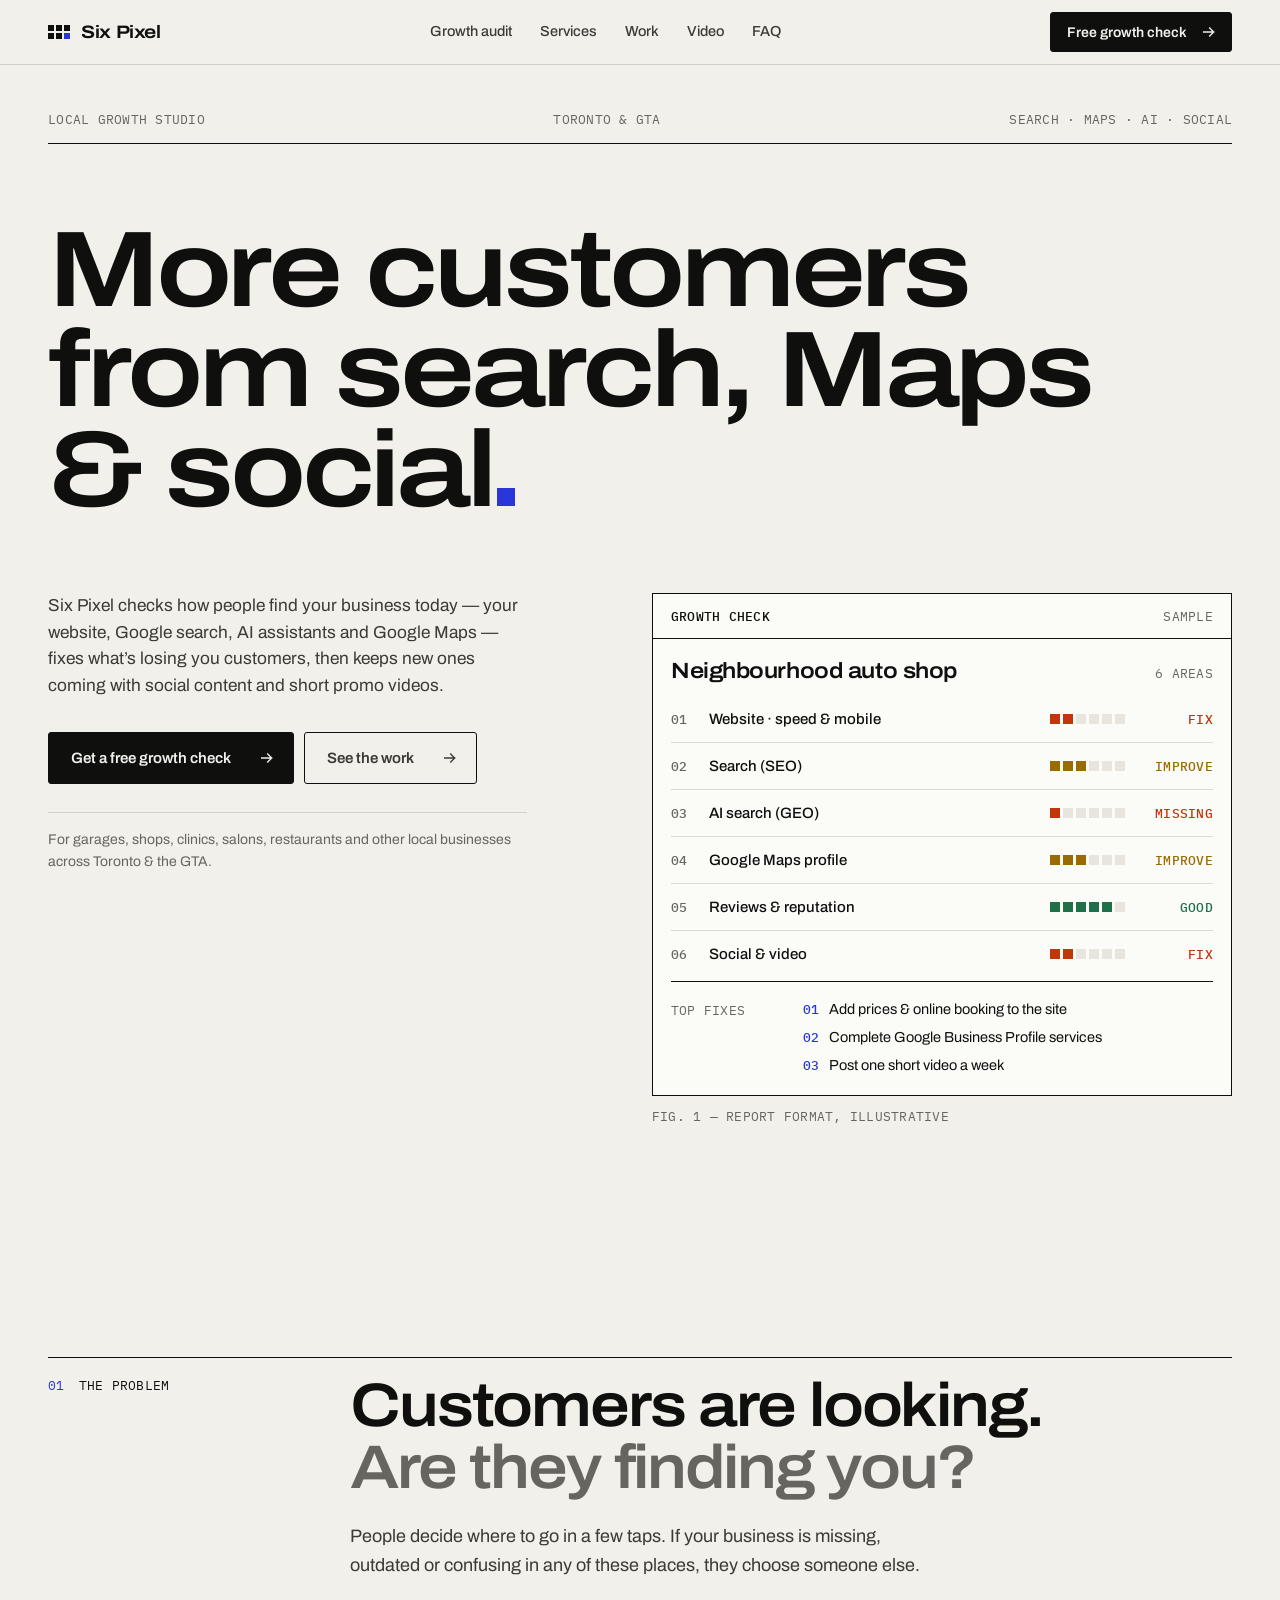
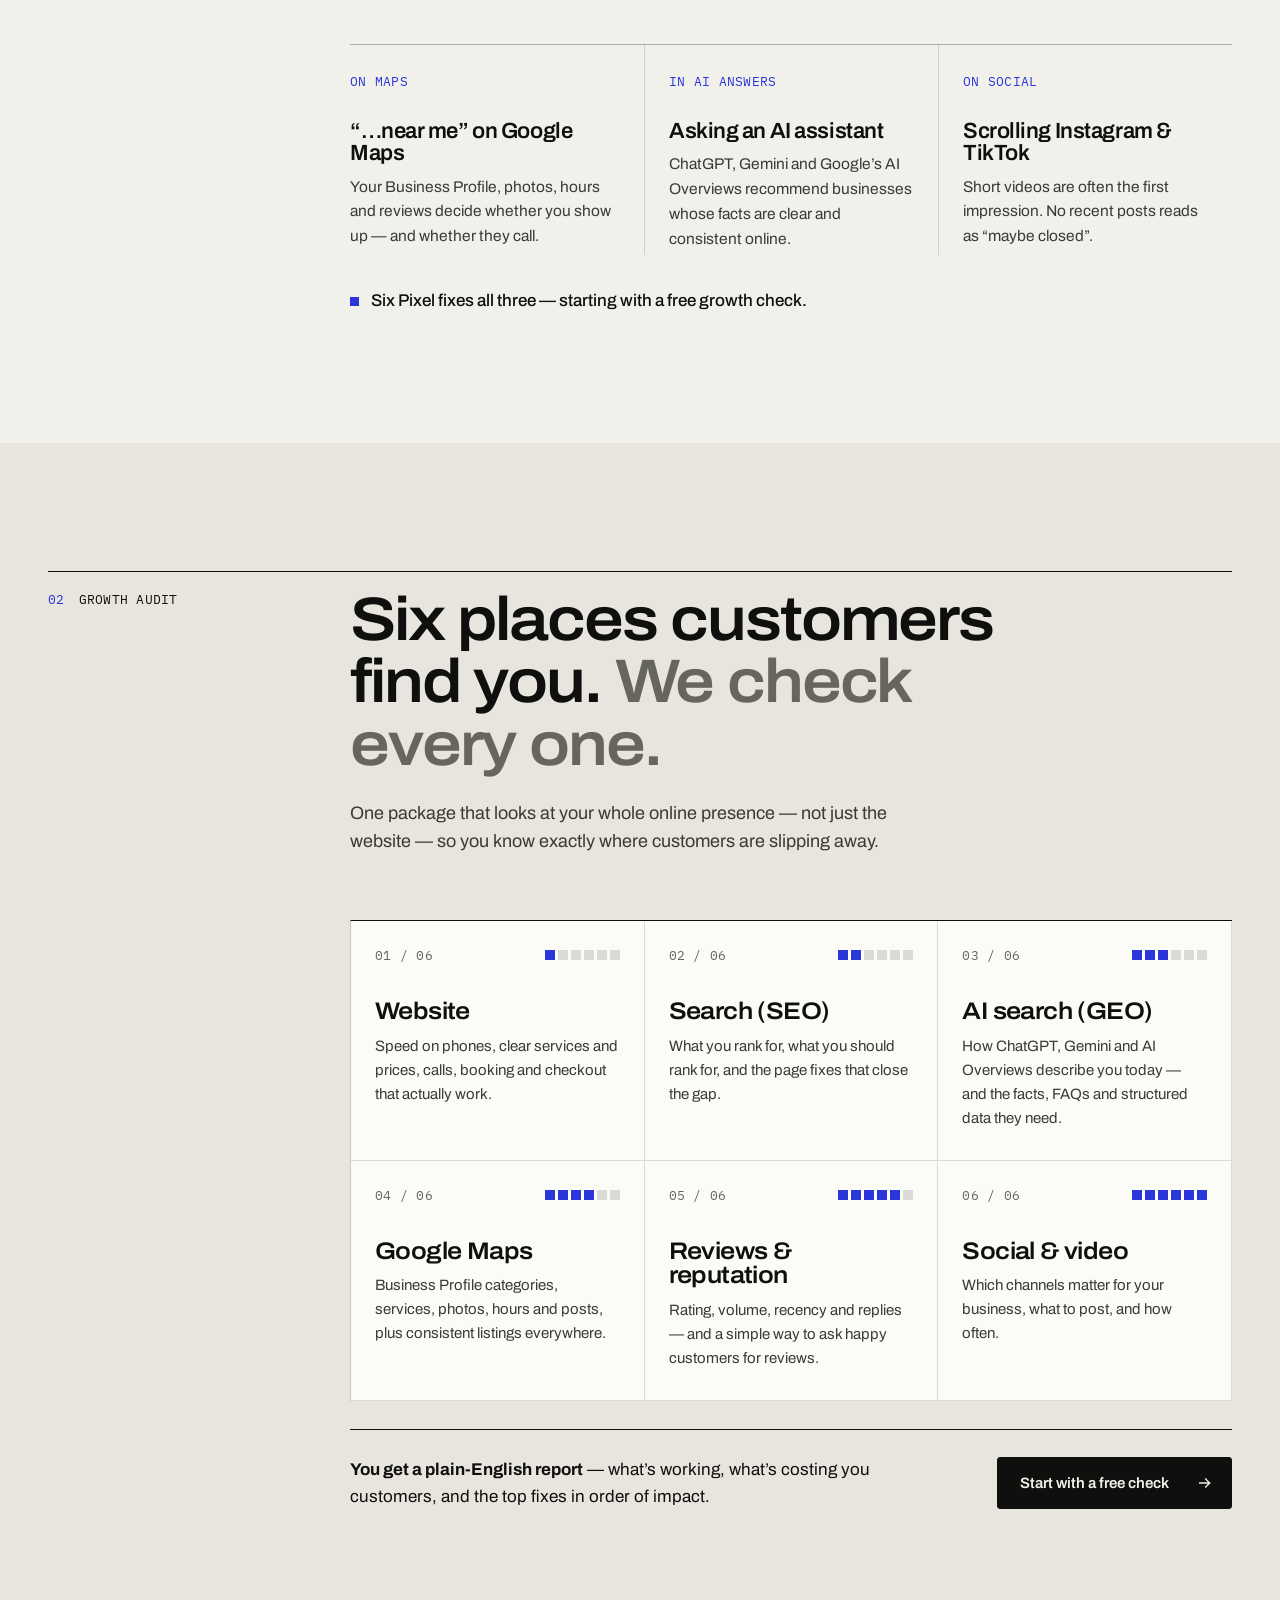
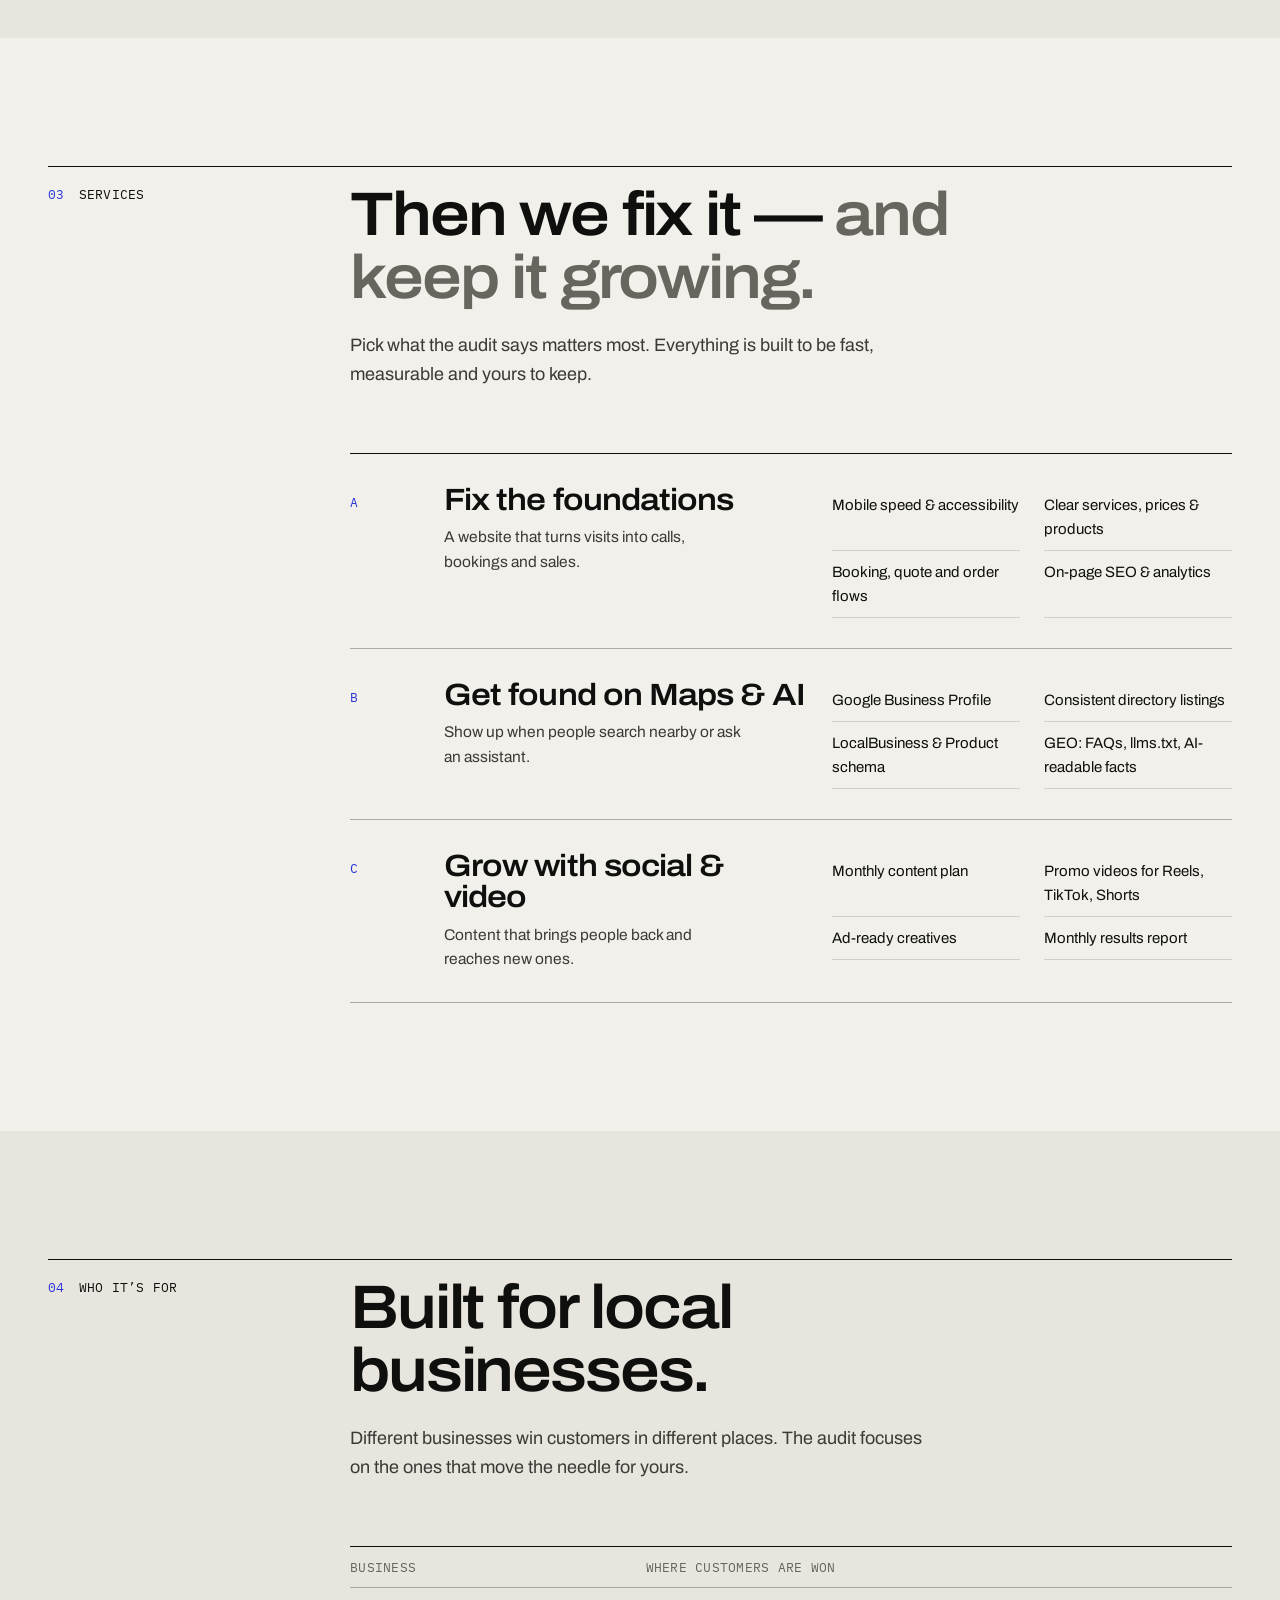
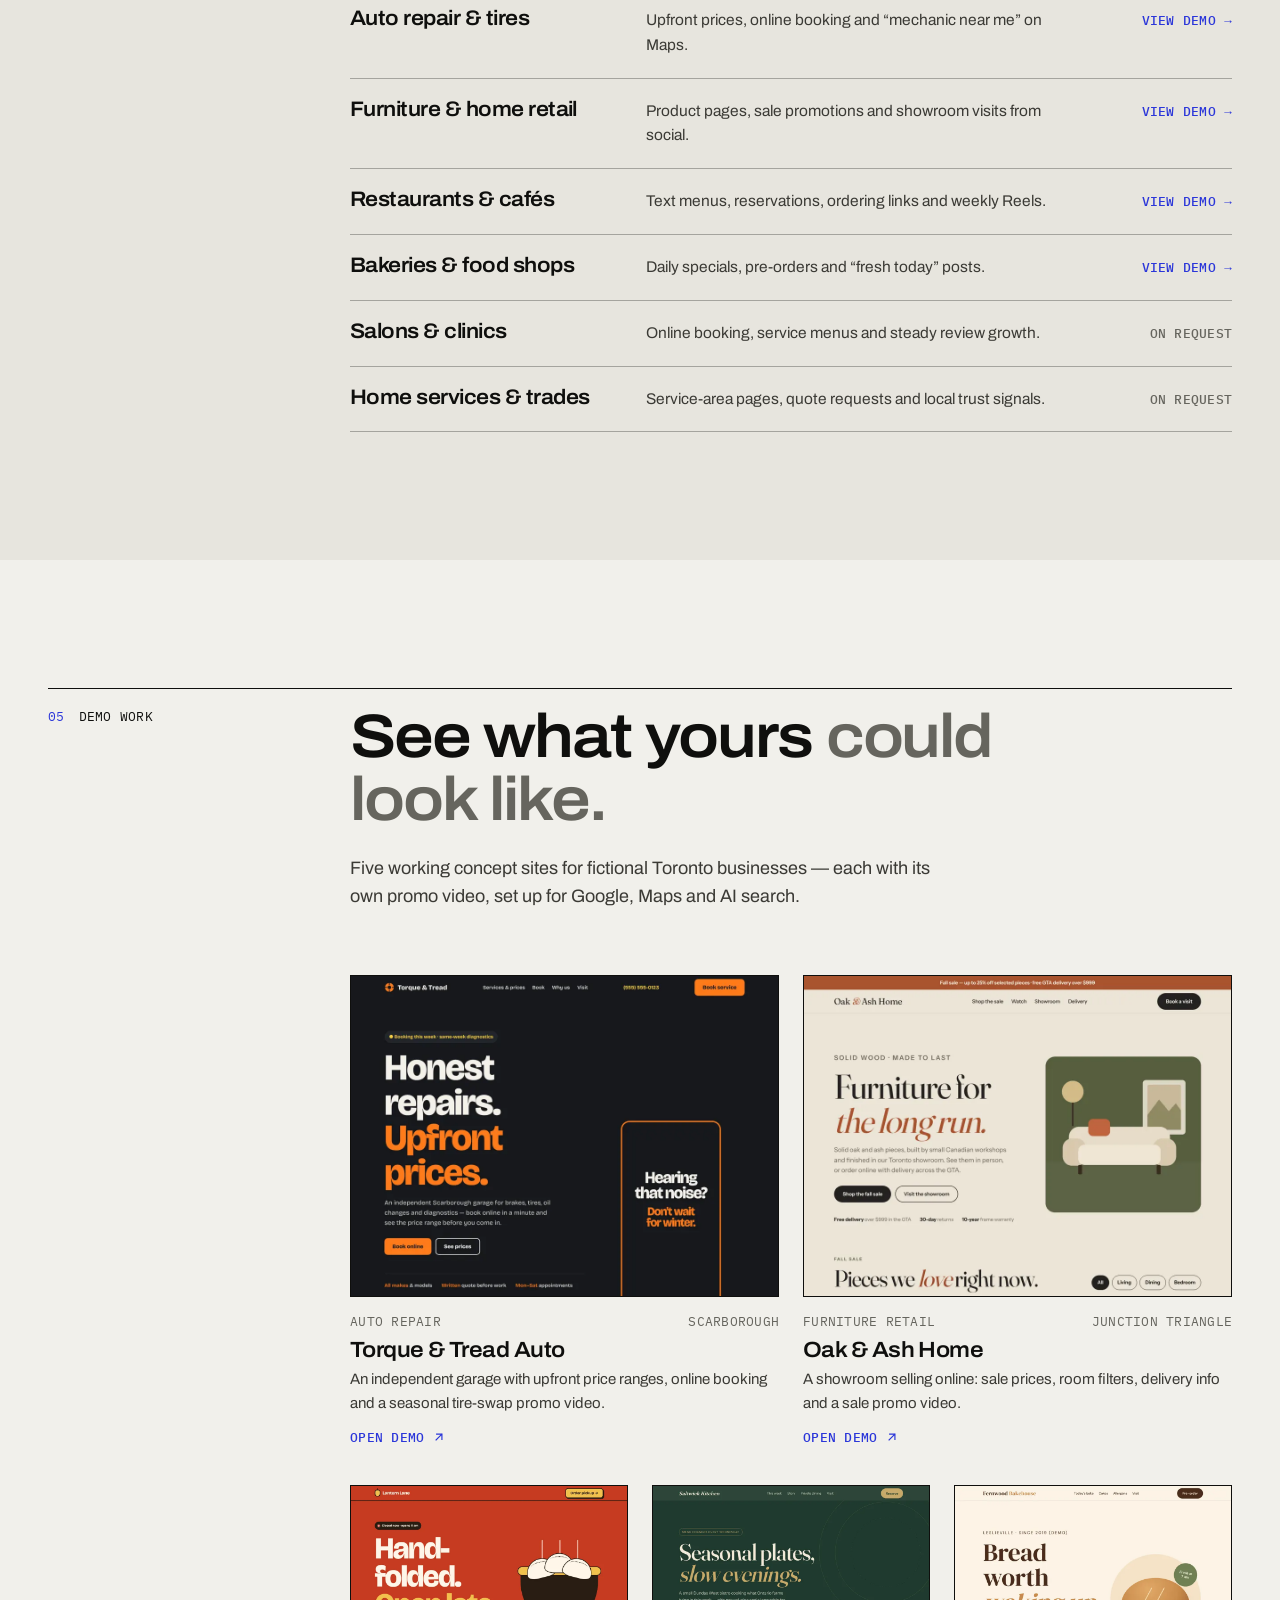
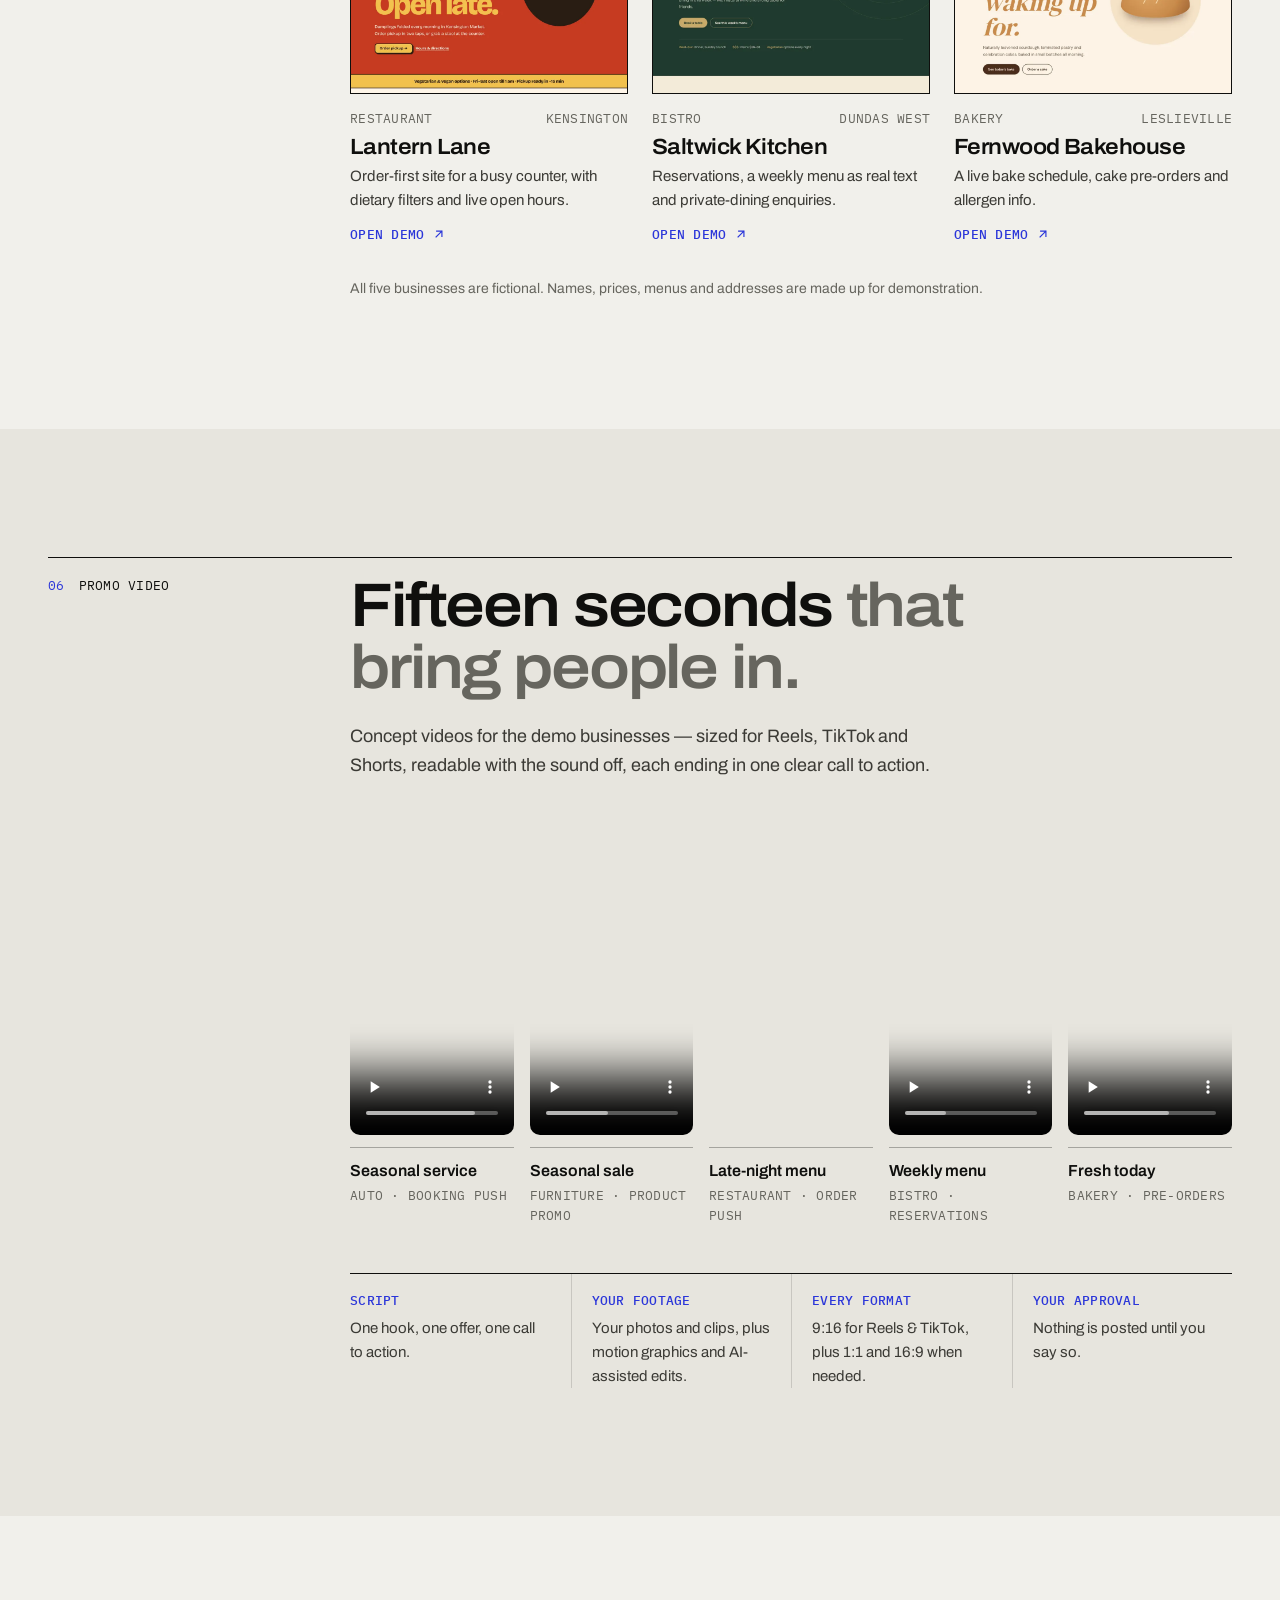
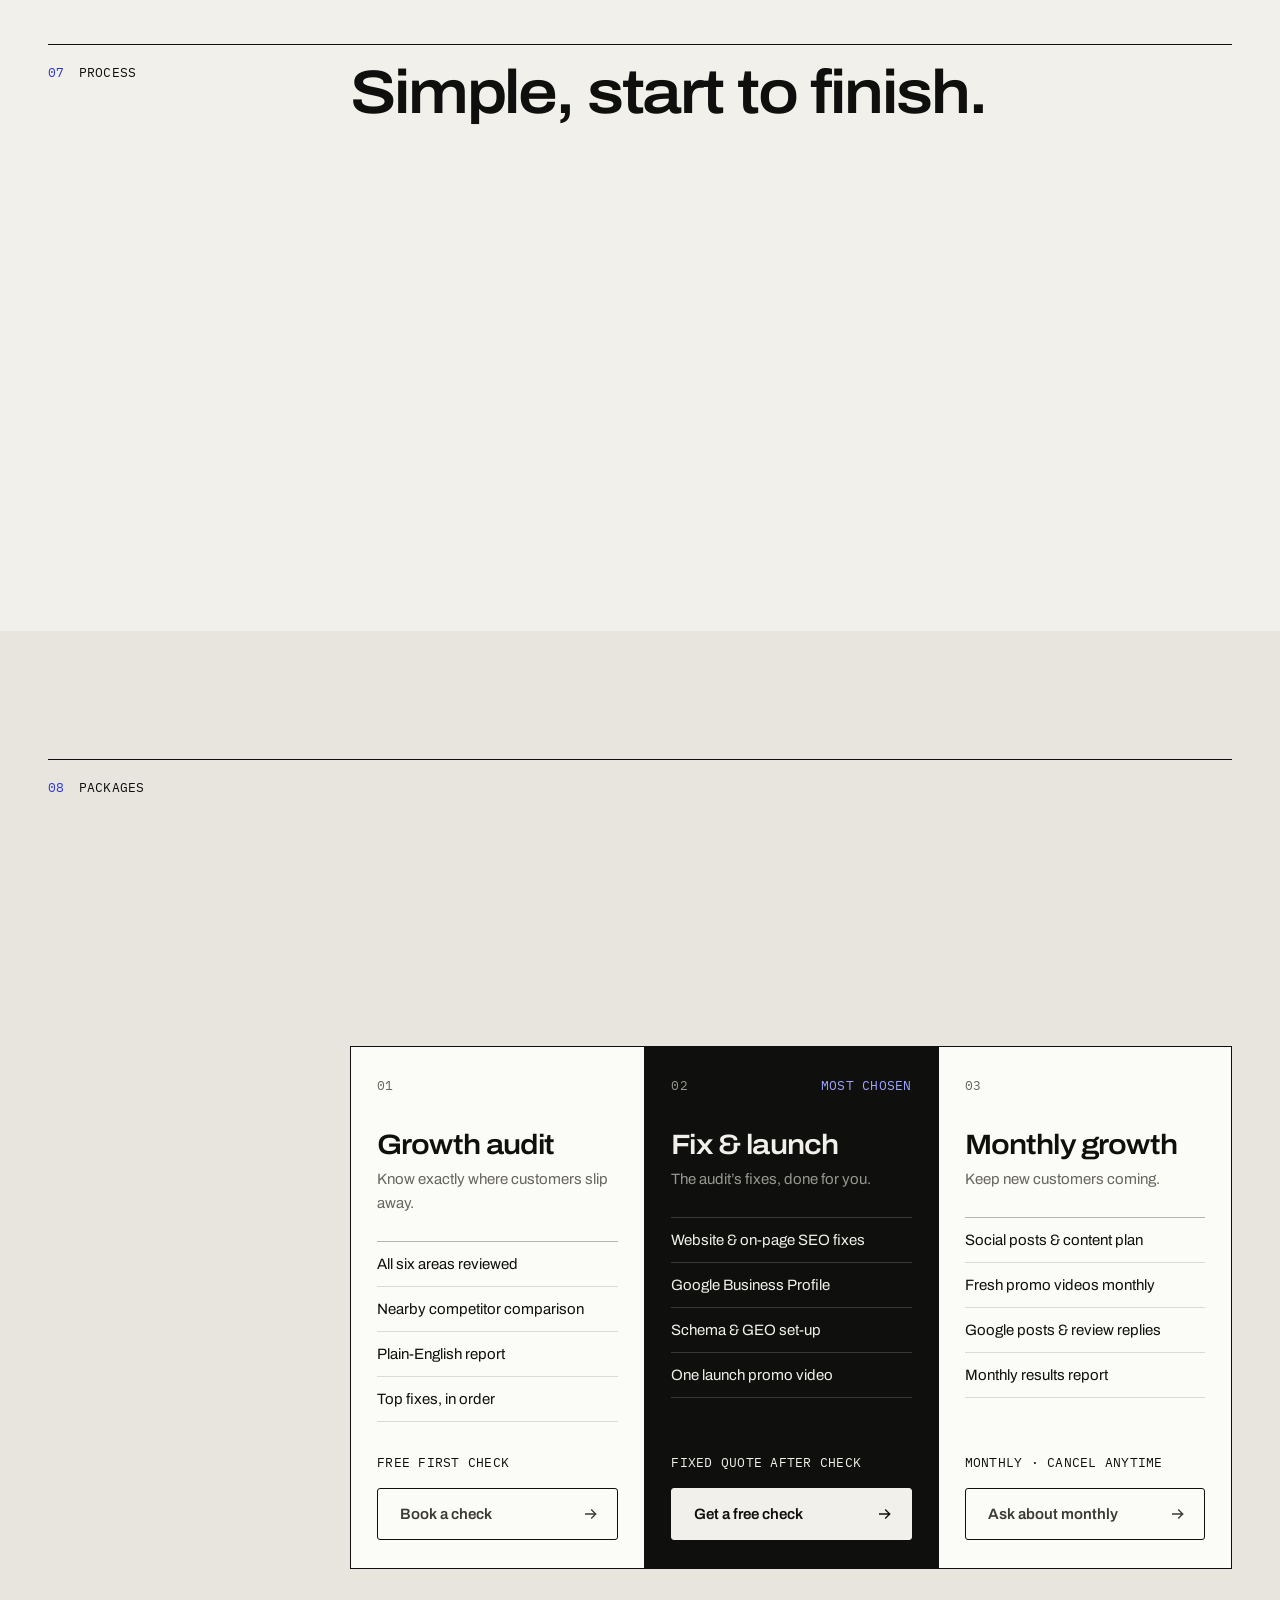
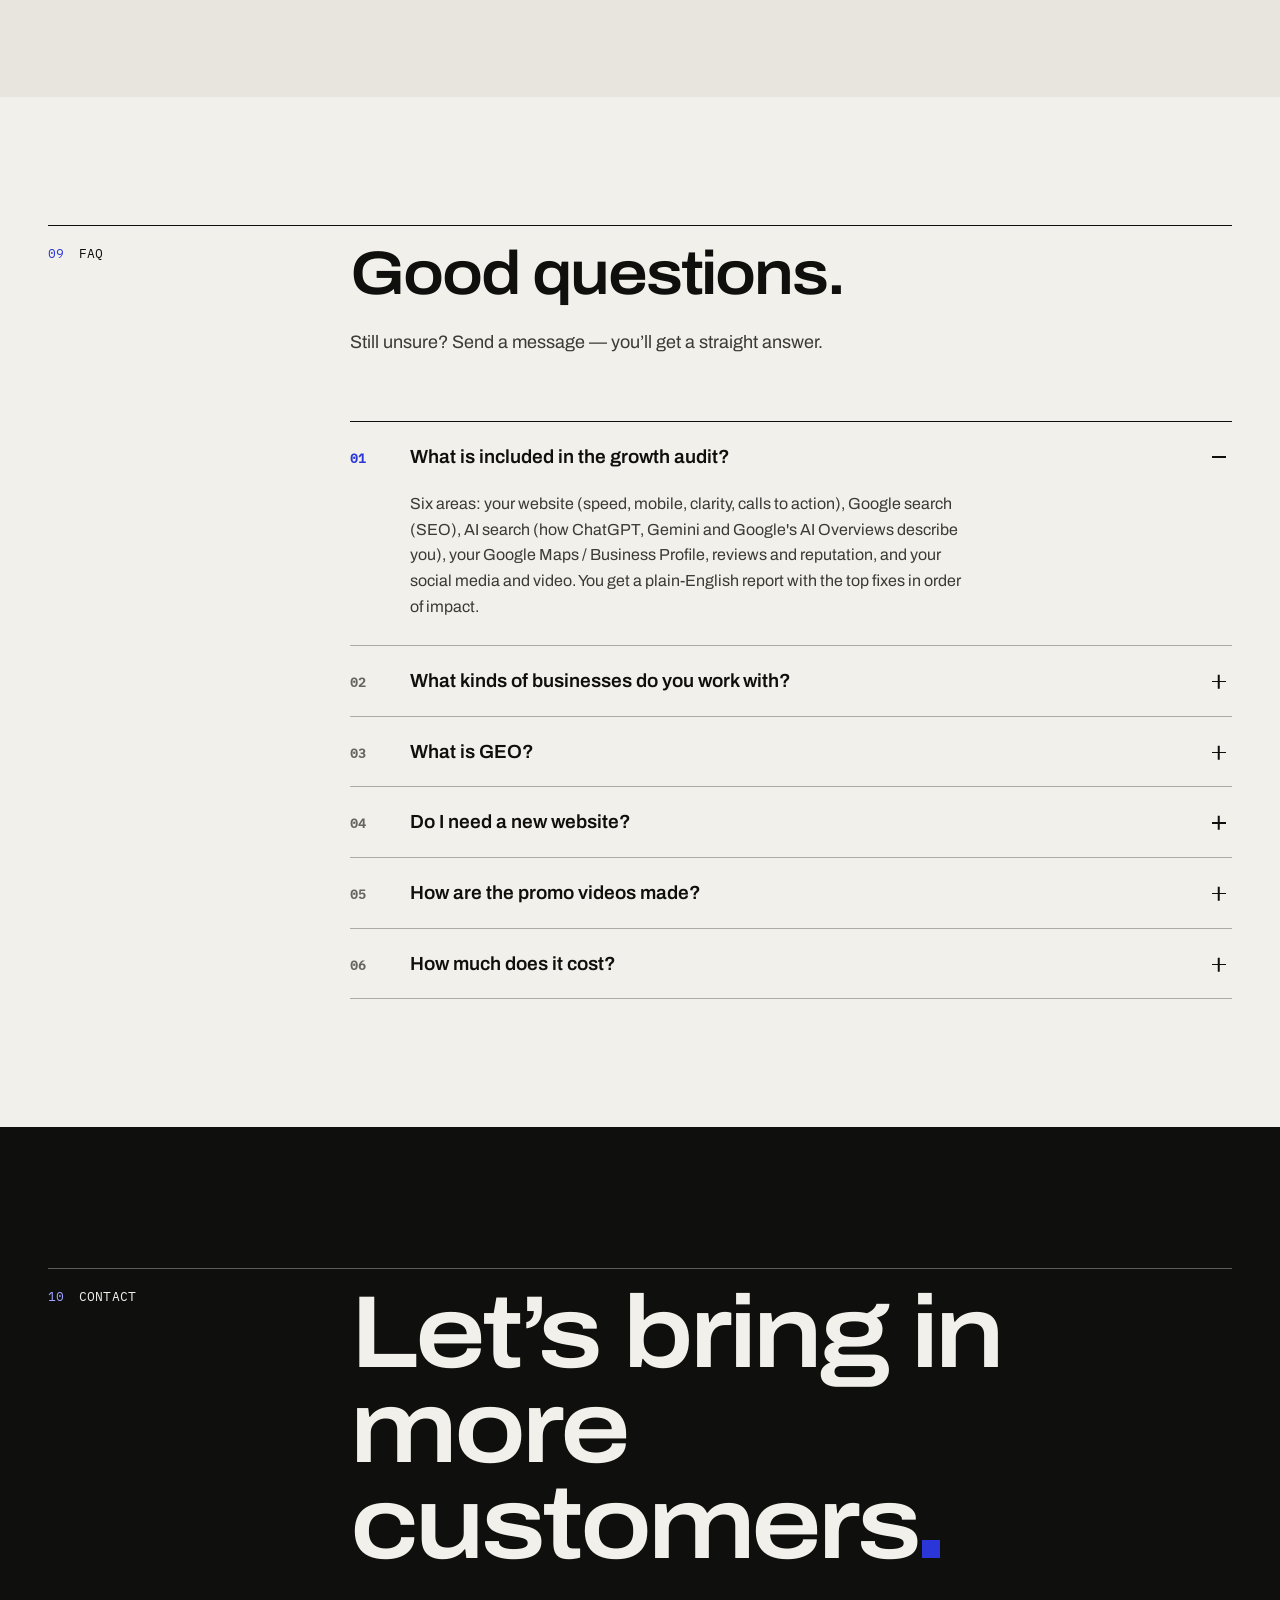
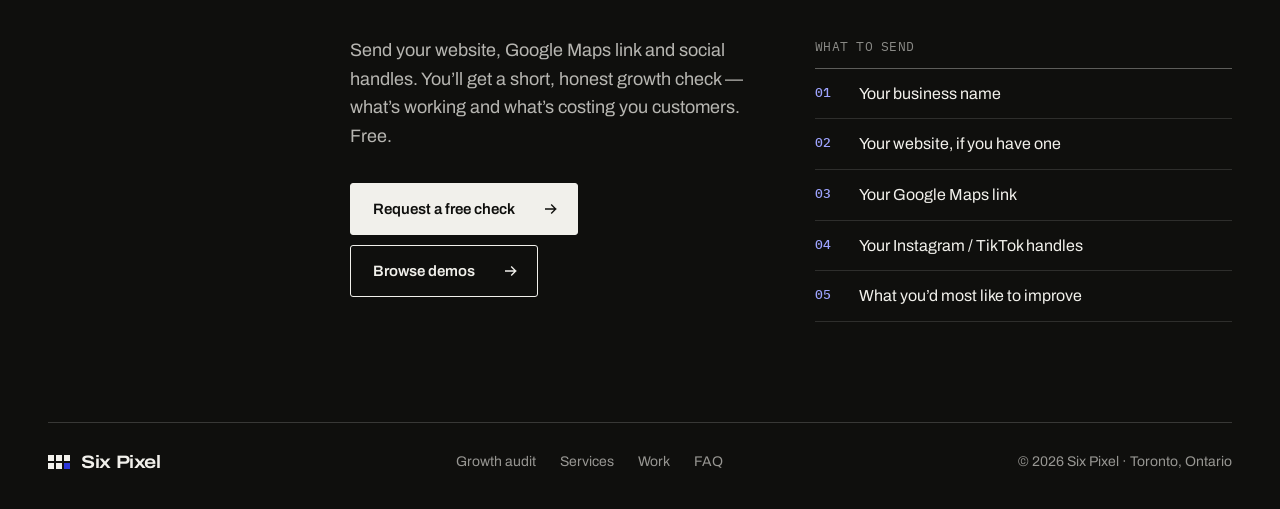
<file: index.html>
<!DOCTYPE html>
<html lang="en-CA">
<head>
  <meta charset="utf-8">
  <meta name="viewport" content="width=device-width, initial-scale=1, viewport-fit=cover">
  <title>Six Pixel · Get More Customers from Google, Maps &amp; Social — Toronto</title>
  <meta name="description" content="Six Pixel helps Toronto local businesses get more customers: a growth audit of your website, SEO, AI search and Google Maps, then fixes, social media content and promo videos.">
  <link rel="canonical" href="https://xuanchen97.github.io/sixpixel-studio/">
  <meta name="robots" content="index, follow, max-image-preview:large">
  <meta name="theme-color" content="#f1f0eb">
  <meta property="og:type" content="website">
  <meta property="og:site_name" content="Six Pixel">
  <meta property="og:locale" content="en_CA">
  <meta property="og:url" content="https://xuanchen97.github.io/sixpixel-studio/">
  <meta property="og:title" content="Six Pixel · More customers from search, Maps &amp; social">
  <meta property="og:description" content="Growth audits, website &amp; SEO fixes, Google Maps and AI-search visibility, social content and promo videos for Toronto local businesses.">
  <meta property="og:image" content="https://xuanchen97.github.io/sixpixel-studio/assets/og-image.png">
  <meta property="og:image:width" content="1200">
  <meta property="og:image:height" content="630">
  <meta name="twitter:card" content="summary_large_image">
  <link rel="icon" href="favicon.svg" type="image/svg+xml">
  <link rel="preload" href="assets/fonts/archivo.woff2" as="font" type="font/woff2" crossorigin>
  <link rel="preload" href="assets/fonts/plex-mono-500.woff2" as="font" type="font/woff2" crossorigin>
  <link rel="stylesheet" href="css/site.css">
  <script>document.documentElement.classList.add('js')</script>
  <script type="application/ld+json">
  {
    "@context": "https://schema.org",
    "@graph": [
      {
        "@type": "ProfessionalService",
        "@id": "https://xuanchen97.github.io/sixpixel-studio/#business",
        "name": "Six Pixel",
        "description": "Customer-growth studio for local businesses in Toronto and the GTA: growth audits of website, SEO, AI search (GEO) and Google Maps presence, website fixes, social media content and short promo videos.",
        "url": "https://xuanchen97.github.io/sixpixel-studio/",
        "logo": "https://xuanchen97.github.io/sixpixel-studio/favicon.svg",
        "image": "https://xuanchen97.github.io/sixpixel-studio/assets/og-image.png",
        "email": "mailto:jasonliu97424@gmail.com",
        "areaServed": [{ "@type": "City", "name": "Toronto" }, { "@type": "AdministrativeArea", "name": "Greater Toronto Area" }],
        "knowsAbout": ["Local SEO", "Google Business Profile optimization", "Generative engine optimization", "Website audits", "Schema.org structured data", "Social media marketing", "Short-form promo video", "Small business websites"],
        "hasOfferCatalog": {
          "@type": "OfferCatalog",
          "name": "Services",
          "itemListElement": [
            { "@type": "Offer", "itemOffered": { "@type": "Service", "name": "Growth audit: website, SEO, AI search, Google Maps, reviews and social" } },
            { "@type": "Offer", "itemOffered": { "@type": "Service", "name": "Website and SEO fixes" } },
            { "@type": "Offer", "itemOffered": { "@type": "Service", "name": "Google Maps and AI-search (GEO) visibility" } },
            { "@type": "Offer", "itemOffered": { "@type": "Service", "name": "Social media content and promo videos" } }
          ]
        }
      },
      {
        "@type": "WebSite",
        "@id": "https://xuanchen97.github.io/sixpixel-studio/#website",
        "url": "https://xuanchen97.github.io/sixpixel-studio/",
        "name": "Six Pixel",
        "publisher": { "@id": "https://xuanchen97.github.io/sixpixel-studio/#business" }
      },
      {
        "@type": "FAQPage",
        "mainEntity": [
          { "@type": "Question", "name": "What is included in the growth audit?", "acceptedAnswer": { "@type": "Answer", "text": "Six areas: your website (speed, mobile, clarity, calls to action), Google search (SEO), AI search (how ChatGPT, Gemini and Google's AI Overviews describe you), your Google Maps / Business Profile, reviews and reputation, and your social media and video. You get a plain-English report with the top fixes in order of impact." } },
          { "@type": "Question", "name": "What kinds of businesses do you work with?", "acceptedAnswer": { "@type": "Answer", "text": "Local businesses in Toronto and the GTA that rely on nearby customers — auto repair shops, furniture and home stores, restaurants and cafés, bakeries, salons, clinics and home-service trades." } },
          { "@type": "Question", "name": "What is GEO?", "acceptedAnswer": { "@type": "Answer", "text": "GEO (generative engine optimization) means making your business easy for AI assistants to understand and recommend. It relies on clear, consistent facts — services, prices, hours, location and FAQs — on your website and Google Business Profile, plus structured data." } },
          { "@type": "Question", "name": "Do I need a new website?", "acceptedAnswer": { "@type": "Answer", "text": "Often not. If your current site can be fixed, Six Pixel fixes it. A rebuild is only recommended when it is cheaper or clearly better for you." } },
          { "@type": "Question", "name": "How are the promo videos made?", "acceptedAnswer": { "@type": "Answer", "text": "Short vertical videos for Instagram Reels, TikTok and YouTube Shorts, built from your own photos and clips plus motion graphics and AI-assisted editing, with captions. Every video is reviewed by a person and posted only with your approval." } },
          { "@type": "Question", "name": "How much does it cost?", "acceptedAnswer": { "@type": "Answer", "text": "The first growth check is free. After that you get a fixed quote for the fixes you choose, and optional monthly plans for social content and videos — no long contracts." } }
        ]
      }
    ]
  }
  </script>
</head>
<body>
  <a class="skip" href="#main">Skip to content</a>

  <header class="nav" id="nav">
    <div class="wrap">
      <a class="logo" href="./" aria-label="Six Pixel — home"><span class="logo-mark" aria-hidden="true"><i></i><i></i><i></i><i></i><i></i><i></i></span>Six Pixel</a>
      <nav class="nav-links" aria-label="Primary"><a href="#audit">Growth audit</a><a href="#services">Services</a><a href="#work">Work</a><a href="#video">Video</a><a href="#faq">FAQ</a></nav>
      <a class="btn btn-solid" href="#contact">Free growth check<svg viewBox="0 0 24 24" fill="none" stroke="currentColor" stroke-width="2" stroke-linecap="square" aria-hidden="true"><path d="M4 12h15M13 6l6 6-6 6"/></svg></a>
      <button class="menu-btn" type="button" aria-expanded="false" aria-controls="mobile-menu" aria-label="Open menu"><span class="menu-inner"><span></span><span></span></span></button>
    </div>
  </header>
  <div class="mobile-menu" id="mobile-menu" inert>
    <a href="#audit">Growth audit</a><a href="#services">Services</a><a href="#work">Work</a><a href="#video">Video</a><a href="#faq">FAQ</a>
    <a class="btn btn-solid" href="#contact">Free growth check<svg viewBox="0 0 24 24" fill="none" stroke="currentColor" stroke-width="2" stroke-linecap="square" aria-hidden="true"><path d="M4 12h15M13 6l6 6-6 6"/></svg></a>
  </div>

  <main id="main">
    <section class="hero" aria-labelledby="hero-title">
      <div class="wrap">
        <div class="hero-meta mono"><span>Local growth studio</span><span>Toronto &amp; GTA</span><span>Search · Maps · AI · Social</span></div>
        <h1 id="hero-title" data-reveal>More customers from search, Maps &amp; social<span class="dot" aria-hidden="true"></span></h1>
        <div class="hero-grid">
          <div class="hero-copy" data-reveal style="--d:120ms">
            <p class="hero-lead">Six Pixel checks how people find your business today — your website, Google search, AI assistants and Google Maps — fixes what’s losing you customers, then keeps new ones coming with social content and short promo videos.</p>
            <div class="hero-cta">
              <a class="btn btn-solid" href="#contact">Get a free growth check<svg viewBox="0 0 24 24" fill="none" stroke="currentColor" stroke-width="2" stroke-linecap="square" aria-hidden="true"><path d="M4 12h15M13 6l6 6-6 6"/></svg></a>
              <a class="btn btn-line" href="#work">See the work<svg viewBox="0 0 24 24" fill="none" stroke="currentColor" stroke-width="2" stroke-linecap="square" aria-hidden="true"><path d="M4 12h15M13 6l6 6-6 6"/></svg></a>
            </div>
            <p class="hero-note">For garages, shops, clinics, salons, restaurants and other local businesses across Toronto &amp; the GTA.</p>
          </div>
          <figure class="stage" data-reveal style="--d:220ms">
            <div class="report" role="img" aria-label="Sample growth check report for a neighbourhood auto shop, scoring six areas and listing the top three fixes">
              <div class="report-head mono"><b>Growth check</b><span>Sample</span></div>
              <div class="report-title"><strong>Neighbourhood auto shop</strong><span class="mono">6 areas</span></div>
              <ol class="report-rows"><li class="r-row"><span class="n mono">01</span>Website · speed &amp; mobile<span class="meter" data-s="bad" aria-hidden="true"><i class="on"></i><i class="on"></i><i></i><i></i><i></i><i></i></span><span class="st mono st-bad">Fix</span></li><li class="r-row"><span class="n mono">02</span>Search (SEO)<span class="meter" data-s="mid" aria-hidden="true"><i class="on"></i><i class="on"></i><i class="on"></i><i></i><i></i><i></i></span><span class="st mono st-mid">Improve</span></li><li class="r-row"><span class="n mono">03</span>AI search (GEO)<span class="meter" data-s="bad" aria-hidden="true"><i class="on"></i><i></i><i></i><i></i><i></i><i></i></span><span class="st mono st-bad">Missing</span></li><li class="r-row"><span class="n mono">04</span>Google Maps profile<span class="meter" data-s="mid" aria-hidden="true"><i class="on"></i><i class="on"></i><i class="on"></i><i></i><i></i><i></i></span><span class="st mono st-mid">Improve</span></li><li class="r-row"><span class="n mono">05</span>Reviews &amp; reputation<span class="meter" data-s="ok" aria-hidden="true"><i class="on"></i><i class="on"></i><i class="on"></i><i class="on"></i><i class="on"></i><i></i></span><span class="st mono st-ok">Good</span></li><li class="r-row"><span class="n mono">06</span>Social &amp; video<span class="meter" data-s="bad" aria-hidden="true"><i class="on"></i><i class="on"></i><i></i><i></i><i></i><i></i></span><span class="st mono st-bad">Fix</span></li></ol>
              <div class="report-fix"><span class="mono">Top fixes</span><ol><li>Add prices &amp; online booking to the site</li><li>Complete Google Business Profile services</li><li>Post one short video a week</li></ol></div>
            </div>
            <figcaption class="fig mono">Fig. 1 — Report format, illustrative</figcaption>
          </figure>
        </div>
      </div>
    </section>

    <section class="sec" aria-labelledby="find-title">
      <div class="wrap sec-grid">
        <p class="sec-label mono"><span>01</span>The problem</p>
        <div class="sec-body">
          <h2 id="find-title" data-reveal>Customers are looking. <em>Are they finding you?</em></h2>
          <p class="sec-lead" data-reveal>People decide where to go in a few taps. If your business is missing, outdated or confusing in any of these places, they choose someone else.</p>
          <div class="block cols" style="--n:3" data-reveal>
            <div class="col"><span class="mono">On Maps</span><h3>“…near me” on Google Maps</h3><p>Your Business Profile, photos, hours and reviews decide whether you show up — and whether they call.</p></div>
            <div class="col"><span class="mono">In AI answers</span><h3>Asking an AI assistant</h3><p>ChatGPT, Gemini and Google’s AI Overviews recommend businesses whose facts are clear and consistent online.</p></div>
            <div class="col"><span class="mono">On social</span><h3>Scrolling Instagram &amp; TikTok</h3><p>Short videos are often the first impression. No recent posts reads as “maybe closed”.</p></div>
          </div>
          <p class="cols-note" data-reveal>Six Pixel fixes all three — starting with a free growth check.</p>
        </div>
      </div>
    </section>

    <section class="sec sec-alt" id="audit" aria-labelledby="audit-title">
      <div class="wrap sec-grid">
        <p class="sec-label mono"><span>02</span>Growth audit</p>
        <div class="sec-body">
          <h2 id="audit-title" data-reveal>Six places customers find you. <em>We check every one.</em></h2>
          <p class="sec-lead" data-reveal>One package that looks at your whole online presence — not just the website — so you know exactly where customers are slipping away.</p>
          <ol class="block audit" data-reveal><li><div class="audit-top"><span class="mono">01 / 06</span><span class="meter" aria-hidden="true"><i class="on"></i><i></i><i></i><i></i><i></i><i></i></span></div><h3>Website</h3><p>Speed on phones, clear services and prices, calls, booking and checkout that actually work.</p></li><li><div class="audit-top"><span class="mono">02 / 06</span><span class="meter" aria-hidden="true"><i class="on"></i><i class="on"></i><i></i><i></i><i></i><i></i></span></div><h3>Search (SEO)</h3><p>What you rank for, what you should rank for, and the page fixes that close the gap.</p></li><li><div class="audit-top"><span class="mono">03 / 06</span><span class="meter" aria-hidden="true"><i class="on"></i><i class="on"></i><i class="on"></i><i></i><i></i><i></i></span></div><h3>AI search (GEO)</h3><p>How ChatGPT, Gemini and AI Overviews describe you today — and the facts, FAQs and structured data they need.</p></li><li><div class="audit-top"><span class="mono">04 / 06</span><span class="meter" aria-hidden="true"><i class="on"></i><i class="on"></i><i class="on"></i><i class="on"></i><i></i><i></i></span></div><h3>Google Maps</h3><p>Business Profile categories, services, photos, hours and posts, plus consistent listings everywhere.</p></li><li><div class="audit-top"><span class="mono">05 / 06</span><span class="meter" aria-hidden="true"><i class="on"></i><i class="on"></i><i class="on"></i><i class="on"></i><i class="on"></i><i></i></span></div><h3>Reviews &amp; reputation</h3><p>Rating, volume, recency and replies — and a simple way to ask happy customers for reviews.</p></li><li><div class="audit-top"><span class="mono">06 / 06</span><span class="meter" aria-hidden="true"><i class="on"></i><i class="on"></i><i class="on"></i><i class="on"></i><i class="on"></i><i class="on"></i></span></div><h3>Social &amp; video</h3><p>Which channels matter for your business, what to post, and how often.</p></li></ol>
          <div class="audit-out" data-reveal>
            <p><strong>You get a plain-English report</strong> — what’s working, what’s costing you customers, and the top fixes in order of impact.</p>
            <a class="btn btn-solid" href="#contact">Start with a free check<svg viewBox="0 0 24 24" fill="none" stroke="currentColor" stroke-width="2" stroke-linecap="square" aria-hidden="true"><path d="M4 12h15M13 6l6 6-6 6"/></svg></a>
          </div>
        </div>
      </div>
    </section>

    <section class="sec" id="services" aria-labelledby="services-title">
      <div class="wrap sec-grid">
        <p class="sec-label mono"><span>03</span>Services</p>
        <div class="sec-body">
          <h2 id="services-title" data-reveal>Then we fix it — <em>and keep it growing.</em></h2>
          <p class="sec-lead" data-reveal>Pick what the audit says matters most. Everything is built to be fast, measurable and yours to keep.</p>
          <div class="block rows"><article class="svc" data-reveal><span class="mono">A</span><div><h3>Fix the foundations</h3><p>A website that turns visits into calls, bookings and sales.</p></div><ul><li>Mobile speed &amp; accessibility</li><li>Clear services, prices &amp; products</li><li>Booking, quote and order flows</li><li>On-page SEO &amp; analytics</li></ul></article><article class="svc" data-reveal><span class="mono">B</span><div><h3>Get found on Maps &amp; AI</h3><p>Show up when people search nearby or ask an assistant.</p></div><ul><li>Google Business Profile</li><li>Consistent directory listings</li><li>LocalBusiness &amp; Product schema</li><li>GEO: FAQs, llms.txt, AI-readable facts</li></ul></article><article class="svc" data-reveal><span class="mono">C</span><div><h3>Grow with social &amp; video</h3><p>Content that brings people back and reaches new ones.</p></div><ul><li>Monthly content plan</li><li>Promo videos for Reels, TikTok, Shorts</li><li>Ad-ready creatives</li><li>Monthly results report</li></ul></article></div>
        </div>
      </div>
    </section>

    <section class="sec sec-alt" id="industries" aria-labelledby="ind-title">
      <div class="wrap sec-grid">
        <p class="sec-label mono"><span>04</span>Who it’s for</p>
        <div class="sec-body">
          <h2 id="ind-title" data-reveal>Built for local businesses.</h2>
          <p class="sec-lead" data-reveal>Different businesses win customers in different places. The audit focuses on the ones that move the needle for yours.</p>
          <div class="block table" data-reveal><div class="t-row t-head mono"><span>Business</span><span>Where customers are won</span><span></span></div><div class="t-row"><h3>Auto repair &amp; tires</h3><p>Upfront prices, online booking and “mechanic near me” on Maps.</p><a href="demos/auto/">View demo →</a></div><div class="t-row"><h3>Furniture &amp; home retail</h3><p>Product pages, sale promotions and showroom visits from social.</p><a href="demos/furniture/">View demo →</a></div><div class="t-row"><h3>Restaurants &amp; cafés</h3><p>Text menus, reservations, ordering links and weekly Reels.</p><a href="demos/lantern/">View demo →</a></div><div class="t-row"><h3>Bakeries &amp; food shops</h3><p>Daily specials, pre-orders and “fresh today” posts.</p><a href="demos/fernwood/">View demo →</a></div><div class="t-row"><h3>Salons &amp; clinics</h3><p>Online booking, service menus and steady review growth.</p><span class="na">On request</span></div><div class="t-row"><h3>Home services &amp; trades</h3><p>Service-area pages, quote requests and local trust signals.</p><span class="na">On request</span></div></div>
        </div>
      </div>
    </section>

    <section class="sec" id="work" aria-labelledby="work-title">
      <div class="wrap sec-grid">
        <p class="sec-label mono"><span>05</span>Demo work</p>
        <div class="sec-body">
          <h2 id="work-title" data-reveal>See what yours <em>could look like.</em></h2>
          <p class="sec-lead" data-reveal>Five working concept sites for fictional Toronto businesses — each with its own promo video, set up for Google, Maps and AI search.</p>
          <div class="block work"><a class="case" href="demos/auto/" data-reveal style="--d:0ms"><div class="case-shot"><img src="assets/img/work/auto.webp" width="960" height="720" loading="lazy" alt="Homepage of the Torque &amp; Tread Auto demo site"></div><div class="case-meta mono"><span>Auto repair</span><span>Scarborough</span></div><h3>Torque &amp; Tread Auto</h3><p>An independent garage with upfront price ranges, online booking and a seasonal tire-swap promo video.</p><span class="case-link">Open demo <svg viewBox="0 0 24 24" fill="none" stroke="currentColor" stroke-width="2" stroke-linecap="square" aria-hidden="true"><path d="M7 17 17 7M8 7h9v9"/></svg></span></a><a class="case" href="demos/furniture/" data-reveal style="--d:70ms"><div class="case-shot"><img src="assets/img/work/furniture.webp" width="960" height="720" loading="lazy" alt="Homepage of the Oak &amp; Ash Home demo site"></div><div class="case-meta mono"><span>Furniture retail</span><span>Junction Triangle</span></div><h3>Oak &amp; Ash Home</h3><p>A showroom selling online: sale prices, room filters, delivery info and a sale promo video.</p><span class="case-link">Open demo <svg viewBox="0 0 24 24" fill="none" stroke="currentColor" stroke-width="2" stroke-linecap="square" aria-hidden="true"><path d="M7 17 17 7M8 7h9v9"/></svg></span></a><a class="case" href="demos/lantern/" data-reveal style="--d:140ms"><div class="case-shot"><img src="assets/img/work/lantern.webp" width="960" height="720" loading="lazy" alt="Homepage of the Lantern Lane demo site"></div><div class="case-meta mono"><span>Restaurant</span><span>Kensington</span></div><h3>Lantern Lane</h3><p>Order-first site for a busy counter, with dietary filters and live open hours.</p><span class="case-link">Open demo <svg viewBox="0 0 24 24" fill="none" stroke="currentColor" stroke-width="2" stroke-linecap="square" aria-hidden="true"><path d="M7 17 17 7M8 7h9v9"/></svg></span></a><a class="case" href="demos/saltwick/" data-reveal style="--d:0ms"><div class="case-shot"><img src="assets/img/work/saltwick.webp" width="960" height="720" loading="lazy" alt="Homepage of the Saltwick Kitchen demo site"></div><div class="case-meta mono"><span>Bistro</span><span>Dundas West</span></div><h3>Saltwick Kitchen</h3><p>Reservations, a weekly menu as real text and private-dining enquiries.</p><span class="case-link">Open demo <svg viewBox="0 0 24 24" fill="none" stroke="currentColor" stroke-width="2" stroke-linecap="square" aria-hidden="true"><path d="M7 17 17 7M8 7h9v9"/></svg></span></a><a class="case" href="demos/fernwood/" data-reveal style="--d:70ms"><div class="case-shot"><img src="assets/img/work/fernwood.webp" width="960" height="720" loading="lazy" alt="Homepage of the Fernwood Bakehouse demo site"></div><div class="case-meta mono"><span>Bakery</span><span>Leslieville</span></div><h3>Fernwood Bakehouse</h3><p>A live bake schedule, cake pre-orders and allergen info.</p><span class="case-link">Open demo <svg viewBox="0 0 24 24" fill="none" stroke="currentColor" stroke-width="2" stroke-linecap="square" aria-hidden="true"><path d="M7 17 17 7M8 7h9v9"/></svg></span></a></div>
          <p class="fineprint">All five businesses are fictional. Names, prices, menus and addresses are made up for demonstration.</p>
        </div>
      </div>
    </section>

    <section class="sec sec-alt" id="video" aria-labelledby="video-title">
      <div class="wrap sec-grid">
        <p class="sec-label mono"><span>06</span>Promo video</p>
        <div class="sec-body">
          <h2 id="video-title" data-reveal>Fifteen seconds <em>that bring people in.</em></h2>
          <p class="sec-lead" data-reveal>Concept videos for the demo businesses — sized for Reels, TikTok and Shorts, readable with the sound off, each ending in one clear call to action.</p>
          <div class="block reels"><figure class="reel-card" data-reveal style="--d:0ms"><div class="reel"><video data-autoplay muted loop playsinline controls preload="none" poster="assets/img/auto-reel-poster.webp" width="1080" height="1920" aria-label="Auto repair seasonal service promo"><source src="assets/video/auto-reel.mp4" type="video/mp4"><source src="assets/video/auto-reel.webm" type="video/webm"></video></div><figcaption><b>Seasonal service</b><span class="mono">Auto · booking push</span></figcaption></figure><figure class="reel-card" data-reveal style="--d:60ms"><div class="reel"><video data-autoplay muted loop playsinline controls preload="none" poster="assets/img/furniture-reel-poster.webp" width="1080" height="1920" aria-label="Furniture store fall sale promo"><source src="assets/video/furniture-reel.mp4" type="video/mp4"><source src="assets/video/furniture-reel.webm" type="video/webm"></video></div><figcaption><b>Seasonal sale</b><span class="mono">Furniture · product promo</span></figcaption></figure><figure class="reel-card" data-reveal style="--d:120ms"><div class="reel"><video data-autoplay muted loop playsinline controls preload="none" poster="assets/img/lantern-reel-poster.webp" width="1080" height="1920" aria-label="Dumpling restaurant late-night promo"><source src="assets/video/lantern-reel.webm" type="video/webm"><source src="assets/video/lantern-reel.mp4" type="video/mp4"></video></div><figcaption><b>Late-night menu</b><span class="mono">Restaurant · order push</span></figcaption></figure><figure class="reel-card" data-reveal style="--d:180ms"><div class="reel"><video data-autoplay muted loop playsinline controls preload="none" poster="assets/img/saltwick-reel-poster.webp" width="1080" height="1920" aria-label="Bistro weekly menu promo"><source src="assets/video/saltwick-reel.mp4" type="video/mp4"><source src="assets/video/saltwick-reel.webm" type="video/webm"></video></div><figcaption><b>Weekly menu</b><span class="mono">Bistro · reservations</span></figcaption></figure><figure class="reel-card" data-reveal style="--d:240ms"><div class="reel"><video data-autoplay muted loop playsinline controls preload="none" poster="assets/img/fernwood-reel-poster.webp" width="1080" height="1920" aria-label="Bakery morning bake promo"><source src="assets/video/fernwood-reel.mp4" type="video/mp4"><source src="assets/video/fernwood-reel.webm" type="video/webm"></video></div><figcaption><b>Fresh today</b><span class="mono">Bakery · pre-orders</span></figcaption></figure></div>
          <ul class="spec" data-reveal>
            <li><b>Script</b>One hook, one offer, one call to action.</li>
            <li><b>Your footage</b>Your photos and clips, plus motion graphics and AI-assisted edits.</li>
            <li><b>Every format</b>9:16 for Reels &amp; TikTok, plus 1:1 and 16:9 when needed.</li>
            <li><b>Your approval</b>Nothing is posted until you say so.</li>
          </ul>
        </div>
      </div>
    </section>

    <section class="sec" id="process" aria-labelledby="process-title">
      <div class="wrap sec-grid">
        <p class="sec-label mono"><span>07</span>Process</p>
        <div class="sec-body">
          <h2 id="process-title" data-reveal>Simple, start to finish.</h2>
          <p class="sec-lead" data-reveal>You run the business. We handle the website, the listings, the content and the reporting.</p>
          <ol class="block cols" style="--n:4" data-reveal>
            <li class="col"><span class="mono">Step 1</span><h3>Free growth check</h3><p>A quick look at your site, Google Maps, AI search and social — and the biggest gaps.</p></li>
            <li class="col"><span class="mono">Step 2</span><h3>Plan &amp; fixed quote</h3><p>The fixes that matter most for your business, in order, with a fixed price.</p></li>
            <li class="col"><span class="mono">Step 3</span><h3>Fix &amp; launch</h3><p>We make the changes, you review them on your phone, and we submit everything to Google.</p></li>
            <li class="col"><span class="mono">Step 4</span><h3>Grow monthly</h3><p>Optional: social posts, promo videos, profile updates and a simple monthly report.</p></li>
          </ol>
        </div>
      </div>
    </section>

    <section class="sec sec-alt" id="packages" aria-labelledby="packages-title">
      <div class="wrap sec-grid">
        <p class="sec-label mono"><span>08</span>Packages</p>
        <div class="sec-body">
          <h2 id="packages-title" data-reveal>Start with the audit. <em>Add what pays.</em></h2>
          <p class="sec-lead" data-reveal>Every business starts somewhere different, so each quote is fixed after your free growth check. No long contracts.</p>
          <div class="block packs"><article class="pack" data-reveal><div class="pack-top mono"><span>01</span></div><h3>Growth audit</h3><p class="for">Know exactly where customers slip away.</p><ul><li>All six areas reviewed</li><li>Nearby competitor comparison</li><li>Plain-English report</li><li>Top fixes, in order</li></ul><p class="price mono">Free first check</p><a class="btn btn-line" href="#contact">Book a check<svg viewBox="0 0 24 24" fill="none" stroke="currentColor" stroke-width="2" stroke-linecap="square" aria-hidden="true"><path d="M4 12h15M13 6l6 6-6 6"/></svg></a></article><article class="pack is-pop" data-reveal><div class="pack-top mono"><span>02</span><span class="pick">Most chosen</span></div><h3>Fix &amp; launch</h3><p class="for">The audit’s fixes, done for you.</p><ul><li>Website &amp; on-page SEO fixes</li><li>Google Business Profile</li><li>Schema &amp; GEO set-up</li><li>One launch promo video</li></ul><p class="price mono">Fixed quote after check</p><a class="btn btn-solid" href="#contact">Get a free check<svg viewBox="0 0 24 24" fill="none" stroke="currentColor" stroke-width="2" stroke-linecap="square" aria-hidden="true"><path d="M4 12h15M13 6l6 6-6 6"/></svg></a></article><article class="pack" data-reveal><div class="pack-top mono"><span>03</span></div><h3>Monthly growth</h3><p class="for">Keep new customers coming.</p><ul><li>Social posts &amp; content plan</li><li>Fresh promo videos monthly</li><li>Google posts &amp; review replies</li><li>Monthly results report</li></ul><p class="price mono">Monthly · cancel anytime</p><a class="btn btn-line" href="#contact">Ask about monthly<svg viewBox="0 0 24 24" fill="none" stroke="currentColor" stroke-width="2" stroke-linecap="square" aria-hidden="true"><path d="M4 12h15M13 6l6 6-6 6"/></svg></a></article></div>
        </div>
      </div>
    </section>

    <section class="sec" id="faq" aria-labelledby="faq-title">
      <div class="wrap sec-grid">
        <p class="sec-label mono"><span>09</span>FAQ</p>
        <div class="sec-body">
          <h2 id="faq-title" data-reveal>Good questions.</h2>
          <p class="sec-lead" data-reveal>Still unsure? Send a message — you’ll get a straight answer.</p>
          <div class="block qa" data-reveal><details open><summary><span class="mono">01</span>What is included in the growth audit?<i aria-hidden="true"></i></summary><div class="ans"><p>Six areas: your website (speed, mobile, clarity, calls to action), Google search (SEO), AI search (how ChatGPT, Gemini and Google's AI Overviews describe you), your Google Maps / Business Profile, reviews and reputation, and your social media and video. You get a plain-English report with the top fixes in order of impact.</p></div></details><details><summary><span class="mono">02</span>What kinds of businesses do you work with?<i aria-hidden="true"></i></summary><div class="ans"><p>Local businesses in Toronto and the GTA that rely on nearby customers — auto repair shops, furniture and home stores, restaurants and cafés, bakeries, salons, clinics and home-service trades.</p></div></details><details><summary><span class="mono">03</span>What is GEO?<i aria-hidden="true"></i></summary><div class="ans"><p>GEO (generative engine optimization) means making your business easy for AI assistants to understand and recommend. It relies on clear, consistent facts — services, prices, hours, location and FAQs — on your website and Google Business Profile, plus structured data.</p></div></details><details><summary><span class="mono">04</span>Do I need a new website?<i aria-hidden="true"></i></summary><div class="ans"><p>Often not. If your current site can be fixed, Six Pixel fixes it. A rebuild is only recommended when it is cheaper or clearly better for you.</p></div></details><details><summary><span class="mono">05</span>How are the promo videos made?<i aria-hidden="true"></i></summary><div class="ans"><p>Short vertical videos for Instagram Reels, TikTok and YouTube Shorts, built from your own photos and clips plus motion graphics and AI-assisted editing, with captions. Every video is reviewed by a person and posted only with your approval.</p></div></details><details><summary><span class="mono">06</span>How much does it cost?<i aria-hidden="true"></i></summary><div class="ans"><p>The first growth check is free. After that you get a fixed quote for the fixes you choose, and optional monthly plans for social content and videos — no long contracts.</p></div></details></div>
        </div>
      </div>
    </section>

    <section class="contact" id="contact" aria-labelledby="contact-title">
      <div class="wrap sec-grid">
        <p class="sec-label mono"><span>10</span>Contact</p>
        <div class="sec-body">
          <h2 id="contact-title" data-reveal>Let’s bring in more customers<span class="dot" aria-hidden="true"></span></h2>
          <div class="contact-grid">
            <div data-reveal>
              <p>Send your website, Google Maps link and social handles. You’ll get a short, honest growth check — what’s working and what’s costing you customers. Free.</p>
              <div class="hero-cta">
                <a class="btn btn-solid" href="mailto:jasonliu97424@gmail.com?subject=Free%20growth%20check%20for%20my%20business&amp;body=Business%20name%3A%0AWebsite%3A%0AGoogle%20Maps%20link%3A%0AInstagram%20%2F%20TikTok%3A%0AWhat%20I%27d%20like%20to%20improve%3A%0A">Request a free check<svg viewBox="0 0 24 24" fill="none" stroke="currentColor" stroke-width="2" stroke-linecap="square" aria-hidden="true"><path d="M4 12h15M13 6l6 6-6 6"/></svg></a>
                <a class="btn btn-line" href="#work">Browse demos<svg viewBox="0 0 24 24" fill="none" stroke="currentColor" stroke-width="2" stroke-linecap="square" aria-hidden="true"><path d="M4 12h15M13 6l6 6-6 6"/></svg></a>
              </div>
            </div>
            <div class="send-list" data-reveal style="--d:120ms">
              <p class="mono">What to send</p>
              <ul>
                <li>Your business name</li>
                <li>Your website, if you have one</li>
                <li>Your Google Maps link</li>
                <li>Your Instagram / TikTok handles</li>
                <li>What you’d most like to improve</li>
              </ul>
            </div>
          </div>
        </div>
      </div>
    </section>
  </main>

  <footer class="footer">
    <div class="wrap"><div>
      <a class="logo" href="./"><span class="logo-mark" aria-hidden="true"><i></i><i></i><i></i><i></i><i></i><i></i></span>Six Pixel</a>
      <nav aria-label="Footer"><a href="#audit">Growth audit</a><a href="#services">Services</a><a href="#work">Work</a><a href="#faq">FAQ</a></nav>
      <p>© <span data-year>2026</span> Six Pixel · Toronto, Ontario</p>
    </div></div>
  </footer>

  <script src="js/site.js" defer></script>
</body>
</html>
</file>
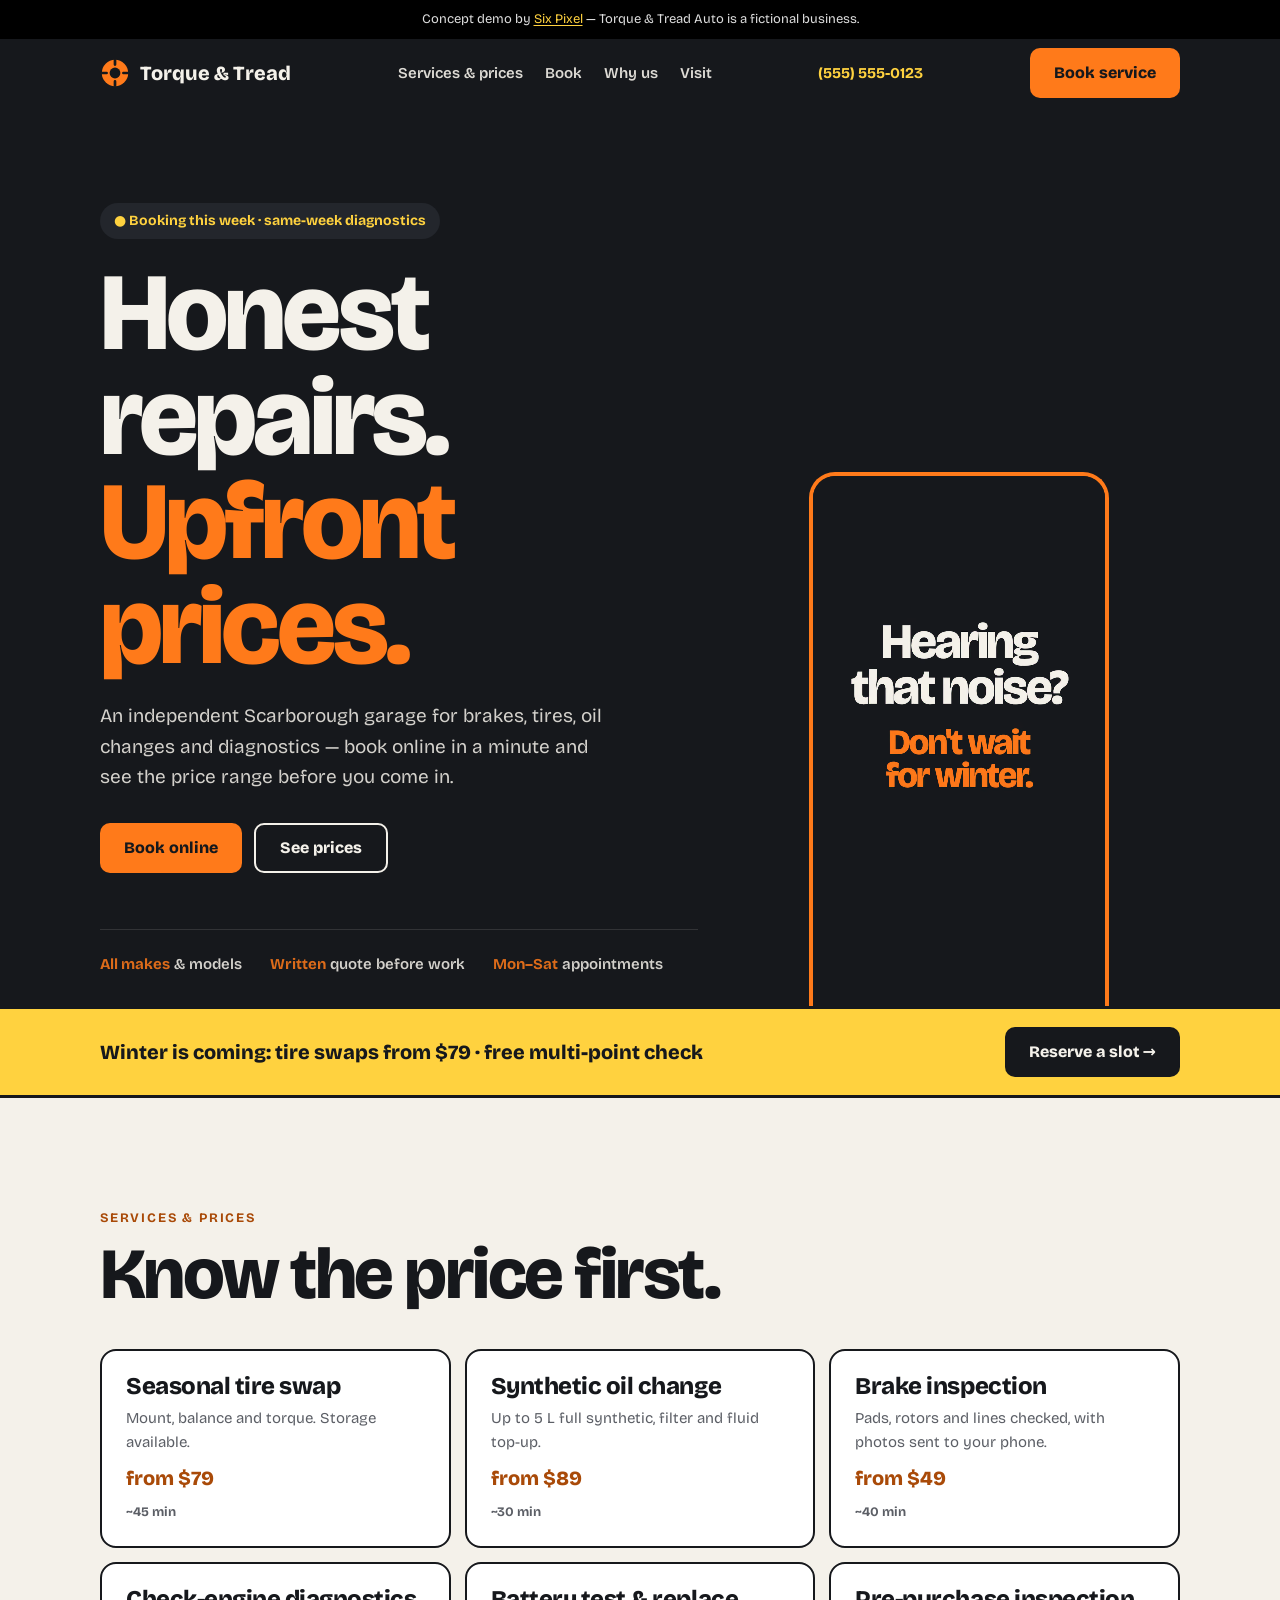
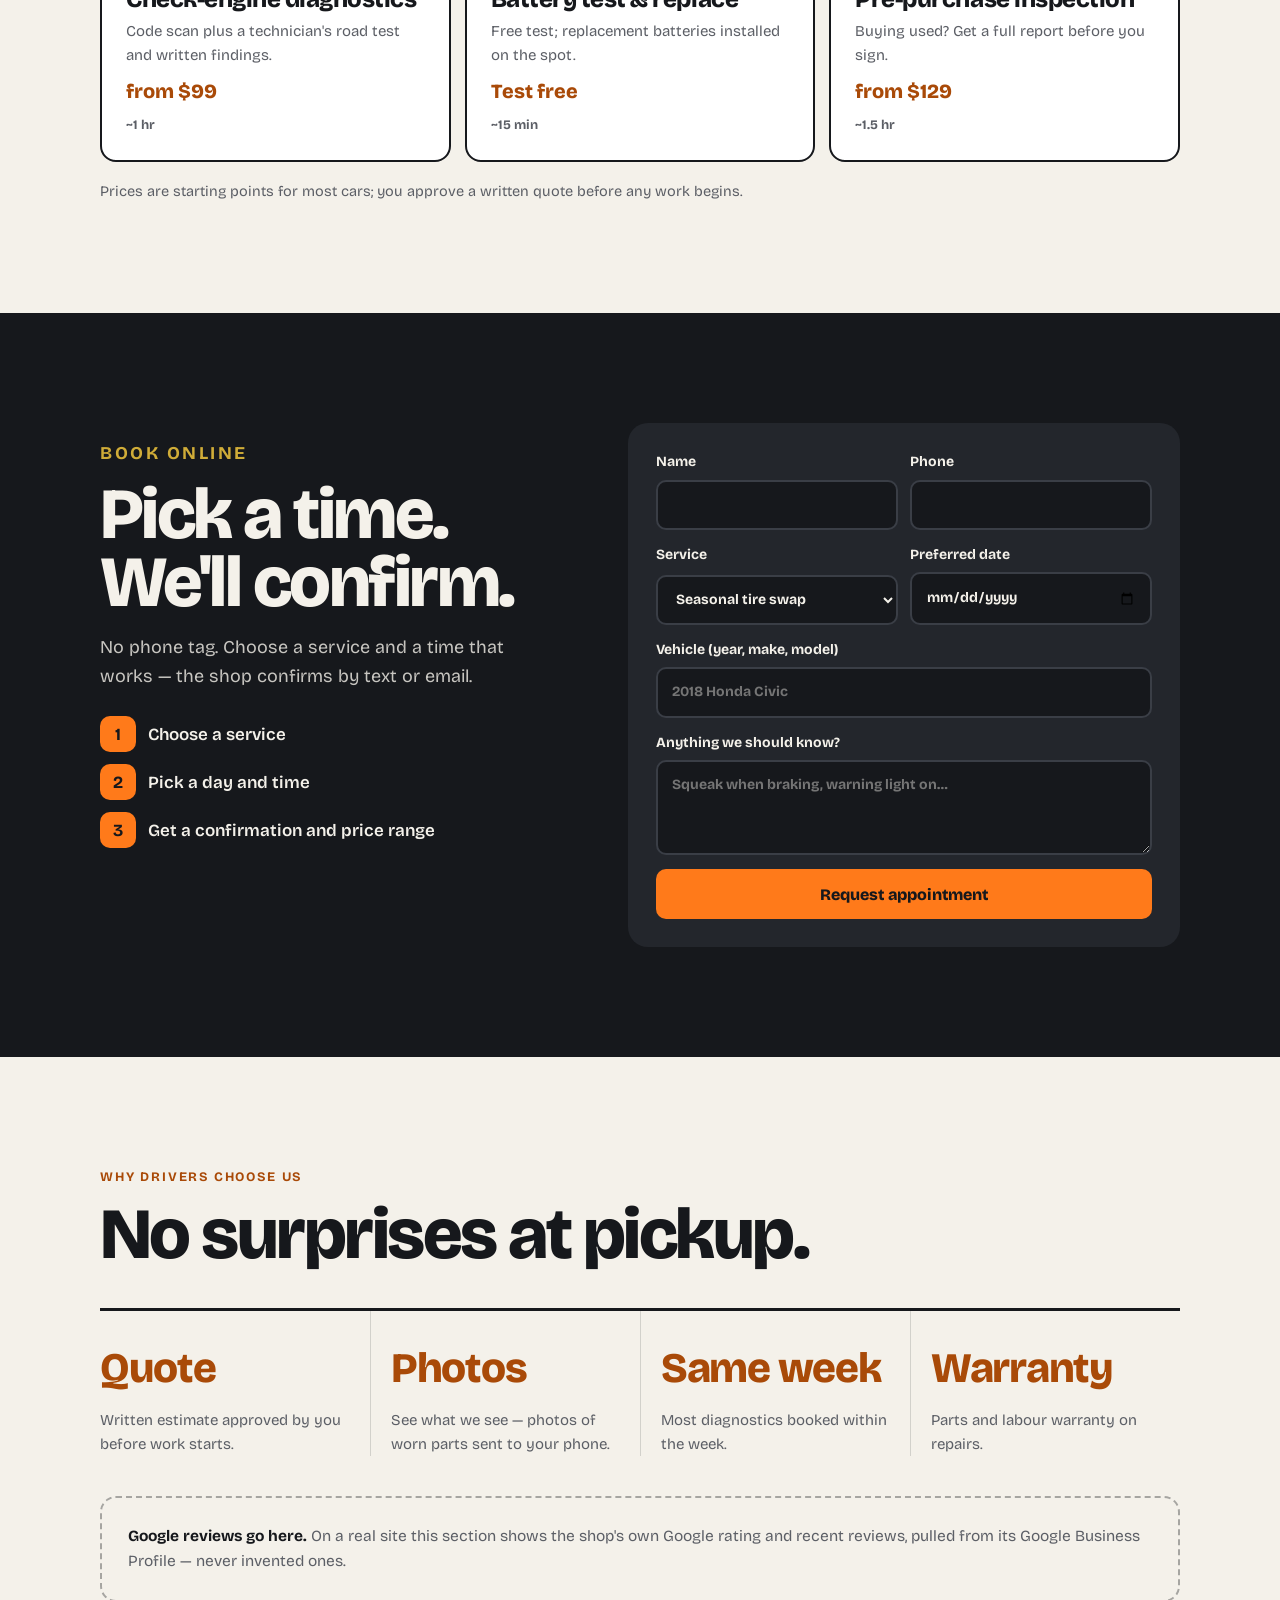
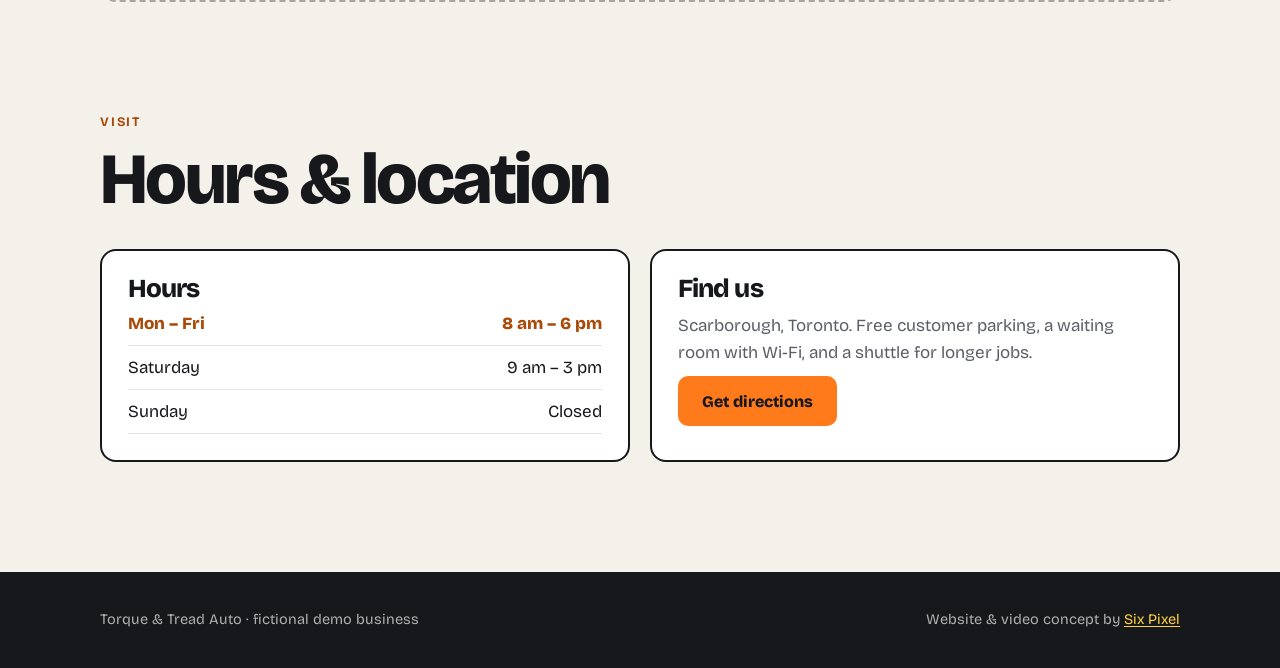
<file: demos/auto/index.html>
<!DOCTYPE html>
<html lang="en-CA">
<head>
  <meta charset="utf-8">
  <meta name="viewport" content="width=device-width, initial-scale=1, viewport-fit=cover">
  <title>Torque &amp; Tread Auto · Auto Repair &amp; Tire Service in Scarborough (Demo)</title>
  <meta name="description" content="Concept demo by Six Pixel: an auto repair shop site with online booking, transparent pricing and a seasonal promo video. Fictional business.">
  <!-- Demo of a fictional business: kept out of search results on purpose. -->
  <meta name="robots" content="noindex, follow">
  <meta name="theme-color" content="#16181c">
  <link rel="icon" href="../../favicon.svg" type="image/svg+xml">
  <link rel="preload" href="../../assets/fonts/bricolage.woff2" as="font" type="font/woff2" crossorigin>
  <script type="application/ld+json">
  {
    "@context": "https://schema.org",
    "@type": "AutoRepair",
    "name": "Torque & Tread Auto (demo)",
    "description": "Fictional independent auto repair and tire shop used as a Six Pixel concept demo.",
    "priceRange": "$$",
    "address": { "@type": "PostalAddress", "streetAddress": "Scarborough (fictional)", "addressLocality": "Toronto", "addressRegion": "ON", "addressCountry": "CA" },
    "openingHoursSpecification": [
      { "@type": "OpeningHoursSpecification", "dayOfWeek": ["Monday", "Tuesday", "Wednesday", "Thursday", "Friday"], "opens": "08:00", "closes": "18:00" },
      { "@type": "OpeningHoursSpecification", "dayOfWeek": "Saturday", "opens": "09:00", "closes": "15:00" }
    ],
    "hasOfferCatalog": { "@type": "OfferCatalog", "name": "Services", "itemListElement": [
      { "@type": "Offer", "itemOffered": { "@type": "Service", "name": "Seasonal tire swap" }, "priceSpecification": { "@type": "PriceSpecification", "minPrice": "79", "priceCurrency": "CAD" } },
      { "@type": "Offer", "itemOffered": { "@type": "Service", "name": "Brake inspection" }, "priceSpecification": { "@type": "PriceSpecification", "minPrice": "49", "priceCurrency": "CAD" } },
      { "@type": "Offer", "itemOffered": { "@type": "Service", "name": "Synthetic oil change" }, "priceSpecification": { "@type": "PriceSpecification", "minPrice": "89", "priceCurrency": "CAD" } }
    ] }
  }
  </script>
  <style>
    @font-face { font-family: "Bricolage"; src: url("../../assets/fonts/bricolage.woff2") format("woff2"); font-weight: 200 800; font-display: swap; }
    :root { --ink: #16181c; --ink-2: #23262c; --paper: #f4f1ea; --orange: #ff7a1a; --orange-ink: #a94a08; --yellow: #ffd23f; --muted: #5c5f66; --font: "Bricolage", system-ui, sans-serif; }
    * { box-sizing: border-box; margin: 0; padding: 0; }
    html { scroll-behavior: smooth; }
    body { background: var(--paper); color: var(--ink); font: 400 17px/1.6 var(--font); -webkit-font-smoothing: antialiased; }
    a { color: inherit; text-decoration: none; }
    ul { list-style: none; }
    h1, h2, h3 { font-weight: 800; letter-spacing: -0.035em; line-height: 0.95; }
    .wrap { max-width: 1160px; margin: 0 auto; padding: 0 clamp(16px, 4vw, 40px); }
    :focus-visible { outline: 3px solid var(--orange); outline-offset: 2px; }
    .demo-bar { background: #000; color: #ddd; font-size: 13px; text-align: center; padding: 9px 16px; }
    .demo-bar a { color: var(--yellow); text-decoration: underline; text-underline-offset: 3px; }
    header.top { position: sticky; top: 0; z-index: 10; background: var(--ink); color: var(--paper); }
    header.top .wrap { display: flex; justify-content: space-between; align-items: center; height: 68px; gap: 16px; }
    .brand { display: flex; align-items: center; gap: 10px; font-weight: 800; font-size: 20px; }
    .brand svg { width: 30px; height: 30px; }
    .links { display: flex; gap: 22px; font-size: 15px; font-weight: 600; opacity: 0.9; }
    .links a:hover { color: var(--orange); }
    .call { font-weight: 700; font-size: 15px; color: var(--yellow); }
    .btn { display: inline-flex; align-items: center; justify-content: center; gap: 8px; height: 50px; padding: 0 24px; border-radius: 10px; font: 800 16px var(--font); background: var(--orange); color: var(--ink); border: 0; cursor: pointer; transition: transform 0.15s, background 0.2s; }
    .btn:hover { background: var(--yellow); transform: translateY(-2px); }
    .btn.dark { background: var(--ink); color: var(--paper); }
    .btn.dark:hover { background: var(--ink-2); }
    .hero { background: var(--ink); color: var(--paper); padding: clamp(48px, 8vw, 96px) 0 0; overflow: hidden; }
    .hero .wrap { display: grid; grid-template-columns: 1.15fr 0.85fr; gap: 40px; align-items: end; }
    .badge { display: inline-flex; gap: 8px; align-items: center; padding: 7px 14px; border-radius: 999px; background: var(--ink-2); font-size: 14px; font-weight: 700; color: var(--yellow); }
    .hero h1 { margin-top: 22px; font-size: clamp(54px, 8.6vw, 116px); }
    .hero h1 span { color: var(--orange); }
    .hero p { margin-top: 22px; font-size: 19px; max-width: 520px; opacity: 0.85; }
    .hero .cta { display: flex; flex-wrap: wrap; gap: 12px; margin: 30px 0 56px; }
    .trust { display: flex; flex-wrap: wrap; gap: 10px 28px; padding: 22px 0 30px; border-top: 1px solid rgba(244, 241, 234, 0.15); font-size: 15px; font-weight: 600; opacity: 0.85; }
    .trust b { color: var(--orange); }
    .hero-reel { justify-self: center; width: min(300px, 70vw); aspect-ratio: 9 / 16; border-radius: 26px 26px 0 0; overflow: hidden; border: 4px solid var(--orange); border-bottom: 0; background: var(--ink-2); }
    .hero-reel video { width: 100%; height: 100%; object-fit: cover; }
    .promo { background: var(--yellow); border-block: 3px solid var(--ink); }
    .promo .wrap { display: flex; flex-wrap: wrap; justify-content: space-between; align-items: center; gap: 14px; padding-block: 18px; font-weight: 800; font-size: 20px; }
    section { padding: clamp(64px, 9vw, 110px) 0; }
    .label { font-weight: 700; font-size: 13px; letter-spacing: 0.14em; text-transform: uppercase; color: var(--orange-ink); }
    h2 { margin-top: 12px; font-size: clamp(40px, 6vw, 72px); }
    .services { display: grid; grid-template-columns: repeat(3, minmax(0, 1fr)); gap: 14px; margin-top: 40px; }
    .svc { padding: 24px; border-radius: 16px; background: #fff; border: 2px solid var(--ink); display: flex; flex-direction: column; gap: 8px; }
    .svc h3 { font-size: 24px; letter-spacing: -0.02em; }
    .svc p { color: var(--muted); font-size: 15px; flex: 1; }
    .svc .price { font-weight: 800; font-size: 20px; color: var(--orange-ink); }
    .svc .time { font-size: 13px; font-weight: 700; color: var(--muted); }
    .note { margin-top: 18px; font-size: 14.5px; color: var(--muted); }
    .book { background: var(--ink); color: var(--paper); }
    .book .wrap { display: grid; grid-template-columns: 0.9fr 1.1fr; gap: clamp(32px, 6vw, 80px); align-items: start; }
    .book p { margin-top: 16px; opacity: 0.8; font-size: 18px; }
    .steps { margin-top: 26px; display: grid; gap: 12px; }
    .steps li { display: grid; grid-template-columns: 36px 1fr; gap: 12px; align-items: center; font-weight: 600; }
    .steps b { width: 36px; height: 36px; border-radius: 10px; background: var(--orange); color: var(--ink); display: grid; place-items: center; }
    form { display: grid; gap: 14px; padding: 28px; border-radius: 20px; background: var(--ink-2); }
    label { display: grid; gap: 6px; font-weight: 700; font-size: 14px; }
    input, select, textarea { font: inherit; padding: 12px 14px; border-radius: 10px; border: 2px solid #3a3e46; background: var(--ink); color: var(--paper); }
    input:focus, select:focus, textarea:focus { outline: none; border-color: var(--orange); }
    .row { display: grid; grid-template-columns: minmax(0, 1fr) minmax(0, 1fr); gap: 12px; }
    .book input, .book select, .book textarea { min-width: 0; width: 100%; }
    .why { display: grid; grid-template-columns: repeat(4, minmax(0, 1fr)); gap: 0; margin-top: 40px; border-top: 3px solid var(--ink); }
    .why div { padding: 24px 20px 0 0; }
    .why div + div { padding-left: 20px; border-left: 1px solid rgba(22, 24, 28, 0.15); }
    .why b { display: block; font-size: clamp(30px, 8vw, 42px); overflow-wrap: anywhere; font-weight: 800; color: var(--orange-ink); letter-spacing: -0.03em; }
    .why p { margin-top: 6px; font-size: 15px; color: var(--muted); }
    .reviews { margin-top: 40px; padding: 26px; border-radius: 16px; border: 2px dashed rgba(22, 24, 28, 0.35); color: var(--muted); font-size: 15.5px; }
    .reviews strong { color: var(--ink); }
    .visit { display: grid; grid-template-columns: 1fr 1fr; gap: 20px; margin-top: 36px; }
    .card { padding: 26px; border-radius: 16px; background: #fff; border: 2px solid var(--ink); }
    .card h3 { font-size: 26px; }
    .card li { display: flex; justify-content: space-between; padding: 8px 0; border-bottom: 1px solid rgba(22, 24, 28, 0.12); }
    .card li.today { color: var(--orange-ink); font-weight: 800; }
    .card p { margin-top: 10px; color: var(--muted); }
    footer { background: var(--ink); color: rgba(244, 241, 234, 0.7); padding: 36px 0; font-size: 14.5px; }
    footer .wrap { display: flex; flex-wrap: wrap; justify-content: space-between; gap: 14px; }
    footer a { color: var(--yellow); }
    @media (max-width: 880px) {
      .links, .call { display: none; }
      .hero .wrap, .book .wrap, .visit { grid-template-columns: minmax(0, 1fr); }
      .services { grid-template-columns: 1fr; }
      .why { grid-template-columns: repeat(2, minmax(0, 1fr)); }
      .why div:nth-child(3) { padding-left: 0; border-left: 0; }
      .why div:nth-child(n + 3) { padding-top: 24px; }
    }
    .demo-bar a, footer a { text-decoration: underline; text-underline-offset: 2px; }
</style>
</head>
<body>
  <div class="demo-bar">Concept demo by <a href="../../">Six Pixel</a> — Torque &amp; Tread Auto is a fictional business.</div>
  <header class="top">
    <div class="wrap">
      <a class="brand" href="#"><svg viewBox="0 0 100 100" aria-hidden="true"><circle cx="50" cy="50" r="44" fill="#ff7a1a"/><circle cx="50" cy="50" r="18" fill="#16181c"/><g stroke="#16181c" stroke-width="9" stroke-linecap="round"><path d="M50 8v14M50 78v14M8 50h14M78 50h14"/></g></svg>Torque &amp; Tread</a>
      <nav class="links" aria-label="Main"><a href="#services">Services &amp; prices</a><a href="#book">Book</a><a href="#why">Why us</a><a href="#visit">Visit</a></nav>
      <a class="call" href="tel:+15555550123">(555) 555-0123</a>
      <a class="btn" href="#book">Book service</a>
    </div>
  </header>

  <main>
    <section class="hero" aria-labelledby="h">
      <div class="wrap">
        <div>
          <span class="badge">● Booking this week · same-week diagnostics</span>
          <h1 id="h">Honest repairs. <span>Upfront prices.</span></h1>
          <p>An independent Scarborough garage for brakes, tires, oil changes and diagnostics — book online in a minute and see the price range before you come in.</p>
          <div class="cta"><a class="btn" href="#book">Book online</a><a class="btn dark" href="#services" style="border:2px solid #f4f1ea">See prices</a></div>
          <div class="trust"><span><b>All makes</b> &amp; models</span><span><b>Written</b> quote before work</span><span><b>Mon–Sat</b> appointments</span></div>
        </div>
        <div class="hero-reel">
          <video data-autoplay muted loop playsinline controls preload="none" poster="../../assets/img/auto-reel-poster.webp" width="1080" height="1920" aria-label="15-second promo video for Torque &amp; Tread Auto winter service">
            <source src="../../assets/video/auto-reel.mp4" type="video/mp4">
            <source src="../../assets/video/auto-reel.webm" type="video/webm">
          </video>
        </div>
      </div>
    </section>

    <div class="promo"><div class="wrap"><span>Winter is coming: tire swaps from $79 · free multi-point check</span><a class="btn dark" href="#book">Reserve a slot →</a></div></div>

    <section id="services" aria-labelledby="svc-h">
      <div class="wrap">
        <p class="label">Services &amp; prices</p>
        <h2 id="svc-h">Know the price first.</h2>
        <div class="services">
          <article class="svc"><h3>Seasonal tire swap</h3><p>Mount, balance and torque. Storage available.</p><span class="price">from $79</span><span class="time">~45 min</span></article>
          <article class="svc"><h3>Synthetic oil change</h3><p>Up to 5 L full synthetic, filter and fluid top-up.</p><span class="price">from $89</span><span class="time">~30 min</span></article>
          <article class="svc"><h3>Brake inspection</h3><p>Pads, rotors and lines checked, with photos sent to your phone.</p><span class="price">from $49</span><span class="time">~40 min</span></article>
          <article class="svc"><h3>Check-engine diagnostics</h3><p>Code scan plus a technician's road test and written findings.</p><span class="price">from $99</span><span class="time">~1 hr</span></article>
          <article class="svc"><h3>Battery test &amp; replace</h3><p>Free test; replacement batteries installed on the spot.</p><span class="price">Test free</span><span class="time">~15 min</span></article>
          <article class="svc"><h3>Pre-purchase inspection</h3><p>Buying used? Get a full report before you sign.</p><span class="price">from $129</span><span class="time">~1.5 hr</span></article>
        </div>
        <p class="note">Prices are starting points for most cars; you approve a written quote before any work begins.</p>
      </div>
    </section>

    <section class="book" id="book" aria-labelledby="book-h">
      <div class="wrap">
        <div>
          <p class="label" style="color:var(--yellow)">Book online</p>
          <h2 id="book-h">Pick a time. We'll confirm.</h2>
          <p>No phone tag. Choose a service and a time that works — the shop confirms by text or email.</p>
          <ol class="steps"><li><b>1</b>Choose a service</li><li><b>2</b>Pick a day and time</li><li><b>3</b>Get a confirmation and price range</li></ol>
        </div>
        <form id="book-form">
          <div class="row">
            <label>Name<input name="name" required autocomplete="name"></label>
            <label>Phone<input name="phone" type="tel" required autocomplete="tel"></label>
          </div>
          <div class="row">
            <label>Service<select name="service"><option>Seasonal tire swap</option><option>Synthetic oil change</option><option>Brake inspection</option><option>Check-engine diagnostics</option><option>Battery test &amp; replace</option><option>Pre-purchase inspection</option></select></label>
            <label>Preferred date<input name="date" type="date" required></label>
          </div>
          <label>Vehicle (year, make, model)<input name="vehicle" placeholder="2018 Honda Civic"></label>
          <label>Anything we should know?<textarea name="notes" rows="3" placeholder="Squeak when braking, warning light on…"></textarea></label>
          <button class="btn" type="submit">Request appointment</button>
        </form>
      </div>
    </section>

    <section id="why" aria-labelledby="why-h">
      <div class="wrap">
        <p class="label">Why drivers choose us</p>
        <h2 id="why-h">No surprises at pickup.</h2>
        <div class="why">
          <div><b>Quote</b><p>Written estimate approved by you before work starts.</p></div>
          <div><b>Photos</b><p>See what we see — photos of worn parts sent to your phone.</p></div>
          <div><b>Same week</b><p>Most diagnostics booked within the week.</p></div>
          <div><b>Warranty</b><p>Parts and labour warranty on repairs.</p></div>
        </div>
        <div class="reviews"><strong>Google reviews go here.</strong> On a real site this section shows the shop's own Google rating and recent reviews, pulled from its Google Business Profile — never invented ones.</div>
      </div>
    </section>

    <section id="visit" style="padding-top:0" aria-labelledby="visit-h">
      <div class="wrap">
        <p class="label">Visit</p>
        <h2 id="visit-h">Hours &amp; location</h2>
        <div class="visit">
          <div class="card"><h3>Hours</h3><ul id="hours"><li data-day="1,2,3,4,5"><span>Mon – Fri</span><span>8 am – 6 pm</span></li><li data-day="6"><span>Saturday</span><span>9 am – 3 pm</span></li><li data-day="0"><span>Sunday</span><span>Closed</span></li></ul></div>
          <div class="card"><h3>Find us</h3><p>Scarborough, Toronto. Free customer parking, a waiting room with Wi-Fi, and a shuttle for longer jobs.</p><p><a class="btn" href="#" onclick="alert('In a real site this opens Google Maps directions.');return false;">Get directions</a></p></div>
        </div>
      </div>
    </section>
  </main>

  <footer><div class="wrap"><span>Torque &amp; Tread Auto · fictional demo business</span><span>Website &amp; video concept by <a href="../../">Six Pixel</a></span></div></footer>

  <script>
    const d = new Date(new Date().toLocaleString('en-US', { timeZone: 'America/Toronto' })).getDay();
    document.querySelectorAll('#hours li').forEach(li => { if (li.dataset.day.split(',').map(Number).includes(d)) li.classList.add('today'); });
    const form = document.getElementById('book-form');
    form.querySelector('[name=date]').min = new Date().toISOString().slice(0, 10);
    form.addEventListener('submit', e => {
      e.preventDefault();
      const f = new FormData(form);
      location.href = 'mailto:service@torqueandtread.example?subject=' + encodeURIComponent('Booking request — ' + f.get('service') + ' — ' + f.get('date')) + '&body=' + encodeURIComponent([...f.entries()].map(([k, v]) => k + ': ' + v).join('\n'));
    });
    const v = document.querySelector('video[data-autoplay]');
    if (v && 'IntersectionObserver' in window && !matchMedia('(prefers-reduced-motion: reduce)').matches) {
      v.controls = false;
      new IntersectionObserver(([e]) => { e.isIntersecting ? v.play().catch(() => { v.controls = true; }) : v.pause(); }, { threshold: 0.3 }).observe(v);
    }
  </script>
</body>
</html>
</file>
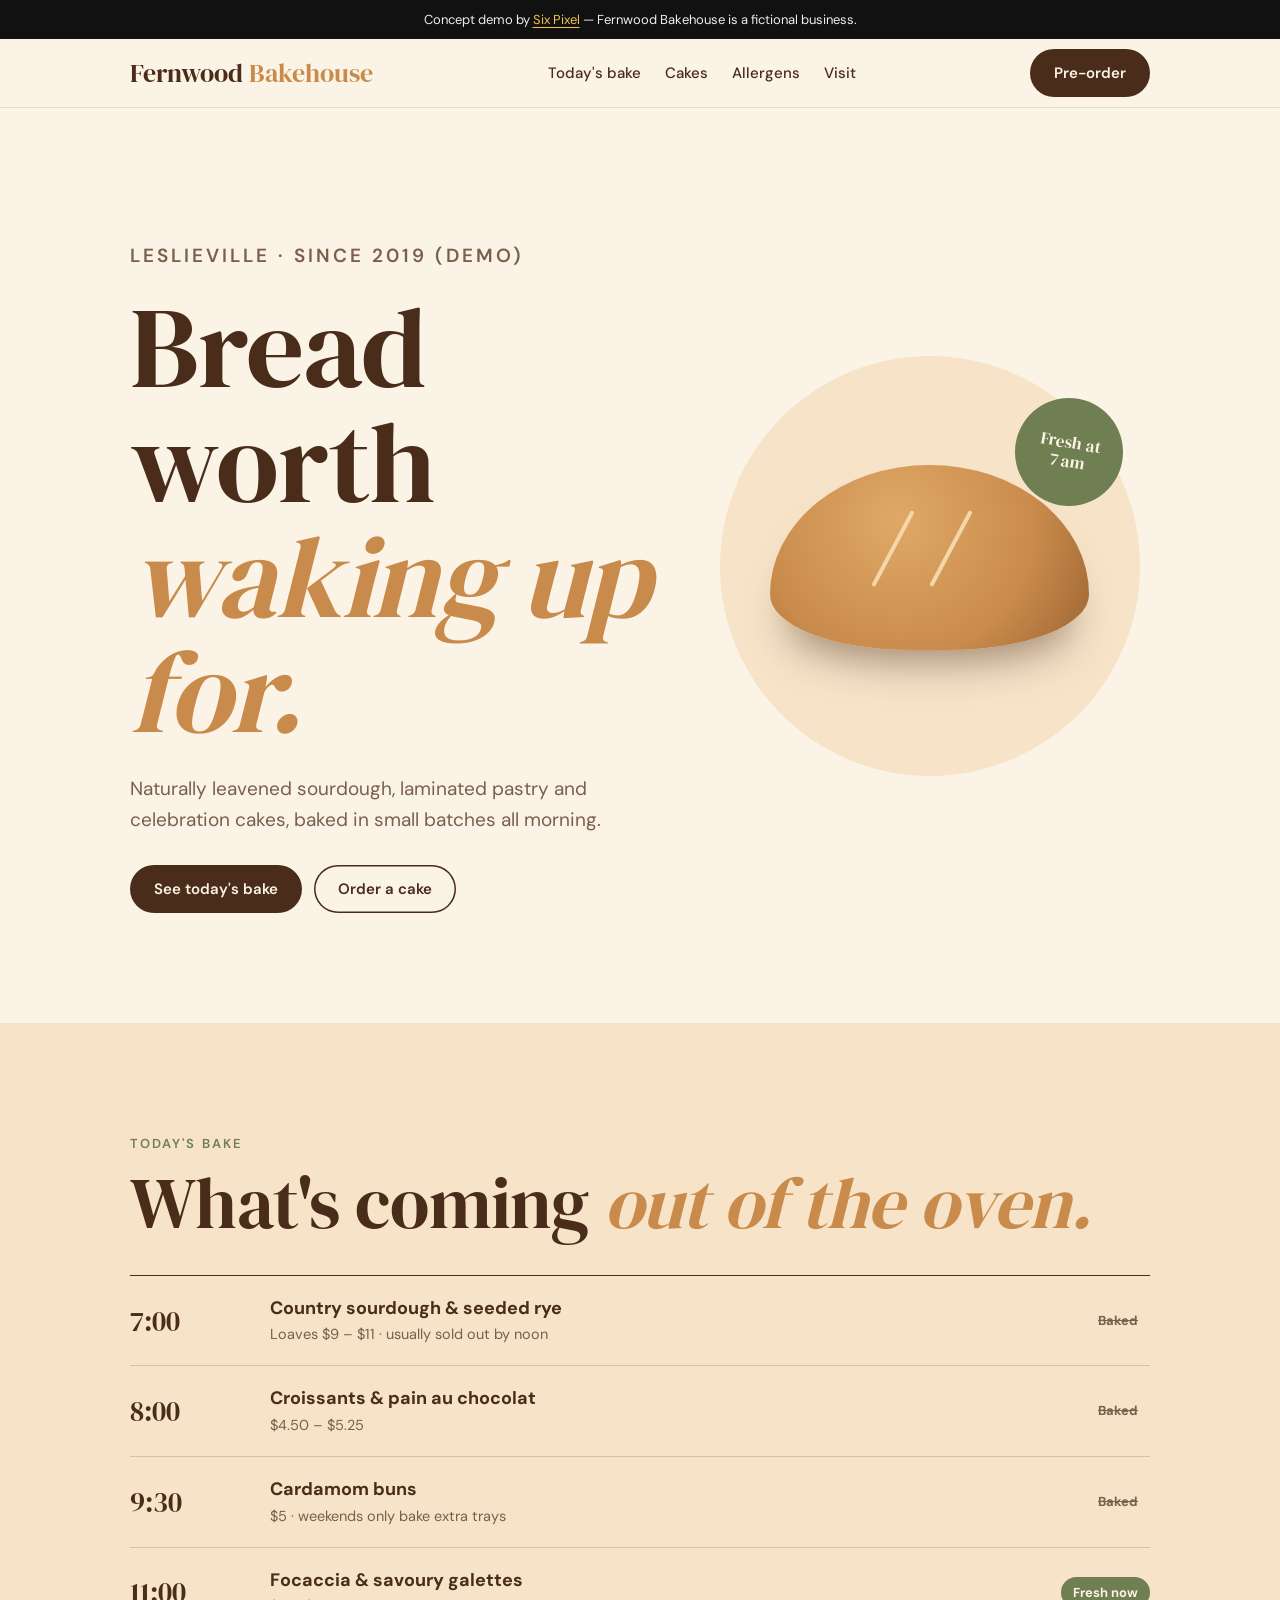
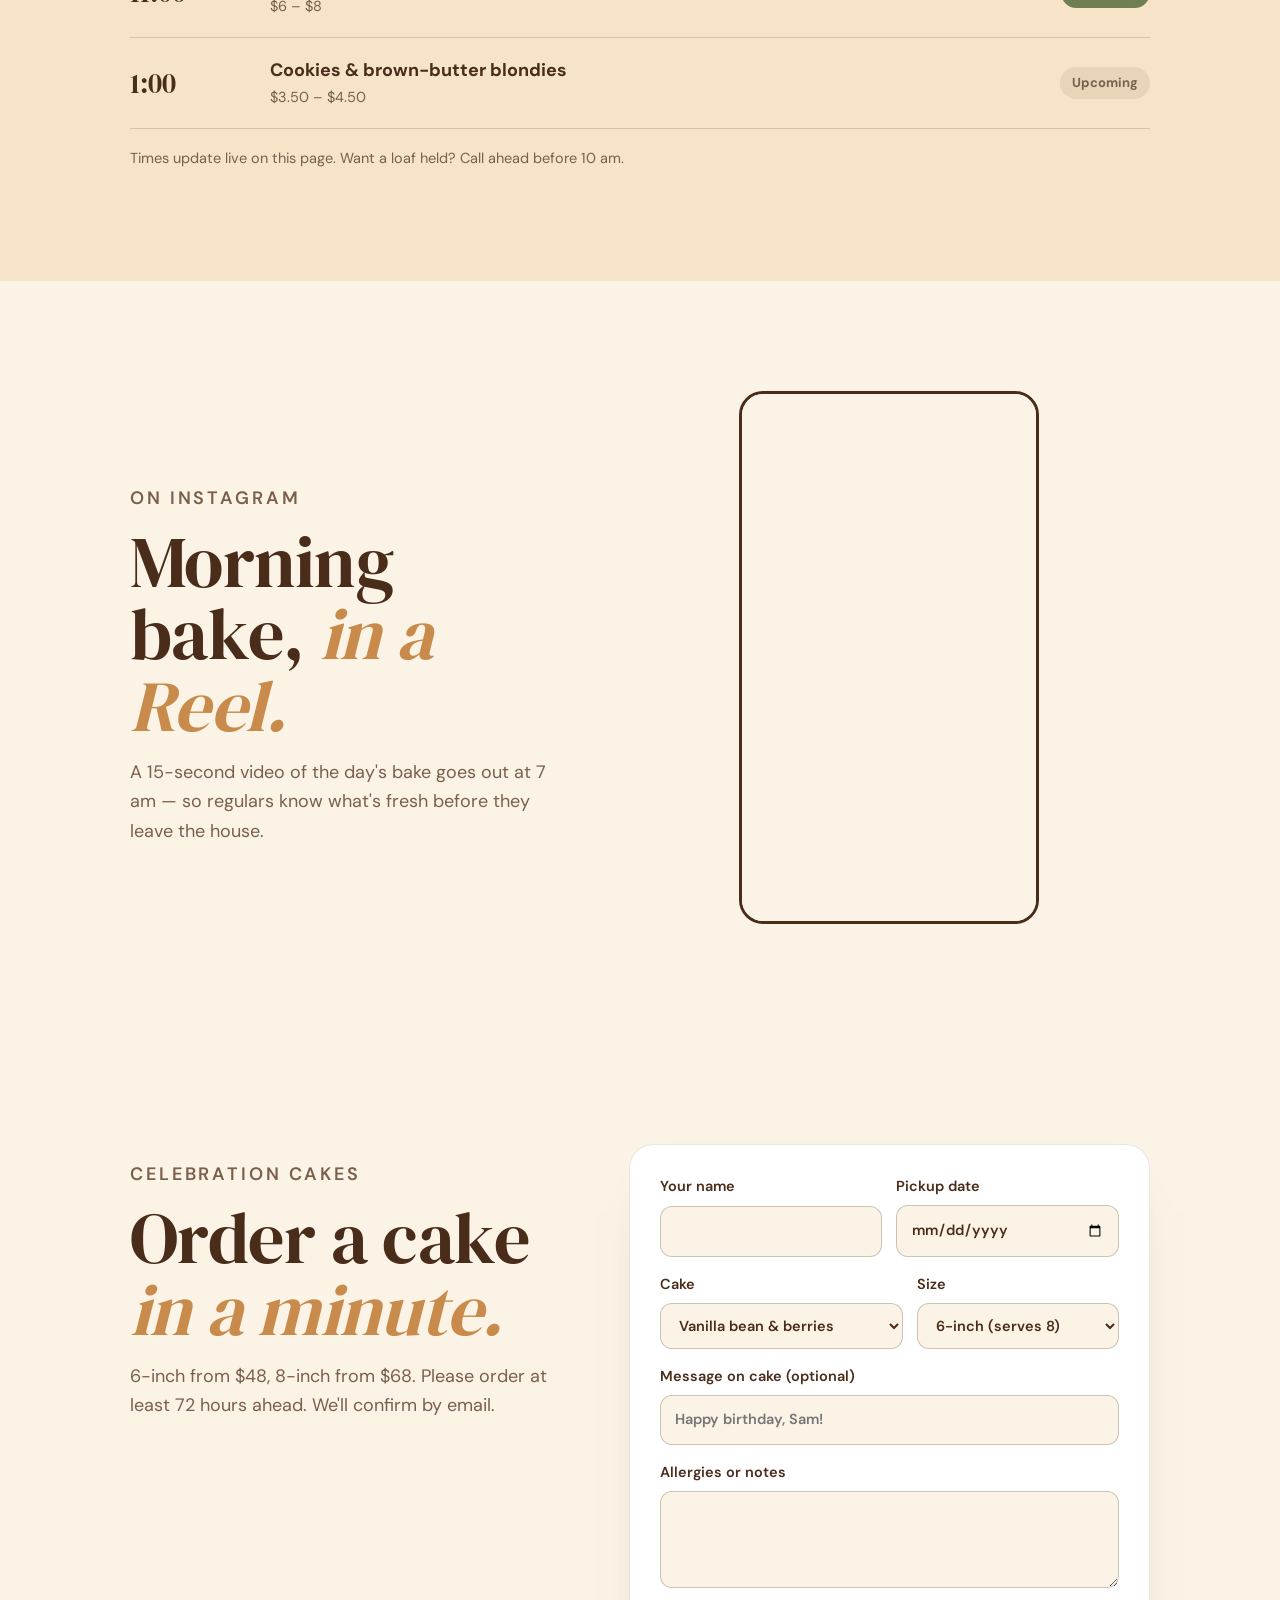
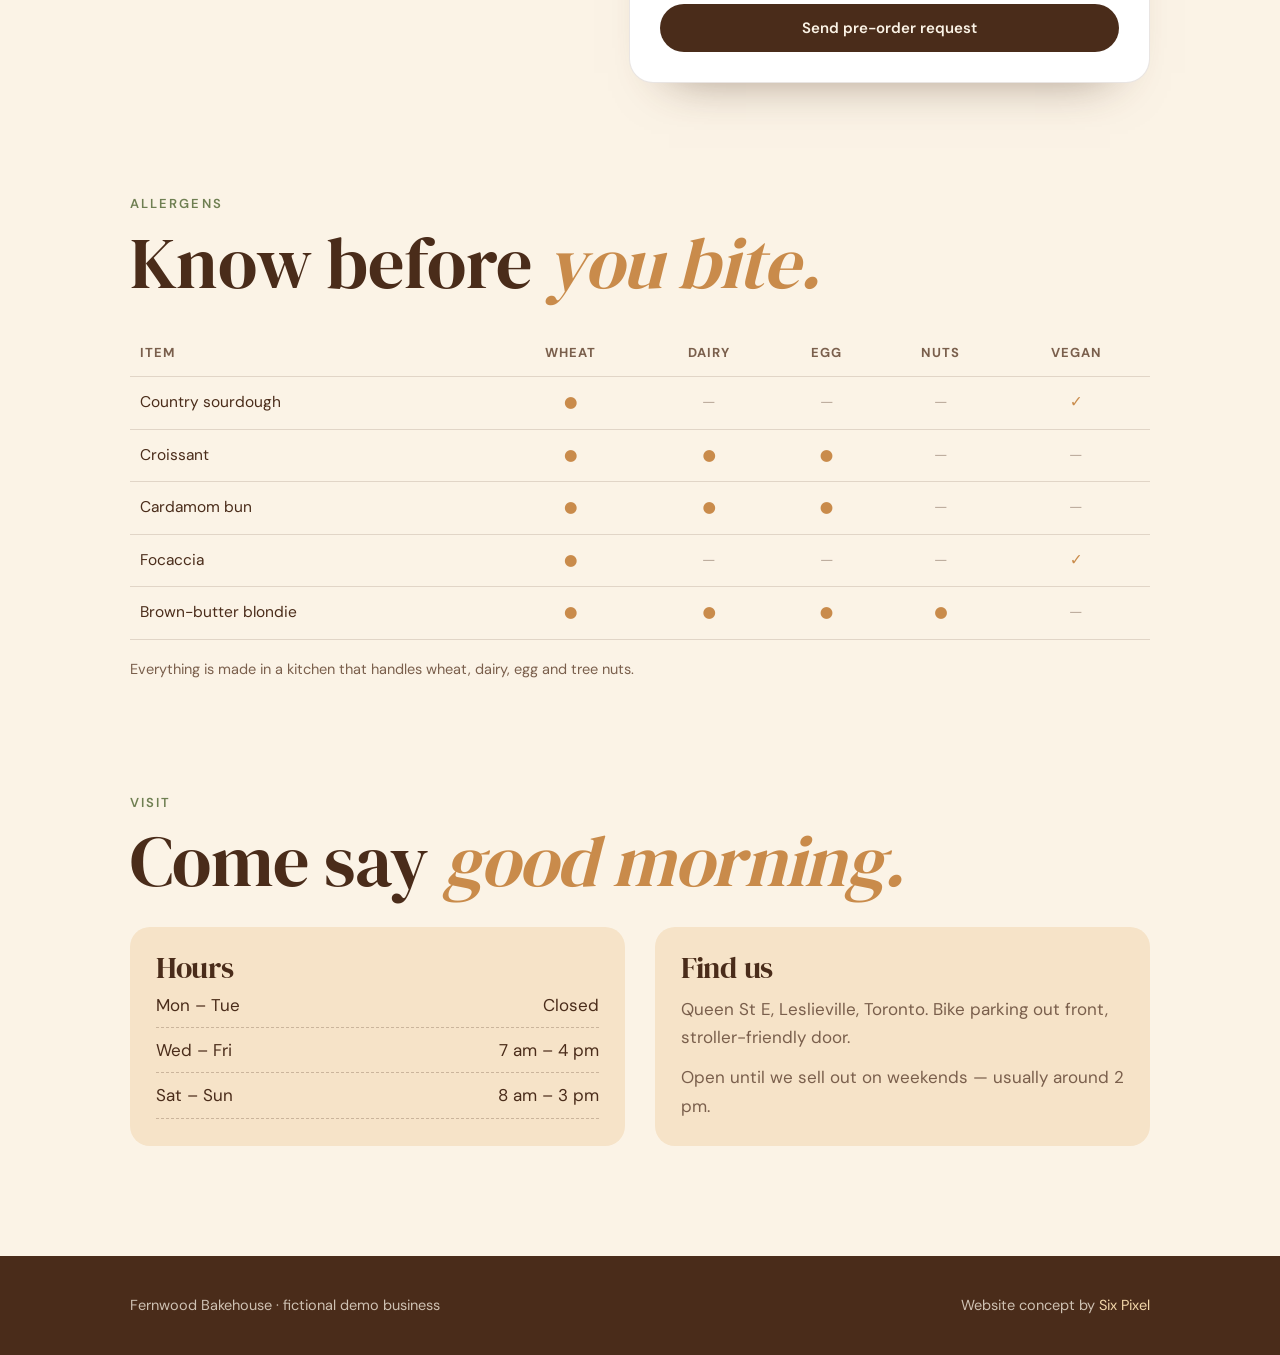
<file: demos/fernwood/index.html>
<!DOCTYPE html>
<html lang="en-CA">
<head>
  <meta charset="utf-8">
  <meta name="viewport" content="width=device-width, initial-scale=1, viewport-fit=cover">
  <title>Fernwood Bakehouse · Sourdough &amp; Pastry in Leslieville, Toronto (Demo)</title>
  <meta name="description" content="Concept demo by Six Pixel: a neighbourhood bakery site with a daily bake schedule, cake pre-orders and allergen info. Fictional business.">
  <!-- Demo of a fictional business: kept out of search results on purpose. -->
  <meta name="robots" content="noindex, follow">
  <meta name="theme-color" content="#fbf3e6">
  <link rel="icon" href="../../favicon.svg" type="image/svg+xml">
  <link rel="preload" href="../../assets/fonts/dm-serif-display.woff2" as="font" type="font/woff2" crossorigin>
  <script type="application/ld+json">
  {
    "@context": "https://schema.org",
    "@type": "Bakery",
    "name": "Fernwood Bakehouse (demo)",
    "description": "Fictional neighbourhood bakery used as a Six Pixel concept demo.",
    "priceRange": "$",
    "servesCuisine": ["Bakery", "Sourdough", "Pastry"],
    "address": { "@type": "PostalAddress", "streetAddress": "Queen St E (fictional)", "addressLocality": "Toronto", "addressRegion": "ON", "addressCountry": "CA" },
    "openingHoursSpecification": [
      { "@type": "OpeningHoursSpecification", "dayOfWeek": ["Wednesday", "Thursday", "Friday"], "opens": "07:00", "closes": "16:00" },
      { "@type": "OpeningHoursSpecification", "dayOfWeek": ["Saturday", "Sunday"], "opens": "08:00", "closes": "15:00" }
    ],
    "makesOffer": [
      { "@type": "Offer", "itemOffered": { "@type": "Product", "name": "Country sourdough loaf" }, "price": "9.00", "priceCurrency": "CAD" },
      { "@type": "Offer", "itemOffered": { "@type": "Product", "name": "Celebration cake, 8-inch (pre-order)" }, "price": "68.00", "priceCurrency": "CAD" }
    ]
  }
  </script>
  <style>
    @font-face { font-family: "DM Serif Display"; src: url("../../assets/fonts/dm-serif-display.woff2") format("woff2"); font-weight: 400; font-display: swap; }
    @font-face { font-family: "DM Sans"; src: url("../../assets/fonts/dm-sans.woff2") format("woff2"); font-weight: 100 1000; font-display: swap; }
    :root { --cream: #fbf3e6; --butter: #f6e3c8; --crust: #c98b4b; --brown: #4a2c1a; --sage: #6f7f52; --muted: #7a5f4c; --serif: "DM Serif Display", Georgia, serif; --sans: "DM Sans", system-ui, sans-serif; }
    * { box-sizing: border-box; margin: 0; padding: 0; }
    html { scroll-behavior: smooth; }
    body { background: var(--cream); color: var(--brown); font: 400 17px/1.65 var(--sans); -webkit-font-smoothing: antialiased; }
    a { color: inherit; text-decoration: none; }
    ul { list-style: none; }
    h1, h2, h3 { font-family: var(--serif); font-weight: 400; line-height: 1; letter-spacing: -0.01em; }
    .wrap { max-width: 1100px; margin: 0 auto; padding: 0 clamp(16px, 4vw, 40px); }
    :focus-visible { outline: 2px solid var(--crust); outline-offset: 3px; }
    .demo-bar { background: #111; color: #eee; font-size: 13px; text-align: center; padding: 9px 16px; }
    .demo-bar a { color: #f2c14e; text-decoration: underline; text-underline-offset: 3px; }
    header.top { position: sticky; top: 0; z-index: 10; background: rgba(251, 243, 230, 0.92); backdrop-filter: blur(10px); border-bottom: 1px solid rgba(74, 44, 26, 0.12); }
    header.top .wrap { display: flex; justify-content: space-between; align-items: center; height: 68px; }
    .brand { font: 400 26px var(--serif); }
    .brand span { color: var(--crust); }
    .links { display: flex; gap: 24px; font-size: 15px; font-weight: 500; }
    .links a:hover { color: var(--crust); }
    .btn { display: inline-flex; align-items: center; justify-content: center; height: 48px; padding: 0 24px; border-radius: 999px; font: 600 15px var(--sans); background: var(--brown); color: var(--cream); transition: background 0.25s, transform 0.25s; border: 0; cursor: pointer; }
    .btn:hover { background: var(--crust); transform: translateY(-2px); }
    .btn.light { background: transparent; color: var(--brown); box-shadow: inset 0 0 0 1.5px var(--brown); }
    .btn.light:hover { background: var(--brown); color: var(--cream); }
    .hero { padding: clamp(56px, 9vw, 110px) 0; }
    .hero .wrap { display: grid; grid-template-columns: 1.1fr 0.9fr; gap: 40px; align-items: center; }
    .eyebrow { font-weight: 600; font-size: 13px; letter-spacing: 0.16em; text-transform: uppercase; color: var(--sage); }
    .hero h1 { margin-top: 18px; font-size: clamp(56px, 9vw, 120px); }
    .hero h1 em { color: var(--crust); }
    .hero p { margin-top: 22px; font-size: 19px; color: var(--muted); max-width: 500px; }
    .hero .cta { display: flex; flex-wrap: wrap; gap: 12px; margin-top: 30px; }
    .loaf { position: relative; aspect-ratio: 1; max-width: 420px; width: 100%; justify-self: center; border-radius: 50%; background: var(--butter); }
    .loaf .bread { position: absolute; inset: 26% 12% 30%; border-radius: 50% 50% 44% 44% / 70% 70% 30% 30%; background: radial-gradient(circle at 40% 30%, #e0a868, var(--crust) 60%, #9c6232); box-shadow: 0 30px 40px -20px rgba(74, 44, 26, 0.5); }
    .loaf .bread::before, .loaf .bread::after { content: ""; position: absolute; top: 22%; height: 46%; width: 4px; border-radius: 4px; background: #f3d7a9; transform: rotate(28deg); }
    .loaf .bread::before { left: 38%; } .loaf .bread::after { left: 56%; }
    .loaf .badge { position: absolute; right: 4%; top: 10%; width: 108px; height: 108px; border-radius: 50%; background: var(--sage); color: var(--cream); display: grid; place-items: center; text-align: center; font: 400 17px/1.1 var(--serif); transform: rotate(10deg); }
    section { padding: clamp(64px, 9vw, 110px) 0; }
    h2 { margin-top: 12px; font-size: clamp(40px, 6vw, 72px); }
    h2 em { color: var(--crust); }
    .schedule-sec { background: var(--butter); }
    .schedule { margin-top: 36px; display: grid; gap: 0; border-top: 1.5px solid var(--brown); }
    .slot { display: grid; grid-template-columns: 120px 1fr auto; gap: 20px; align-items: center; padding: 18px 0; border-bottom: 1px solid rgba(74, 44, 26, 0.18); }
    .slot time { font: 400 28px var(--serif); }
    .slot strong { font-size: 18px; }
    .slot small { display: block; color: var(--muted); font-size: 14.5px; }
    .slot .state { font-size: 13px; font-weight: 700; padding: 5px 12px; border-radius: 999px; background: rgba(74, 44, 26, 0.08); color: var(--muted); white-space: nowrap; }
    .slot.now .state { background: var(--sage); color: var(--cream); }
    .slot.done .state { background: transparent; text-decoration: line-through; }
    .note { margin-top: 18px; font-size: 14.5px; color: var(--muted); }
    .order-grid { display: grid; grid-template-columns: 0.9fr 1.1fr; gap: clamp(32px, 6vw, 72px); align-items: start; }
    .order-grid p { margin-top: 16px; color: var(--muted); font-size: 18px; }
    form { padding: 30px; border-radius: 24px; background: #fff; border: 1px solid rgba(74, 44, 26, 0.12); box-shadow: 0 30px 50px -40px rgba(74, 44, 26, 0.6); display: grid; gap: 16px; }
    label { display: grid; gap: 6px; font-weight: 600; font-size: 14.5px; }
    input, select, textarea { font: inherit; padding: 12px 14px; border-radius: 12px; border: 1.5px solid rgba(74, 44, 26, 0.25); background: var(--cream); color: var(--brown); }
    input:focus, select:focus, textarea:focus { outline: none; border-color: var(--crust); }
    .row { display: grid; grid-template-columns: 1fr 1fr; gap: 14px; }
    table { width: 100%; border-collapse: collapse; margin-top: 30px; font-size: 15.5px; }
    th, td { padding: 13px 10px; text-align: center; border-bottom: 1px solid rgba(74, 44, 26, 0.15); }
    th:first-child, td:first-child { text-align: left; }
    thead th { font-weight: 700; font-size: 13px; letter-spacing: 0.08em; text-transform: uppercase; color: var(--muted); }
    td.y { color: var(--crust); font-weight: 700; }
    td.n { color: rgba(74, 44, 26, 0.35); }
    .table-wrap { overflow-x: auto; }
    .visit { display: grid; grid-template-columns: 1fr 1fr; gap: 30px; margin-top: 30px; }
    .visit div { padding: 26px; border-radius: 20px; background: var(--butter); }
    .visit h3 { font-size: 30px; }
    .visit li { display: flex; justify-content: space-between; padding: 8px 0; border-bottom: 1px dashed rgba(74, 44, 26, 0.25); }
    .visit p { margin-top: 12px; color: var(--muted); }
    footer { background: var(--brown); color: rgba(251, 243, 230, 0.75); padding: 38px 0; font-size: 14.5px; }
    footer .wrap { display: flex; flex-wrap: wrap; justify-content: space-between; gap: 14px; }
    footer a { color: #f3d7a9; }
    @media (max-width: 820px) {
      .links { display: none; }
      .hero .wrap, .order-grid, .visit { grid-template-columns: 1fr; }
      .slot { grid-template-columns: 80px 1fr; }
      .slot .state { grid-column: 2; justify-self: start; }
      .loaf { max-width: 300px; }
    }
  </style>
</head>
<body>
  <div class="demo-bar">Concept demo by <a href="../../">Six Pixel</a> — Fernwood Bakehouse is a fictional business.</div>
  <header class="top">
    <div class="wrap">
      <a class="brand" href="#">Fernwood <span>Bakehouse</span></a>
      <nav class="links" aria-label="Main"><a href="#today">Today's bake</a><a href="#cakes">Cakes</a><a href="#allergens">Allergens</a><a href="#visit">Visit</a></nav>
      <a class="btn" href="#cakes">Pre-order</a>
    </div>
  </header>

  <main>
    <section class="hero" aria-labelledby="h">
      <div class="wrap">
        <div>
          <p class="eyebrow">Leslieville · since 2019 (demo)</p>
          <h1 id="h">Bread worth <em>waking up for.</em></h1>
          <p>Naturally leavened sourdough, laminated pastry and celebration cakes, baked in small batches all morning.</p>
          <div class="cta"><a class="btn" href="#today">See today's bake</a><a class="btn light" href="#cakes">Order a cake</a></div>
        </div>
        <div class="loaf" aria-hidden="true"><div class="bread"></div><span class="badge">Fresh at<br>7 am</span></div>
      </div>
    </section>

    <section class="schedule-sec" id="today" aria-labelledby="today-h">
      <div class="wrap">
        <p class="eyebrow">Today's bake</p>
        <h2 id="today-h">What's coming <em>out of the oven.</em></h2>
        <div class="schedule" id="schedule">
          <div class="slot" data-h="7"><time>7:00</time><div><strong>Country sourdough &amp; seeded rye</strong><small>Loaves $9 – $11 · usually sold out by noon</small></div><span class="state">Upcoming</span></div>
          <div class="slot" data-h="8"><time>8:00</time><div><strong>Croissants &amp; pain au chocolat</strong><small>$4.50 – $5.25</small></div><span class="state">Upcoming</span></div>
          <div class="slot" data-h="9.5"><time>9:30</time><div><strong>Cardamom buns</strong><small>$5 · weekends only bake extra trays</small></div><span class="state">Upcoming</span></div>
          <div class="slot" data-h="11"><time>11:00</time><div><strong>Focaccia &amp; savoury galettes</strong><small>$6 – $8</small></div><span class="state">Upcoming</span></div>
          <div class="slot" data-h="13"><time>1:00</time><div><strong>Cookies &amp; brown-butter blondies</strong><small>$3.50 – $4.50</small></div><span class="state">Upcoming</span></div>
        </div>
        <p class="note">Times update live on this page. Want a loaf held? Call ahead before 10 am.</p>
      </div>
    </section>

    <section aria-labelledby="reel-h">
      <div class="wrap order-grid" style="align-items:center">
        <div>
          <p class="eyebrow">On Instagram</p>
          <h2 id="reel-h">Morning bake, <em>in a Reel.</em></h2>
          <p>A 15-second video of the day's bake goes out at 7 am — so regulars know what's fresh before they leave the house.</p>
        </div>
        <div style="width:min(300px,76vw);aspect-ratio:9/16;border-radius:24px;overflow:hidden;border:3px solid #4a2c1a;margin:0 auto">
            <video data-autoplay muted loop playsinline controls preload="none" poster="../../assets/img/fernwood-reel-poster.webp" width="1080" height="1920" aria-label="15-second morning bake promo video for Fernwood Bakehouse" style="width:100%;height:100%;object-fit:cover">
              <source src="../../assets/video/fernwood-reel.mp4" type="video/mp4">
              <source src="../../assets/video/fernwood-reel.webm" type="video/webm">
            </video>
          </div>
      </div>
    </section>

    <section id="cakes" aria-labelledby="cakes-h">
      <div class="wrap order-grid">
        <div>
          <p class="eyebrow">Celebration cakes</p>
          <h2 id="cakes-h">Order a cake <em>in a minute.</em></h2>
          <p>6-inch from $48, 8-inch from $68. Please order at least 72 hours ahead. We'll confirm by email.</p>
        </div>
        <form id="cake-form">
          <div class="row">
            <label>Your name<input name="name" required autocomplete="name"></label>
            <label>Pickup date<input name="date" type="date" required></label>
          </div>
          <div class="row">
            <label>Cake<select name="cake"><option>Vanilla bean &amp; berries</option><option>Dark chocolate &amp; espresso</option><option>Lemon &amp; olive oil</option><option>Carrot &amp; brown butter</option></select></label>
            <label>Size<select name="size"><option>6-inch (serves 8)</option><option>8-inch (serves 14)</option></select></label>
          </div>
          <label>Message on cake (optional)<input name="msg" maxlength="40" placeholder="Happy birthday, Sam!"></label>
          <label>Allergies or notes<textarea name="notes" rows="3"></textarea></label>
          <button class="btn" type="submit">Send pre-order request</button>
        </form>
      </div>
    </section>

    <section id="allergens" style="padding-top:0" aria-labelledby="allergen-h">
      <div class="wrap">
        <p class="eyebrow">Allergens</p>
        <h2 id="allergen-h">Know before <em>you bite.</em></h2>
        <div class="table-wrap">
          <table>
            <thead><tr><th>Item</th><th>Wheat</th><th>Dairy</th><th>Egg</th><th>Nuts</th><th>Vegan</th></tr></thead>
            <tbody>
              <tr><td>Country sourdough</td><td class="y">●</td><td class="n">—</td><td class="n">—</td><td class="n">—</td><td class="y">✓</td></tr>
              <tr><td>Croissant</td><td class="y">●</td><td class="y">●</td><td class="y">●</td><td class="n">—</td><td class="n">—</td></tr>
              <tr><td>Cardamom bun</td><td class="y">●</td><td class="y">●</td><td class="y">●</td><td class="n">—</td><td class="n">—</td></tr>
              <tr><td>Focaccia</td><td class="y">●</td><td class="n">—</td><td class="n">—</td><td class="n">—</td><td class="y">✓</td></tr>
              <tr><td>Brown-butter blondie</td><td class="y">●</td><td class="y">●</td><td class="y">●</td><td class="y">●</td><td class="n">—</td></tr>
            </tbody>
          </table>
        </div>
        <p class="note">Everything is made in a kitchen that handles wheat, dairy, egg and tree nuts.</p>
      </div>
    </section>

    <section id="visit" style="padding-top:0" aria-labelledby="visit-h">
      <div class="wrap">
        <p class="eyebrow">Visit</p>
        <h2 id="visit-h">Come say <em>good morning.</em></h2>
        <div class="visit">
          <div>
            <h3>Hours</h3>
            <ul><li><span>Mon – Tue</span><span>Closed</span></li><li><span>Wed – Fri</span><span>7 am – 4 pm</span></li><li><span>Sat – Sun</span><span>8 am – 3 pm</span></li></ul>
          </div>
          <div>
            <h3>Find us</h3>
            <p>Queen St E, Leslieville, Toronto. Bike parking out front, stroller-friendly door.</p>
            <p>Open until we sell out on weekends — usually around 2 pm.</p>
          </div>
        </div>
      </div>
    </section>
  </main>

  <footer><div class="wrap"><span>Fernwood Bakehouse · fictional demo business</span><span>Website concept by <a href="../../">Six Pixel</a></span></div></footer>

  <script>
    // Live bake schedule (Toronto time)
    const now = new Date(new Date().toLocaleString('en-US', { timeZone: 'America/Toronto' }));
    const h = now.getHours() + now.getMinutes() / 60;
    const slots = [...document.querySelectorAll('#schedule .slot')];
    slots.forEach((s, i) => {
      const start = +s.dataset.h, next = slots[i + 1] ? +slots[i + 1].dataset.h : start + 2;
      const st = s.querySelector('.state');
      if (h >= start && h < next) { s.classList.add('now'); st.textContent = 'Fresh now'; }
      else if (h >= next) { s.classList.add('done'); st.textContent = 'Baked'; }
    });
    // Pre-order: compose an email (a real site would post to a form service)
    const form = document.getElementById('cake-form');
    const date = form.querySelector('[name=date]');
    const min = new Date(Date.now() + 3 * 864e5); date.min = min.toISOString().slice(0, 10);
    form.addEventListener('submit', e => {
      e.preventDefault();
      const f = new FormData(form);
      const body = [...f.entries()].map(([k, v]) => `${k}: ${v}`).join('\n');
      location.href = 'mailto:cakes@fernwood.example?subject=' + encodeURIComponent('Cake pre-order — ' + f.get('date')) + '&body=' + encodeURIComponent(body);
    });
    // Promo reel: play only while visible
    const rv = document.querySelector('video[data-autoplay]');
    if (rv && 'IntersectionObserver' in window && !matchMedia('(prefers-reduced-motion: reduce)').matches) {
      rv.controls = false;
      new IntersectionObserver(([e]) => { e.isIntersecting ? rv.play().catch(() => { rv.controls = true; }) : rv.pause(); }, { threshold: 0.3 }).observe(rv);
    }
  </script>
</body>
</html>
</file>
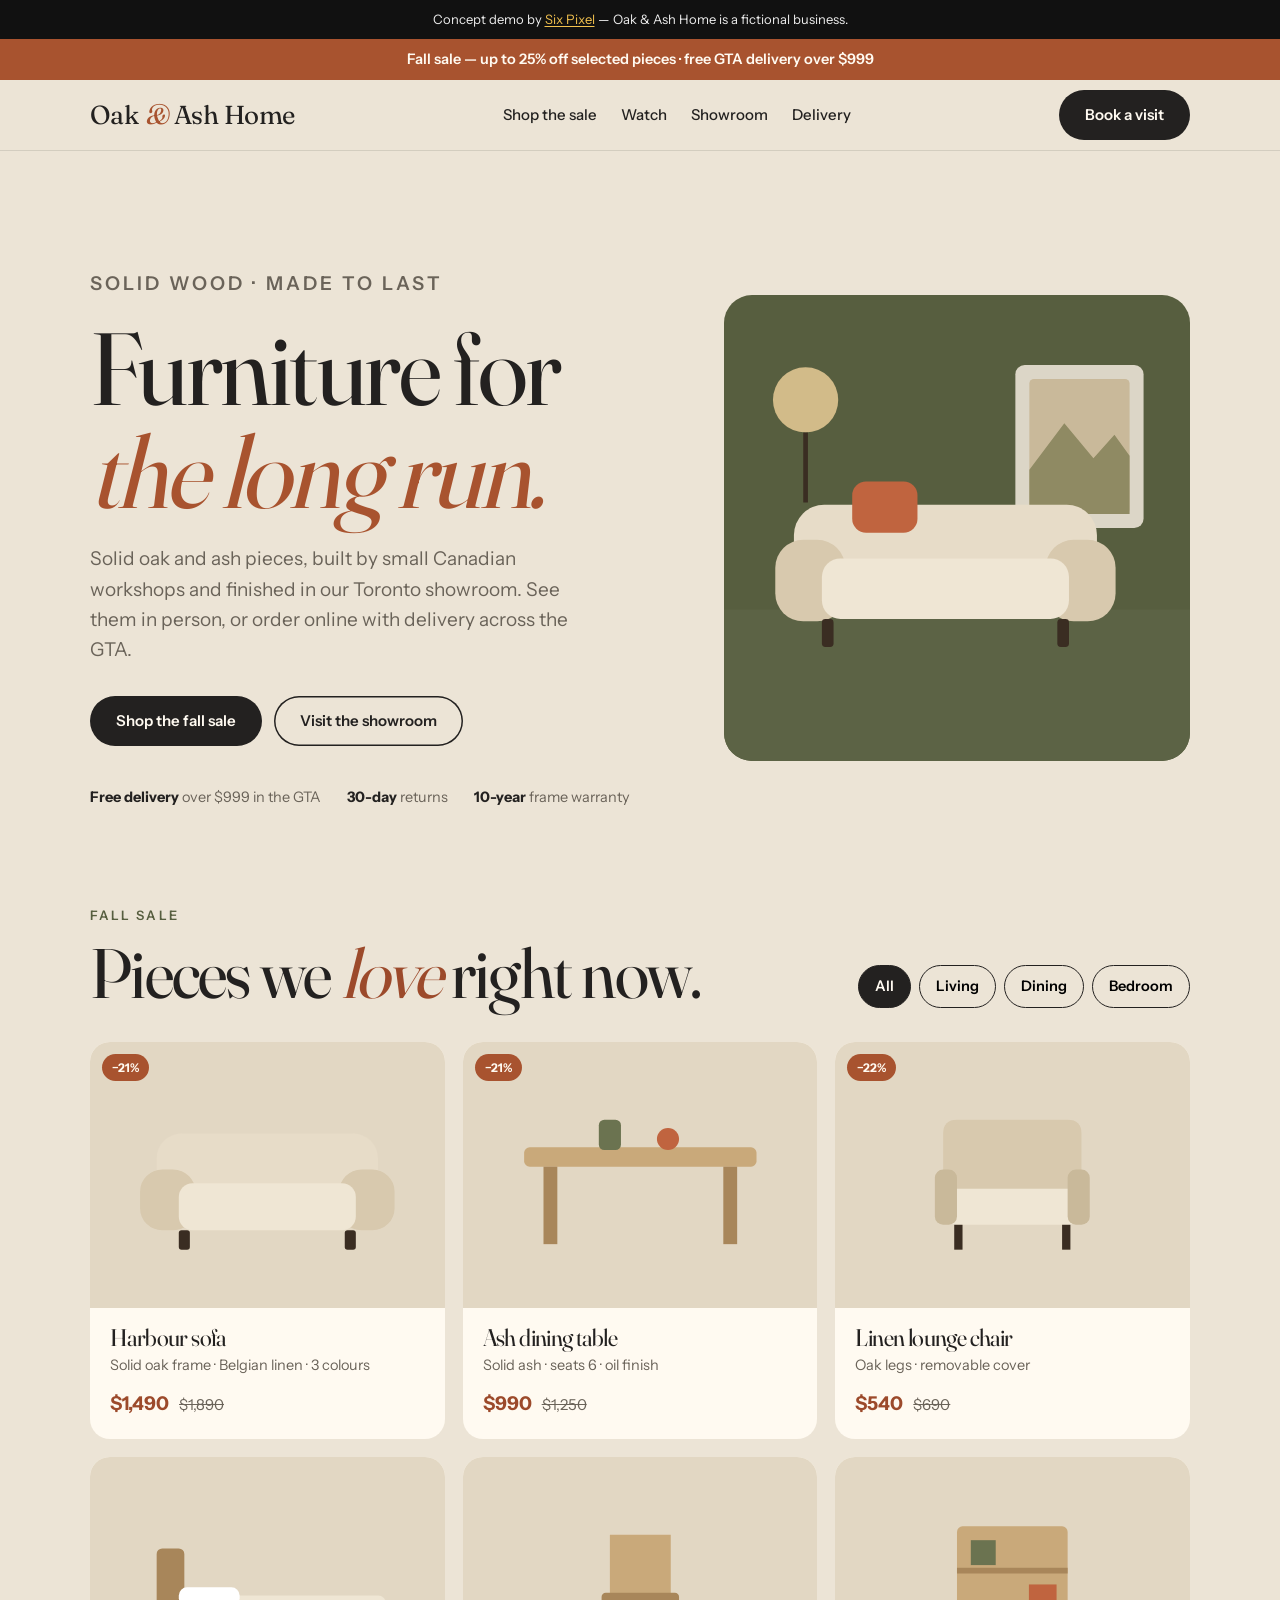
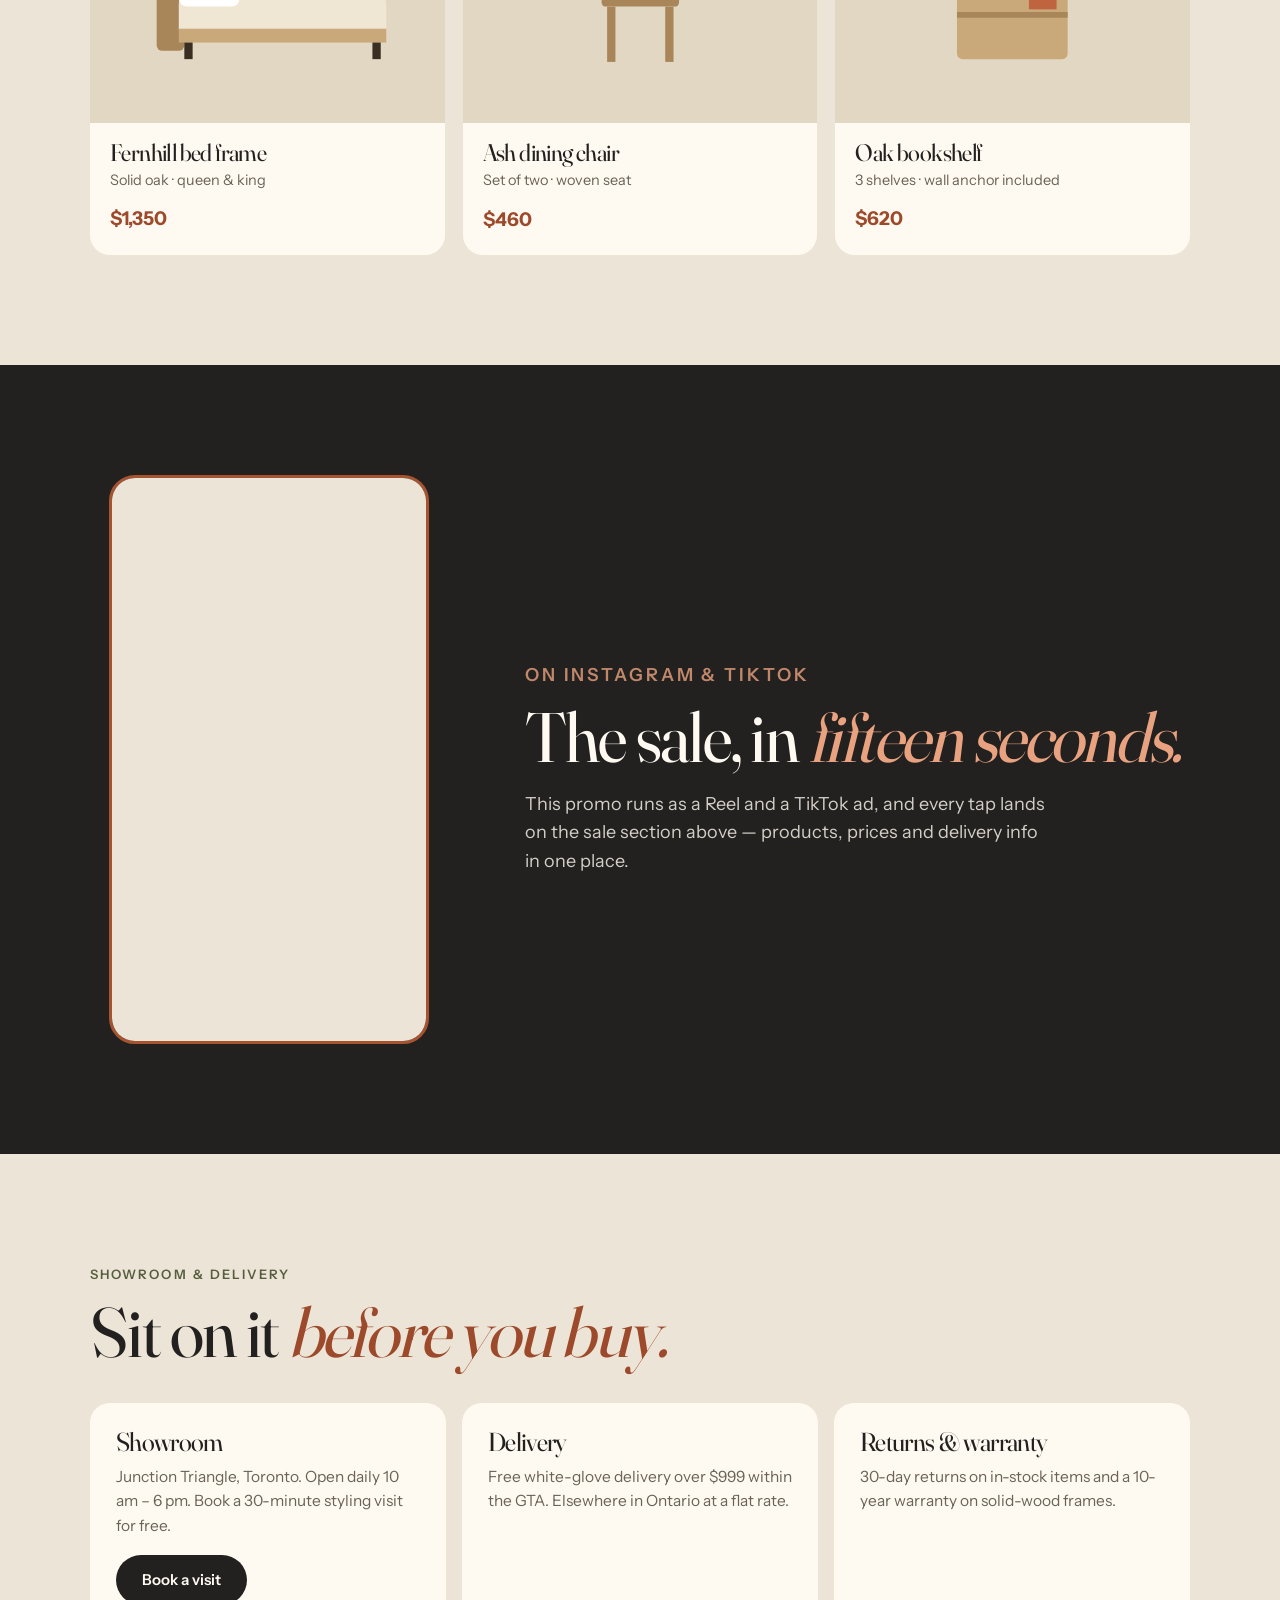
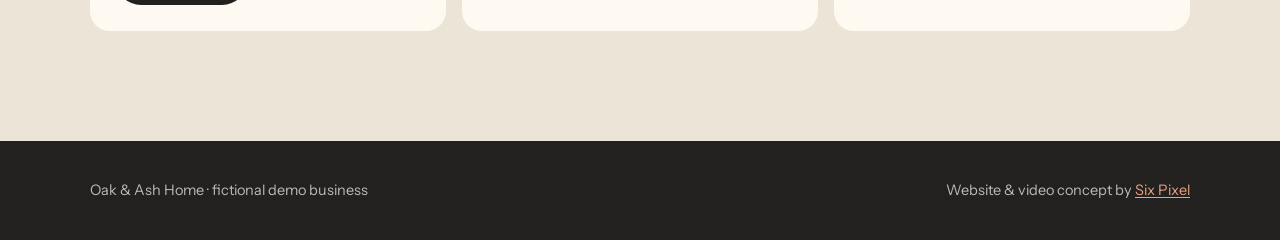
<file: demos/furniture/index.html>
<!DOCTYPE html>
<html lang="en-CA">
<head>
  <meta charset="utf-8">
  <meta name="viewport" content="width=device-width, initial-scale=1, viewport-fit=cover">
  <title>Oak &amp; Ash Home · Solid-Wood Furniture Showroom in Toronto (Demo)</title>
  <meta name="description" content="Concept demo by Six Pixel: a furniture store site with product listings, a seasonal sale, GTA delivery info and a promo video. Fictional business.">
  <!-- Demo of a fictional business: kept out of search results on purpose. -->
  <meta name="robots" content="noindex, follow">
  <meta name="theme-color" content="#ece4d6">
  <link rel="icon" href="../../favicon.svg" type="image/svg+xml">
  <link rel="preload" href="../../assets/fonts/fraunces.woff2" as="font" type="font/woff2" crossorigin>
  <script type="application/ld+json">
  {
    "@context": "https://schema.org",
    "@graph": [
      {
        "@type": "FurnitureStore",
        "name": "Oak & Ash Home (demo)",
        "description": "Fictional solid-wood furniture showroom used as a Six Pixel concept demo.",
        "priceRange": "$$$",
        "address": { "@type": "PostalAddress", "streetAddress": "Junction Triangle (fictional)", "addressLocality": "Toronto", "addressRegion": "ON", "addressCountry": "CA" },
        "openingHoursSpecification": [{ "@type": "OpeningHoursSpecification", "dayOfWeek": ["Monday", "Tuesday", "Wednesday", "Thursday", "Friday", "Saturday", "Sunday"], "opens": "10:00", "closes": "18:00" }]
      },
      {
        "@type": "ItemList",
        "name": "Fall sale",
        "itemListElement": [
          { "@type": "ListItem", "position": 1, "item": { "@type": "Product", "name": "Harbour sofa", "material": "Solid oak, linen", "offers": { "@type": "Offer", "price": "1490.00", "priceCurrency": "CAD", "availability": "https://schema.org/InStock" } } },
          { "@type": "ListItem", "position": 2, "item": { "@type": "Product", "name": "Ash dining table", "material": "Solid ash", "offers": { "@type": "Offer", "price": "990.00", "priceCurrency": "CAD", "availability": "https://schema.org/InStock" } } },
          { "@type": "ListItem", "position": 3, "item": { "@type": "Product", "name": "Linen lounge chair", "offers": { "@type": "Offer", "price": "540.00", "priceCurrency": "CAD", "availability": "https://schema.org/InStock" } } }
        ]
      }
    ]
  }
  </script>
  <style>
    @font-face { font-family: "Fraunces"; src: url("../../assets/fonts/fraunces.woff2") format("woff2"); font-weight: 100 900; font-display: swap; }
    @font-face { font-family: "Instrument Sans"; src: url("../../assets/fonts/instrument-sans.woff2") format("woff2"); font-weight: 400 700; font-display: swap; }
    :root { --sand: #ece4d6; --sand-2: #e2d7c3; --paper: #fffaf1; --ink: #232120; --muted: #6a6359; --olive: #575e3f; --terra: #a8532f; --terra-ink: #9c4a2b; --serif: "Fraunces", Georgia, serif; --sans: "Instrument Sans", system-ui, sans-serif; }
    * { box-sizing: border-box; margin: 0; padding: 0; }
    html { scroll-behavior: smooth; }
    body { background: var(--sand); color: var(--ink); font: 400 17px/1.6 var(--sans); -webkit-font-smoothing: antialiased; }
    a { color: inherit; text-decoration: none; }
    ul { list-style: none; }
    button { font: inherit; cursor: pointer; }
    h1, h2, h3 { font-family: var(--serif); font-weight: 400; letter-spacing: -0.025em; line-height: 1; font-variation-settings: "opsz" 120; }
    .wrap { max-width: 1180px; margin: 0 auto; padding: 0 clamp(16px, 4vw, 40px); }
    :focus-visible { outline: 2px solid var(--terra); outline-offset: 3px; }
    .demo-bar { background: #111; color: #eee; font-size: 13px; text-align: center; padding: 9px 16px; }
    .demo-bar a { color: #f2c14e; text-decoration: underline; text-underline-offset: 3px; }
    .sale-bar { background: var(--terra); color: var(--paper); text-align: center; font-size: 14.5px; font-weight: 600; padding: 9px 16px; }
    header.top { position: sticky; top: 0; z-index: 10; background: rgba(236, 228, 214, 0.92); backdrop-filter: blur(10px); border-bottom: 1px solid rgba(35, 33, 32, 0.12); }
    header.top .wrap { display: flex; justify-content: space-between; align-items: center; height: 70px; gap: 16px; }
    .brand { font: 400 26px var(--serif); letter-spacing: -0.02em; }
    .brand i { color: var(--terra); }
    .links { display: flex; gap: 24px; font-size: 15px; font-weight: 500; }
    .links a:hover { color: var(--terra-ink); }
    .btn { display: inline-flex; align-items: center; justify-content: center; gap: 8px; height: 50px; padding: 0 26px; border-radius: 999px; font: 600 15px var(--sans); background: var(--ink); color: var(--paper); border: 0; transition: background 0.25s, transform 0.25s; }
    .btn:hover { background: var(--terra); transform: translateY(-2px); }
    .btn.line { background: transparent; color: var(--ink); box-shadow: inset 0 0 0 1.5px var(--ink); }
    .btn.line:hover { background: var(--ink); color: var(--paper); }
    .hero { padding: clamp(48px, 8vw, 96px) 0; }
    .hero .wrap { display: grid; grid-template-columns: 1.1fr 0.9fr; gap: clamp(32px, 5vw, 64px); align-items: center; }
    .eyebrow { font-size: 13px; font-weight: 600; letter-spacing: 0.16em; text-transform: uppercase; color: var(--olive); }
    .hero h1 { margin-top: 18px; font-size: clamp(54px, 8vw, 112px); }
    .hero h1 em { color: var(--terra); }
    .hero p { margin-top: 22px; font-size: 19px; color: var(--muted); max-width: 520px; }
    .hero .cta { display: flex; flex-wrap: wrap; gap: 12px; margin-top: 30px; }
    .perks { display: flex; flex-wrap: wrap; gap: 10px 26px; margin-top: 40px; font-size: 14.5px; color: var(--muted); }
    .perks b { color: var(--ink); }
    .room { position: relative; aspect-ratio: 1; border-radius: 28px; background: var(--olive); overflow: hidden; }
    .room svg { position: absolute; inset: 0; width: 100%; height: 100%; }
    section { padding: clamp(64px, 9vw, 110px) 0; }
    h2 { margin-top: 12px; font-size: clamp(40px, 6vw, 70px); }
    h2 em { color: var(--terra-ink); }
    .shop-head { display: flex; flex-wrap: wrap; justify-content: space-between; align-items: end; gap: 20px; }
    .filters { display: flex; flex-wrap: wrap; gap: 8px; }
    .filters button { padding: 9px 16px; border-radius: 999px; border: 1.5px solid var(--ink); background: transparent; font-weight: 600; font-size: 14.5px; }
    .filters button[aria-pressed="true"] { background: var(--ink); color: var(--paper); }
    .grid { display: grid; grid-template-columns: repeat(3, minmax(0, 1fr)); gap: 18px; margin-top: 34px; }
    .product { border-radius: 20px; background: var(--paper); overflow: hidden; transition: transform 0.35s, box-shadow 0.35s; }
    .product[hidden] { display: none; }
    .product:hover { transform: translateY(-4px); box-shadow: 0 26px 40px -30px rgba(35, 33, 32, 0.6); }
    .product .pic { position: relative; aspect-ratio: 4 / 3; background: var(--sand-2); display: grid; place-items: center; }
    .product .pic svg { width: 78%; height: auto; }
    .product .tag { position: absolute; top: 12px; left: 12px; padding: 4px 10px; border-radius: 999px; background: var(--terra); color: var(--paper); font-size: 12px; font-weight: 700; }
    .product .body { padding: 18px 20px 20px; }
    .product h3 { font-size: 24px; }
    .product p { margin-top: 4px; font-size: 14.5px; color: var(--muted); }
    .product .price { margin-top: 12px; display: flex; gap: 10px; align-items: baseline; font-weight: 700; font-size: 19px; }
    .product .price s { color: var(--muted); font-weight: 400; font-size: 15px; }
    .product .price .now { color: var(--terra-ink); }
    .reel-sec { background: var(--ink); color: var(--paper); }
    .reel-sec .wrap { display: grid; grid-template-columns: 0.7fr 1.3fr; gap: clamp(32px, 6vw, 80px); align-items: center; }
    .reel { width: min(320px, 78vw); margin: 0 auto; aspect-ratio: 9 / 16; border-radius: 26px; overflow: hidden; border: 3px solid var(--terra); background: var(--olive); }
    .reel video { width: 100%; height: 100%; object-fit: cover; }
    .reel-sec h2 em { color: #e9a27f; }
    .reel-sec p { margin-top: 18px; opacity: 0.8; font-size: 18px; max-width: 520px; }
    .info { display: grid; grid-template-columns: repeat(3, minmax(0, 1fr)); gap: 16px; margin-top: 36px; }
    .info div { padding: 26px; border-radius: 20px; background: var(--paper); }
    .info h3 { font-size: 26px; }
    .info p { margin-top: 10px; color: var(--muted); font-size: 15.5px; }
    footer { background: var(--ink); color: rgba(255, 250, 241, 0.7); padding: 38px 0; font-size: 14.5px; }
    footer .wrap { display: flex; flex-wrap: wrap; justify-content: space-between; gap: 14px; }
    footer a { color: #e9a27f; }
    @media (max-width: 900px) {
      .links { display: none; }
      .hero .wrap, .reel-sec .wrap { grid-template-columns: 1fr; }
      .grid, .info { grid-template-columns: 1fr 1fr; }
    }
    @media (max-width: 560px) { .grid, .info { grid-template-columns: 1fr; } }
    .demo-bar a, footer a { text-decoration: underline; text-underline-offset: 2px; }
</style>
</head>
<body>
  <div class="demo-bar">Concept demo by <a href="../../">Six Pixel</a> — Oak &amp; Ash Home is a fictional business.</div>
  <div class="sale-bar">Fall sale — up to 25% off selected pieces · free GTA delivery over $999</div>
  <header class="top">
    <div class="wrap">
      <a class="brand" href="#">Oak <i>&amp;</i> Ash Home</a>
      <nav class="links" aria-label="Main"><a href="#shop">Shop the sale</a><a href="#video">Watch</a><a href="#visit">Showroom</a><a href="#visit">Delivery</a></nav>
      <a class="btn" href="#visit">Book a visit</a>
    </div>
  </header>

  <main>
    <section class="hero" aria-labelledby="h">
      <div class="wrap">
        <div>
          <p class="eyebrow">Solid wood · made to last</p>
          <h1 id="h">Furniture for <em>the long run.</em></h1>
          <p>Solid oak and ash pieces, built by small Canadian workshops and finished in our Toronto showroom. See them in person, or order online with delivery across the GTA.</p>
          <div class="cta"><a class="btn" href="#shop">Shop the fall sale</a><a class="btn line" href="#visit">Visit the showroom</a></div>
          <div class="perks"><span><b>Free delivery</b> over $999 in the GTA</span><span><b>30-day</b> returns</span><span><b>10-year</b> frame warranty</span></div>
        </div>
        <div class="room" aria-hidden="true">
          <svg viewBox="0 0 400 400"><rect x="0" y="270" width="400" height="130" fill="#5c6345"/><rect x="250" y="60" width="110" height="140" rx="8" fill="#ece4d6" opacity=".9"/><rect x="262" y="72" width="86" height="116" rx="4" fill="#c9b99a"/><path d="M262 150 l30 -40 25 30 18 -20 13 18 v50 h-86z" fill="#8f8a63"/><rect x="60" y="180" width="260" height="80" rx="26" fill="#e7dcc8"/><rect x="44" y="210" width="60" height="70" rx="24" fill="#d8c9ae"/><rect x="276" y="210" width="60" height="70" rx="24" fill="#d8c9ae"/><rect x="84" y="226" width="212" height="52" rx="16" fill="#efe6d4"/><rect x="110" y="160" width="56" height="44" rx="12" fill="#c0643f"/><g fill="#3a2d22"><rect x="84" y="278" width="10" height="24" rx="3"/><rect x="286" y="278" width="10" height="24" rx="3"/></g><circle cx="70" cy="90" r="28" fill="#f2d39b" opacity=".8"/><path d="M70 118 v60" stroke="#3a2d22" stroke-width="4"/></svg>
        </div>
      </div>
    </section>

    <section id="shop" style="padding-top:0" aria-labelledby="shop-h">
      <div class="wrap">
        <div class="shop-head">
          <div><p class="eyebrow">Fall sale</p><h2 id="shop-h">Pieces we <em>love</em> right now.</h2></div>
          <div class="filters" role="group" aria-label="Filter by room">
            <button type="button" aria-pressed="true" data-f="all">All</button>
            <button type="button" aria-pressed="false" data-f="living">Living</button>
            <button type="button" aria-pressed="false" data-f="dining">Dining</button>
            <button type="button" aria-pressed="false" data-f="bedroom">Bedroom</button>
          </div>
        </div>
        <div class="grid" id="grid">
          <article class="product" data-room="living">
            <div class="pic"><span class="tag">−21%</span><svg viewBox="0 0 200 120" aria-hidden="true"><rect x="20" y="30" width="160" height="56" rx="18" fill="#e7dcc8"/><rect x="8" y="56" width="40" height="44" rx="16" fill="#d8c9ae"/><rect x="152" y="56" width="40" height="44" rx="16" fill="#d8c9ae"/><rect x="36" y="66" width="128" height="34" rx="10" fill="#efe6d4"/><rect x="36" y="100" width="8" height="14" rx="2" fill="#3a2d22"/><rect x="156" y="100" width="8" height="14" rx="2" fill="#3a2d22"/></svg></div>
            <div class="body"><h3>Harbour sofa</h3><p>Solid oak frame · Belgian linen · 3 colours</p><div class="price"><span class="now">$1,490</span><s>$1,890</s></div></div>
          </article>
          <article class="product" data-room="dining">
            <div class="pic"><span class="tag">−21%</span><svg viewBox="0 0 200 120" aria-hidden="true"><rect x="16" y="40" width="168" height="14" rx="4" fill="#c9a97a"/><rect x="30" y="54" width="10" height="56" fill="#a8865a"/><rect x="160" y="54" width="10" height="56" fill="#a8865a"/><rect x="70" y="20" width="16" height="22" rx="4" fill="#6b7350"/><circle cx="120" cy="34" r="8" fill="#c0643f"/></svg></div>
            <div class="body"><h3>Ash dining table</h3><p>Solid ash · seats 6 · oil finish</p><div class="price"><span class="now">$990</span><s>$1,250</s></div></div>
          </article>
          <article class="product" data-room="living">
            <div class="pic"><span class="tag">−22%</span><svg viewBox="0 0 200 120" aria-hidden="true"><path d="M60 20 h80 q10 0 10 10 v50 h-100 v-50 q0 -10 10 -10z" fill="#d8c9ae"/><rect x="50" y="70" width="100" height="26" rx="10" fill="#efe6d4"/><rect x="44" y="56" width="16" height="40" rx="6" fill="#c9b99a"/><rect x="140" y="56" width="16" height="40" rx="6" fill="#c9b99a"/><rect x="58" y="96" width="6" height="18" fill="#3a2d22"/><rect x="136" y="96" width="6" height="18" fill="#3a2d22"/></svg></div>
            <div class="body"><h3>Linen lounge chair</h3><p>Oak legs · removable cover</p><div class="price"><span class="now">$540</span><s>$690</s></div></div>
          </article>
          <article class="product" data-room="bedroom">
            <div class="pic"><svg viewBox="0 0 200 120" aria-hidden="true"><rect x="20" y="30" width="20" height="74" rx="4" fill="#a8865a"/><rect x="36" y="64" width="150" height="30" rx="6" fill="#efe6d4"/><rect x="36" y="58" width="44" height="14" rx="6" fill="#ffffff"/><rect x="36" y="88" width="150" height="10" fill="#c9a97a"/><rect x="40" y="98" width="6" height="12" fill="#3a2d22"/><rect x="176" y="98" width="6" height="12" fill="#3a2d22"/></svg></div>
            <div class="body"><h3>Fernhill bed frame</h3><p>Solid oak · queen &amp; king</p><div class="price"><span class="now">$1,350</span></div></div>
          </article>
          <article class="product" data-room="dining">
            <div class="pic"><svg viewBox="0 0 200 120" aria-hidden="true"><path d="M78 20 h44 v44 h-44z" fill="#c9a97a"/><rect x="72" y="62" width="56" height="10" rx="3" fill="#a8865a"/><rect x="76" y="72" width="6" height="40" fill="#a8865a"/><rect x="118" y="72" width="6" height="40" fill="#a8865a"/></svg></div>
            <div class="body"><h3>Ash dining chair</h3><p>Set of two · woven seat</p><div class="price"><span class="now">$460</span></div></div>
          </article>
          <article class="product" data-room="bedroom living">
            <div class="pic"><svg viewBox="0 0 200 120" aria-hidden="true"><rect x="60" y="14" width="80" height="96" rx="4" fill="#c9a97a"/><g stroke="#a8865a" stroke-width="4"><path d="M60 46 h80M60 78 h80"/></g><rect x="70" y="24" width="18" height="18" fill="#6b7350"/><rect x="112" y="56" width="20" height="18" fill="#c0643f"/></svg></div>
            <div class="body"><h3>Oak bookshelf</h3><p>3 shelves · wall anchor included</p><div class="price"><span class="now">$620</span></div></div>
          </article>
        </div>
      </div>
    </section>

    <section class="reel-sec" id="video" aria-labelledby="video-h">
      <div class="wrap">
        <div class="reel">
          <video data-autoplay muted loop playsinline controls preload="none" poster="../../assets/img/furniture-reel-poster.webp" width="1080" height="1920" aria-label="15-second fall sale promo video for Oak &amp; Ash Home">
            <source src="../../assets/video/furniture-reel.mp4" type="video/mp4">
            <source src="../../assets/video/furniture-reel.webm" type="video/webm">
          </video>
        </div>
        <div>
          <p class="eyebrow" style="color:#e9a27f">On Instagram &amp; TikTok</p>
          <h2 id="video-h">The sale, in <em>fifteen seconds.</em></h2>
          <p>This promo runs as a Reel and a TikTok ad, and every tap lands on the sale section above — products, prices and delivery info in one place.</p>
        </div>
      </div>
    </section>

    <section id="visit" aria-labelledby="visit-h">
      <div class="wrap">
        <p class="eyebrow">Showroom &amp; delivery</p>
        <h2 id="visit-h">Sit on it <em>before you buy.</em></h2>
        <div class="info">
          <div><h3>Showroom</h3><p>Junction Triangle, Toronto. Open daily 10 am – 6 pm. Book a 30-minute styling visit for free.</p><p style="margin-top:16px"><a class="btn" href="mailto:hello@oakandash.example?subject=Showroom%20visit">Book a visit</a></p></div>
          <div><h3>Delivery</h3><p>Free white-glove delivery over $999 within the GTA. Elsewhere in Ontario at a flat rate.</p></div>
          <div><h3>Returns &amp; warranty</h3><p>30-day returns on in-stock items and a 10-year warranty on solid-wood frames.</p></div>
        </div>
      </div>
    </section>
  </main>

  <footer><div class="wrap"><span>Oak &amp; Ash Home · fictional demo business</span><span>Website &amp; video concept by <a href="../../">Six Pixel</a></span></div></footer>

  <script>
    const btns = document.querySelectorAll('.filters button');
    btns.forEach(b => b.addEventListener('click', () => {
      btns.forEach(x => x.setAttribute('aria-pressed', String(x === b)));
      document.querySelectorAll('#grid .product').forEach(p => { p.hidden = b.dataset.f !== 'all' && !p.dataset.room.split(' ').includes(b.dataset.f); });
    }));
    const v = document.querySelector('video[data-autoplay]');
    if (v && 'IntersectionObserver' in window && !matchMedia('(prefers-reduced-motion: reduce)').matches) {
      v.controls = false;
      new IntersectionObserver(([e]) => { e.isIntersecting ? v.play().catch(() => { v.controls = true; }) : v.pause(); }, { threshold: 0.3 }).observe(v);
    }
  </script>
</body>
</html>
</file>
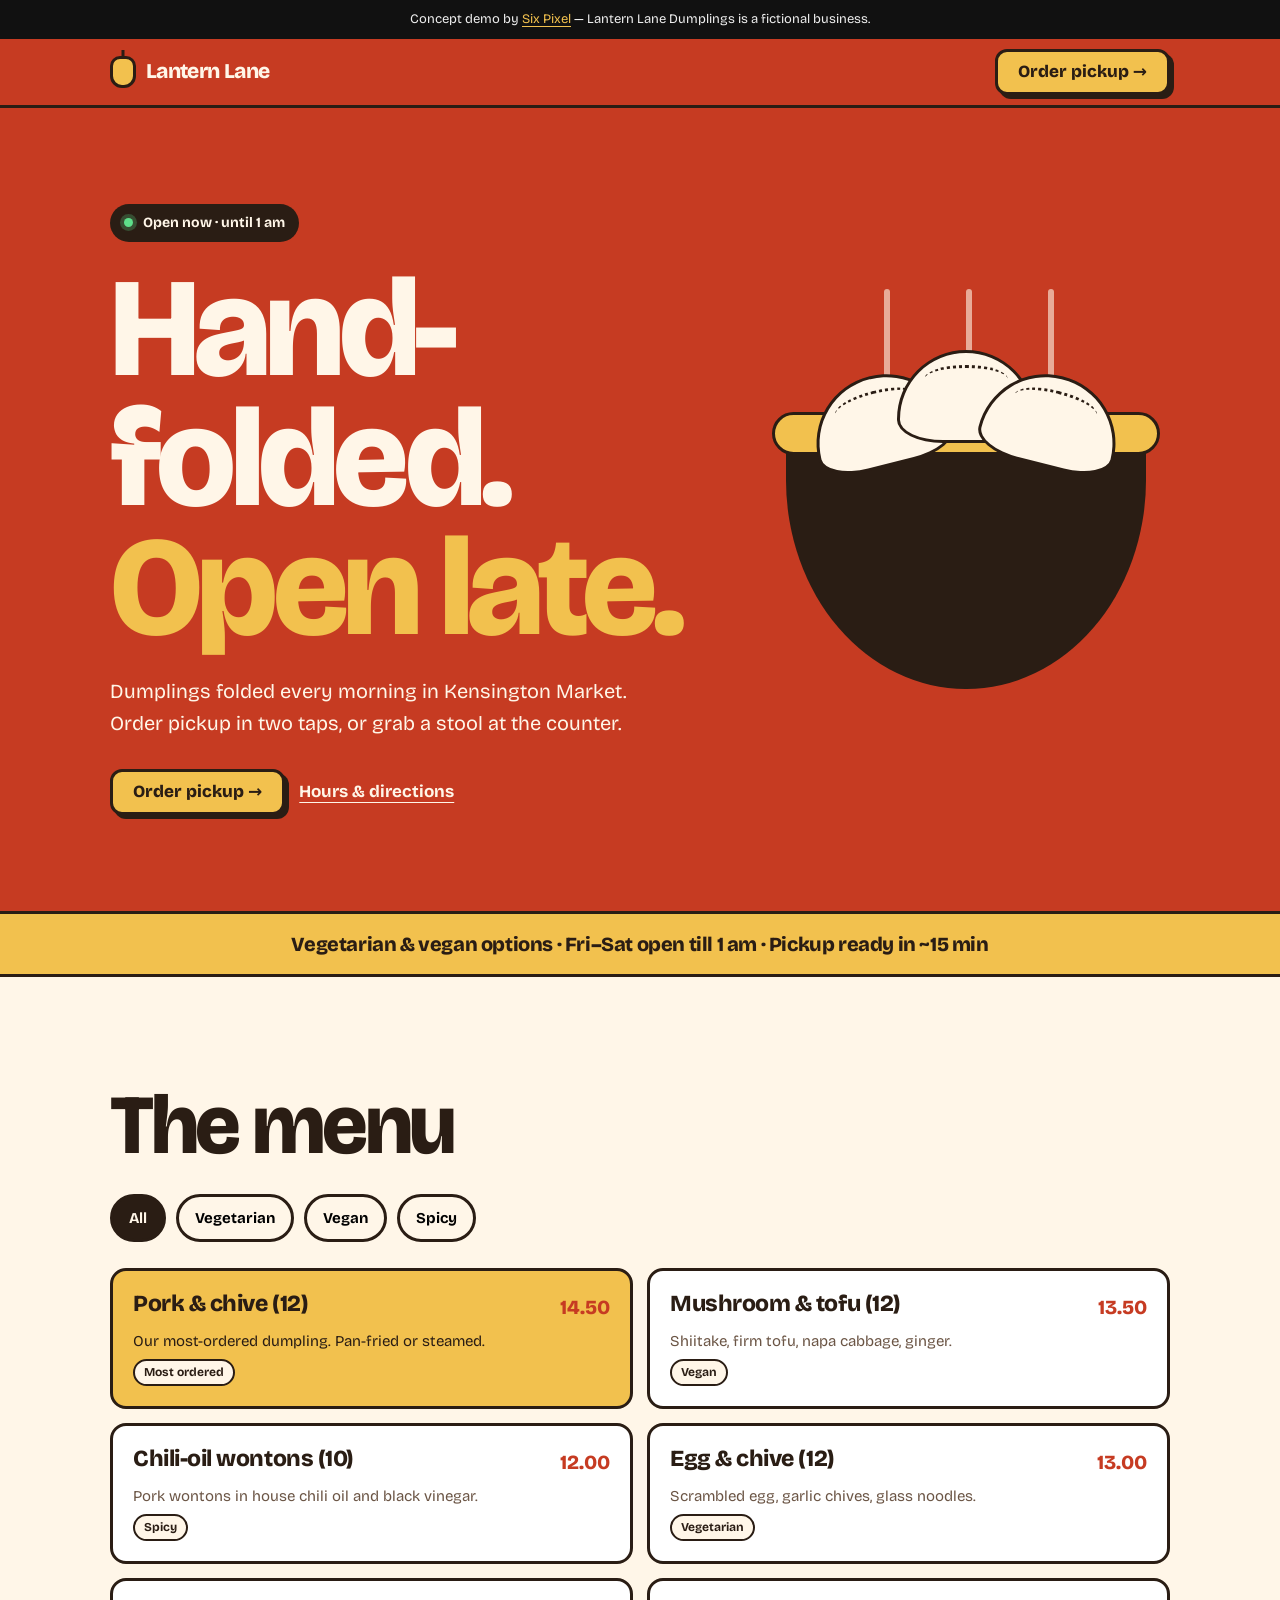
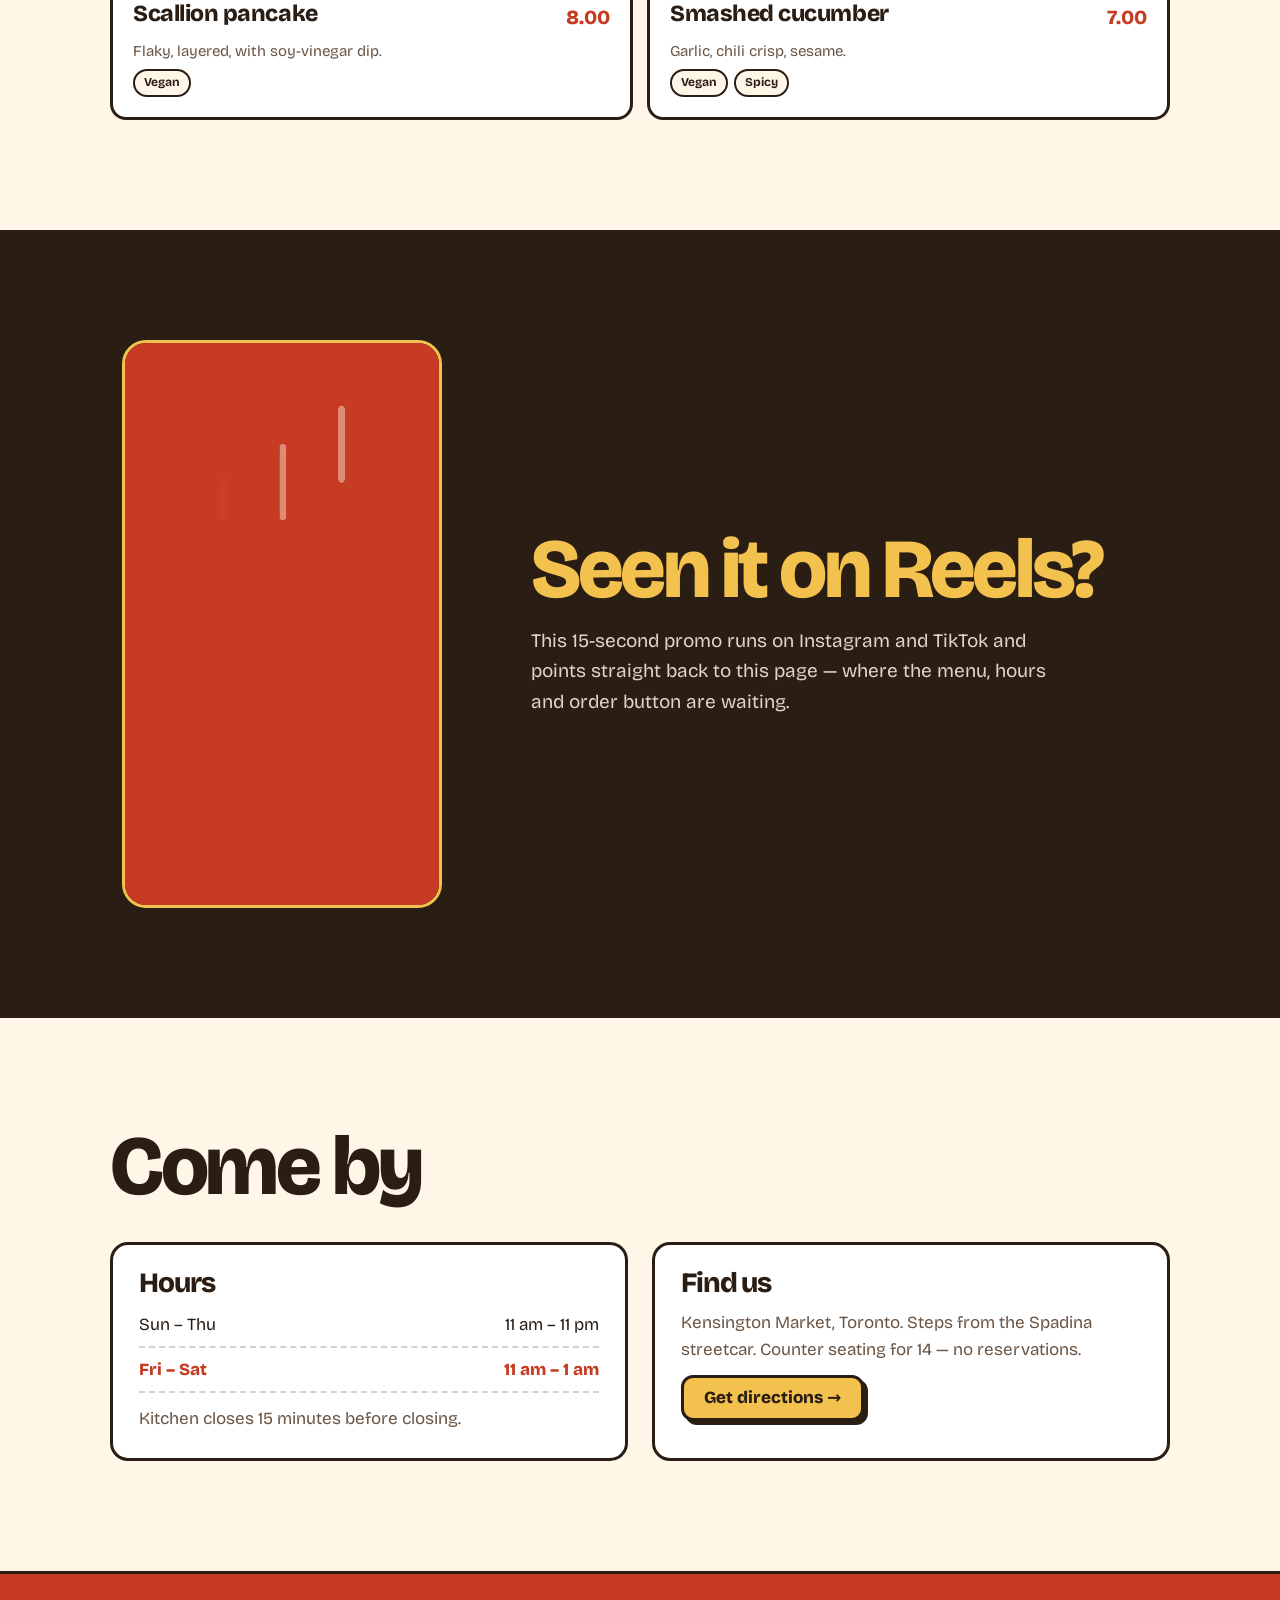
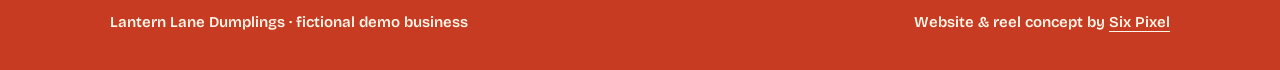
<file: demos/lantern/index.html>
<!DOCTYPE html>
<html lang="en-CA">
<head>
  <meta charset="utf-8">
  <meta name="viewport" content="width=device-width, initial-scale=1, viewport-fit=cover">
  <title>Lantern Lane Dumplings · Hand-Folded Dumplings in Kensington Market (Demo)</title>
  <meta name="description" content="Concept demo by Six Pixel: an order-first site for a late-night dumpling counter in Kensington Market, Toronto. Fictional business.">
  <!-- Demo of a fictional business: kept out of search results on purpose. -->
  <meta name="robots" content="noindex, follow">
  <meta name="theme-color" content="#c63b22">
  <link rel="icon" href="../../favicon.svg" type="image/svg+xml">
  <link rel="preload" href="../../assets/fonts/bricolage.woff2" as="font" type="font/woff2" crossorigin>
  <script type="application/ld+json">
  {
    "@context": "https://schema.org",
    "@type": "Restaurant",
    "name": "Lantern Lane Dumplings (demo)",
    "description": "Fictional late-night dumpling counter used as a Six Pixel concept demo.",
    "servesCuisine": ["Chinese", "Dumplings"],
    "priceRange": "$",
    "address": { "@type": "PostalAddress", "streetAddress": "Kensington Market (fictional)", "addressLocality": "Toronto", "addressRegion": "ON", "addressCountry": "CA" },
    "openingHoursSpecification": [
      { "@type": "OpeningHoursSpecification", "dayOfWeek": ["Monday", "Tuesday", "Wednesday", "Thursday", "Sunday"], "opens": "11:00", "closes": "23:00" },
      { "@type": "OpeningHoursSpecification", "dayOfWeek": ["Friday", "Saturday"], "opens": "11:00", "closes": "01:00" }
    ],
    "potentialAction": { "@type": "OrderAction", "target": "https://lanternlane.example/order" },
    "hasMenu": { "@type": "Menu", "hasMenuSection": [ { "@type": "MenuSection", "name": "Dumplings", "hasMenuItem": [
      { "@type": "MenuItem", "name": "Pork & chive dumplings (12)", "offers": { "@type": "Offer", "price": "14.50", "priceCurrency": "CAD" } },
      { "@type": "MenuItem", "name": "Mushroom & tofu dumplings (12)", "suitableForDiet": "https://schema.org/VeganDiet", "offers": { "@type": "Offer", "price": "13.50", "priceCurrency": "CAD" } },
      { "@type": "MenuItem", "name": "Chili-oil wontons (10)", "offers": { "@type": "Offer", "price": "12.00", "priceCurrency": "CAD" } }
    ] } ] }
  }
  </script>
  <style>
    @font-face { font-family: "Bricolage"; src: url("../../assets/fonts/bricolage.woff2") format("woff2"); font-weight: 200 800; font-display: swap; }
    :root { --red: #c63b22; --red-2: #a52f1a; --yellow: #f2c14e; --cream: #fff6e8; --ink: #2a1d14; --muted: #6b5545; --font: "Bricolage", system-ui, sans-serif; }
    * { box-sizing: border-box; margin: 0; padding: 0; }
    html { scroll-behavior: smooth; }
    body { background: var(--cream); color: var(--ink); font: 400 17px/1.6 var(--font); -webkit-font-smoothing: antialiased; }
    a { color: inherit; text-decoration: none; }
    ul { list-style: none; }
    button { font: inherit; cursor: pointer; }
    h1, h2, h3 { font-weight: 800; line-height: 0.92; letter-spacing: -0.04em; }
    .wrap { max-width: 1140px; margin: 0 auto; padding: 0 clamp(16px, 4vw, 40px); }
    :focus-visible { outline: 3px solid var(--yellow); outline-offset: 2px; }
    .demo-bar { background: #111; color: #eee; font-size: 13px; text-align: center; padding: 9px 16px; }
    .demo-bar a { color: var(--yellow); text-decoration: underline; text-underline-offset: 3px; }
    header.top { position: sticky; top: 0; z-index: 10; background: var(--red); color: var(--cream); border-bottom: 3px solid var(--ink); }
    header.top .wrap { display: flex; align-items: center; justify-content: space-between; height: 66px; }
    .brand { display: flex; align-items: center; gap: 10px; font-weight: 800; font-size: 21px; letter-spacing: -0.03em; }
    .lantern { width: 26px; height: 32px; border-radius: 10px 10px 12px 12px; background: var(--yellow); border: 3px solid var(--ink); position: relative; }
    .lantern::before { content: ""; position: absolute; left: 50%; top: -9px; width: 3px; height: 7px; background: var(--ink); transform: translateX(-50%); }
    .order { display: inline-flex; align-items: center; gap: 8px; height: 46px; padding: 0 20px; border-radius: 12px; background: var(--yellow); color: var(--ink); font-weight: 800; border: 3px solid var(--ink); box-shadow: 4px 4px 0 var(--ink); transition: transform 0.15s, box-shadow 0.15s; }
    .order:hover { transform: translate(-2px, -2px); box-shadow: 6px 6px 0 var(--ink); }
    .order:active { transform: translate(2px, 2px); box-shadow: 1px 1px 0 var(--ink); }
    .hero { background: var(--red); color: var(--cream); padding: clamp(48px, 8vw, 96px) 0; overflow: hidden; }
    .hero .wrap { display: grid; grid-template-columns: 1.2fr 0.8fr; gap: 40px; align-items: center; }
    .open { display: inline-flex; align-items: center; gap: 10px; padding: 8px 14px; border-radius: 999px; background: var(--ink); font-weight: 700; font-size: 14px; }
    .open i { width: 9px; height: 9px; border-radius: 50%; background: #5ee08a; box-shadow: 0 0 0 4px rgba(94, 224, 138, 0.25); }
    .open.closed i { background: #ff8a7a; box-shadow: 0 0 0 4px rgba(255, 138, 122, 0.25); }
    .hero h1 { margin-top: 22px; font-size: clamp(64px, 11vw, 150px); }
    .hero h1 span { color: var(--yellow); display: block; }
    .hero p { margin-top: 22px; font-size: 20px; max-width: 520px; }
    .hero .cta { display: flex; flex-wrap: wrap; gap: 14px; margin-top: 30px; align-items: center; }
    .hero .cta a.alt { font-weight: 700; text-decoration: underline; text-underline-offset: 5px; }
    .art { position: relative; aspect-ratio: 1; max-width: 420px; justify-self: center; width: 100%; }
    .bowl { position: absolute; inset: 30% 6% 6%; background: var(--ink); border-radius: 0 0 50% 50% / 0 0 80% 80%; }
    .dumpling { z-index: 1; }
    .bowl::before { content: ""; position: absolute; left: -4%; right: -4%; top: -6%; height: 14%; border-radius: 999px; background: var(--yellow); border: 3px solid var(--ink); }
    .dumpling { position: absolute; width: 34%; aspect-ratio: 1.5; background: var(--cream); border: 3px solid var(--ink); border-radius: 60% 60% 40% 40% / 90% 90% 30% 30%; }
    .dumpling::after { content: ""; position: absolute; left: 18%; right: 18%; top: 14%; height: 30%; border-top: 3px dotted var(--ink); border-radius: 50%; }
    .d1 { left: 12%; top: 17%; transform: rotate(-14deg); } .d2 { left: 33%; top: 11%; } .d3 { right: 12%; top: 17%; transform: rotate(14deg); }
    .steam { position: absolute; top: -4%; width: 6px; height: 22%; border-radius: 999px; background: rgba(255, 246, 232, 0.6); animation: rise 2.6s ease-in-out infinite; }
    .s1 { left: 30%; } .s2 { left: 50%; animation-delay: 0.6s; } .s3 { left: 70%; animation-delay: 1.2s; }
    @keyframes rise { 0% { transform: translateY(20px) scaleY(0.6); opacity: 0; } 40% { opacity: 1; } 100% { transform: translateY(-20px) scaleY(1); opacity: 0; } }
    .strip { background: var(--yellow); border-block: 3px solid var(--ink); font-weight: 800; font-size: 20px; padding: 14px 0; text-align: center; letter-spacing: -0.02em; }
    section { padding: clamp(64px, 9vw, 110px) 0; }
    h2 { font-size: clamp(44px, 7vw, 84px); }
    .filters { display: flex; flex-wrap: wrap; gap: 10px; margin: 30px 0 26px; }
    .filters button { padding: 9px 16px; border-radius: 999px; border: 3px solid var(--ink); background: var(--cream); font-weight: 700; font-size: 15px; }
    .filters button[aria-pressed="true"] { background: var(--ink); color: var(--cream); }
    .menu { display: grid; grid-template-columns: repeat(2, minmax(0, 1fr)); gap: 14px; }
    .item { display: grid; grid-template-columns: 1fr auto; gap: 6px 16px; padding: 20px; border: 3px solid var(--ink); border-radius: 16px; background: #fff; }
    .item[hidden] { display: none; }
    .item h3 { font-size: 23px; letter-spacing: -0.02em; line-height: 1.1; }
    .item .price { font-weight: 800; font-size: 20px; color: var(--red); }
    .item p { grid-column: 1 / -1; color: var(--muted); font-size: 15px; }
    .item .tags { grid-column: 1 / -1; display: flex; gap: 6px; flex-wrap: wrap; }
    .item .tags span { padding: 2px 9px; border-radius: 999px; background: var(--cream); border: 2px solid var(--ink); font-size: 12px; font-weight: 700; }
    .item.hot { background: var(--yellow); }
    .item.hot p { color: var(--ink); }
    .reel-sec { background: var(--ink); color: var(--cream); }
    .reel-sec .wrap { display: grid; grid-template-columns: 0.7fr 1.3fr; gap: clamp(32px, 6vw, 80px); align-items: center; }
    .reel { aspect-ratio: 9 / 16; max-width: 320px; width: 100%; margin: 0 auto; border-radius: 24px; overflow: hidden; border: 3px solid var(--yellow); background: var(--red); }
    .reel video { width: 100%; height: 100%; object-fit: cover; }
    .reel-sec p { margin-top: 18px; font-size: 19px; opacity: 0.85; max-width: 520px; }
    .visit { display: grid; grid-template-columns: 1fr 1fr; gap: 24px; margin-top: 36px; }
    .card { padding: 26px; border: 3px solid var(--ink); border-radius: 18px; background: #fff; }
    .card h3 { font-size: 28px; }
    .card ul { margin-top: 14px; display: grid; gap: 8px; }
    .card li { display: flex; justify-content: space-between; border-bottom: 2px dashed rgba(42, 29, 20, 0.2); padding-bottom: 8px; }
    .card li.today { color: var(--red); font-weight: 800; }
    .card p { margin-top: 12px; color: var(--muted); }
    footer { background: var(--red); color: var(--cream); padding: 36px 0; border-top: 3px solid var(--ink); font-weight: 600; font-size: 15px; }
    footer .wrap { display: flex; flex-wrap: wrap; justify-content: space-between; gap: 14px; }
    footer a { text-decoration: underline; text-underline-offset: 4px; }
    @media (max-width: 820px) {
      .hero .wrap, .reel-sec .wrap, .visit { grid-template-columns: 1fr; }
      .menu { grid-template-columns: 1fr; }
      .art { max-width: 300px; }
    }
    @media (prefers-reduced-motion: reduce) { .steam { animation: none; opacity: 0.6; } }
  </style>
</head>
<body>
  <div class="demo-bar">Concept demo by <a href="../../">Six Pixel</a> — Lantern Lane Dumplings is a fictional business.</div>
  <header class="top">
    <div class="wrap">
      <a class="brand" href="#"><span class="lantern" aria-hidden="true"></span>Lantern Lane</a>
      <a class="order" href="#menu">Order pickup →</a>
    </div>
  </header>

  <main>
    <section class="hero" aria-labelledby="h">
      <div class="wrap">
        <div>
          <span class="open" id="open-status"><i></i><span>Open today 11 am – 11 pm</span></span>
          <h1 id="h">Hand-folded. <span>Open late.</span></h1>
          <p>Dumplings folded every morning in Kensington Market. Order pickup in two taps, or grab a stool at the counter.</p>
          <div class="cta"><a class="order" href="#menu">Order pickup →</a><a class="alt" href="#visit">Hours &amp; directions</a></div>
        </div>
        <div class="art" aria-hidden="true">
          <span class="steam s1"></span><span class="steam s2"></span><span class="steam s3"></span>
          <div class="bowl"></div>
          <div class="dumpling d1"></div><div class="dumpling d2"></div><div class="dumpling d3"></div>
        </div>
      </div>
    </section>

    <div class="strip">Vegetarian &amp; vegan options · Fri–Sat open till 1 am · Pickup ready in ~15 min</div>

    <section id="menu" aria-labelledby="menu-h">
      <div class="wrap">
        <h2 id="menu-h">The menu</h2>
        <div class="filters" role="group" aria-label="Filter menu">
          <button type="button" aria-pressed="true" data-f="all">All</button>
          <button type="button" aria-pressed="false" data-f="veg">Vegetarian</button>
          <button type="button" aria-pressed="false" data-f="vegan">Vegan</button>
          <button type="button" aria-pressed="false" data-f="spicy">Spicy</button>
        </div>
        <div class="menu" id="menu-list">
          <article class="item hot" data-tags="">
            <h3>Pork &amp; chive (12)</h3><span class="price">14.50</span>
            <p>Our most-ordered dumpling. Pan-fried or steamed.</p>
            <div class="tags"><span>Most ordered</span></div>
          </article>
          <article class="item" data-tags="veg vegan">
            <h3>Mushroom &amp; tofu (12)</h3><span class="price">13.50</span>
            <p>Shiitake, firm tofu, napa cabbage, ginger.</p>
            <div class="tags"><span>Vegan</span></div>
          </article>
          <article class="item" data-tags="spicy">
            <h3>Chili-oil wontons (10)</h3><span class="price">12.00</span>
            <p>Pork wontons in house chili oil and black vinegar.</p>
            <div class="tags"><span>Spicy</span></div>
          </article>
          <article class="item" data-tags="veg">
            <h3>Egg &amp; chive (12)</h3><span class="price">13.00</span>
            <p>Scrambled egg, garlic chives, glass noodles.</p>
            <div class="tags"><span>Vegetarian</span></div>
          </article>
          <article class="item" data-tags="veg vegan">
            <h3>Scallion pancake</h3><span class="price">8.00</span>
            <p>Flaky, layered, with soy-vinegar dip.</p>
            <div class="tags"><span>Vegan</span></div>
          </article>
          <article class="item" data-tags="veg vegan spicy">
            <h3>Smashed cucumber</h3><span class="price">7.00</span>
            <p>Garlic, chili crisp, sesame.</p>
            <div class="tags"><span>Vegan</span><span>Spicy</span></div>
          </article>
        </div>
      </div>
    </section>

    <section class="reel-sec" aria-labelledby="reel-h">
      <div class="wrap">
        <div class="reel">
          <video data-autoplay muted loop playsinline controls preload="none" poster="../../assets/img/lantern-reel-poster.webp" width="1080" height="1920" aria-label="15-second promo reel for Lantern Lane Dumplings">
            <source src="../../assets/video/lantern-reel.webm" type="video/webm">
            <source src="../../assets/video/lantern-reel.mp4" type="video/mp4">
          </video>
        </div>
        <div>
          <h2 id="reel-h" style="color:var(--yellow)">Seen it on Reels?</h2>
          <p>This 15-second promo runs on Instagram and TikTok and points straight back to this page — where the menu, hours and order button are waiting.</p>
        </div>
      </div>
    </section>

    <section id="visit" aria-labelledby="visit-h">
      <div class="wrap">
        <h2 id="visit-h">Come by</h2>
        <div class="visit">
          <div class="card">
            <h3>Hours</h3>
            <ul id="hours">
              <li data-day="1,2,3,4,0"><span>Sun – Thu</span><span>11 am – 11 pm</span></li>
              <li data-day="5,6"><span>Fri – Sat</span><span>11 am – 1 am</span></li>
            </ul>
            <p>Kitchen closes 15 minutes before closing.</p>
          </div>
          <div class="card">
            <h3>Find us</h3>
            <p>Kensington Market, Toronto. Steps from the Spadina streetcar. Counter seating for 14 — no reservations.</p>
            <p><a class="order" href="#" onclick="alert('In a real site this opens Google Maps directions.');return false;">Get directions →</a></p>
          </div>
        </div>
      </div>
    </section>
  </main>

  <footer>
    <div class="wrap"><span>Lantern Lane Dumplings · fictional demo business</span><span>Website &amp; reel concept by <a href="../../">Six Pixel</a></span></div>
  </footer>

  <script>
    // Menu filters
    const btns = document.querySelectorAll('.filters button');
    btns.forEach(b => b.addEventListener('click', () => {
      btns.forEach(x => x.setAttribute('aria-pressed', String(x === b)));
      const f = b.dataset.f;
      document.querySelectorAll('#menu-list .item').forEach(it => { it.hidden = f !== 'all' && !it.dataset.tags.split(' ').includes(f); });
    }));
    // Today's hours + open/closed badge (Toronto time)
    const now = new Date(new Date().toLocaleString('en-US', { timeZone: 'America/Toronto' }));
    const day = now.getDay(), h = now.getHours() + now.getMinutes() / 60;
    document.querySelectorAll('#hours li').forEach(li => { if (li.dataset.day.split(',').map(Number).includes(day)) li.classList.add('today'); });
    const lateNight = day === 5 || day === 6;              // Fri & Sat open until 1 am
    const afterMidnight = (day === 6 || day === 0) && h < 1; // still Friday/Saturday night
    const isOpen = afterMidnight || (h >= 11 && h < (lateNight ? 24 : 23));
    const late = lateNight || afterMidnight;
    const badge = document.getElementById('open-status');
    badge.classList.toggle('closed', !isOpen);
    badge.querySelector('span').textContent = isOpen ? (late ? 'Open now · until 1 am' : 'Open now · until 11 pm') : 'Closed now · opens 11 am';
    // Reel: play only while visible
    const v = document.querySelector('video[data-autoplay]');
    if (v && 'IntersectionObserver' in window && !matchMedia('(prefers-reduced-motion: reduce)').matches) {
      v.controls = false;
      new IntersectionObserver(([e]) => { e.isIntersecting ? v.play().catch(() => { v.controls = true; }) : v.pause(); }, { threshold: 0.3 }).observe(v);
    }
  </script>
</body>
</html>
</file>
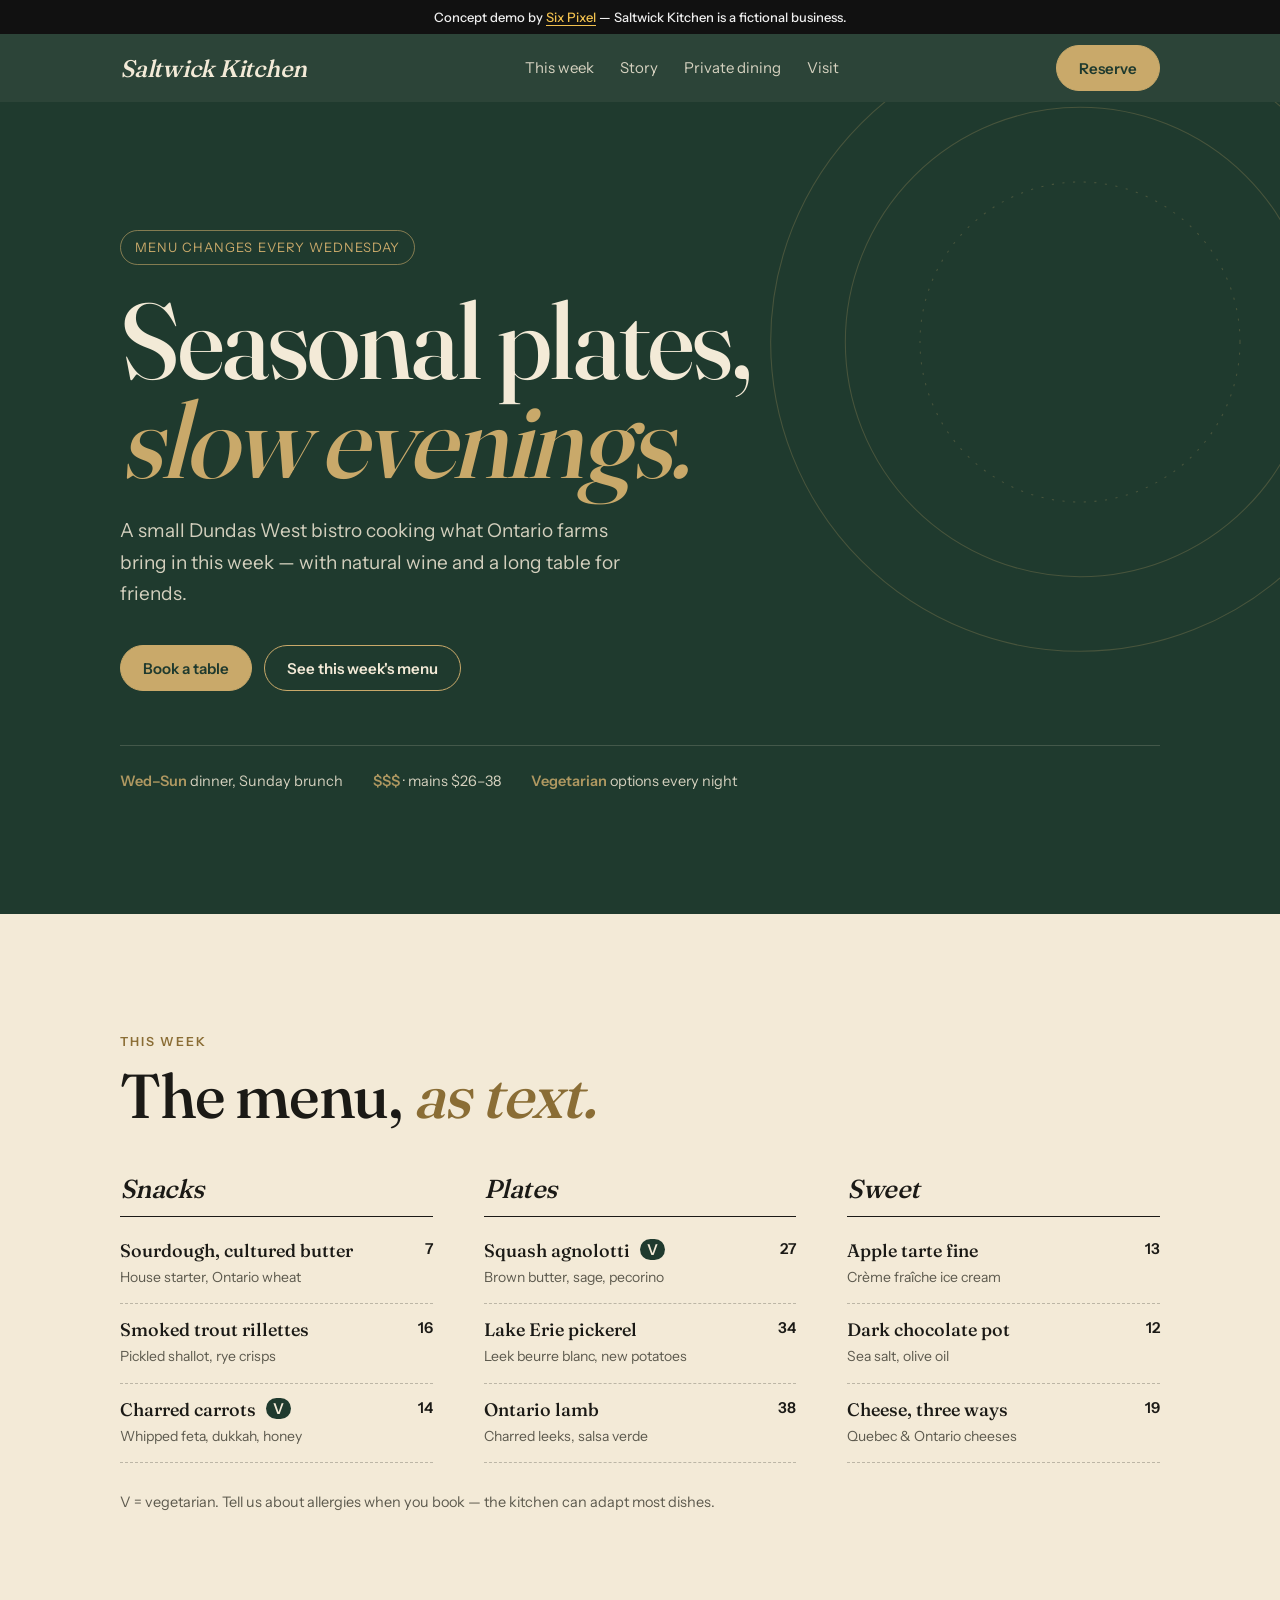
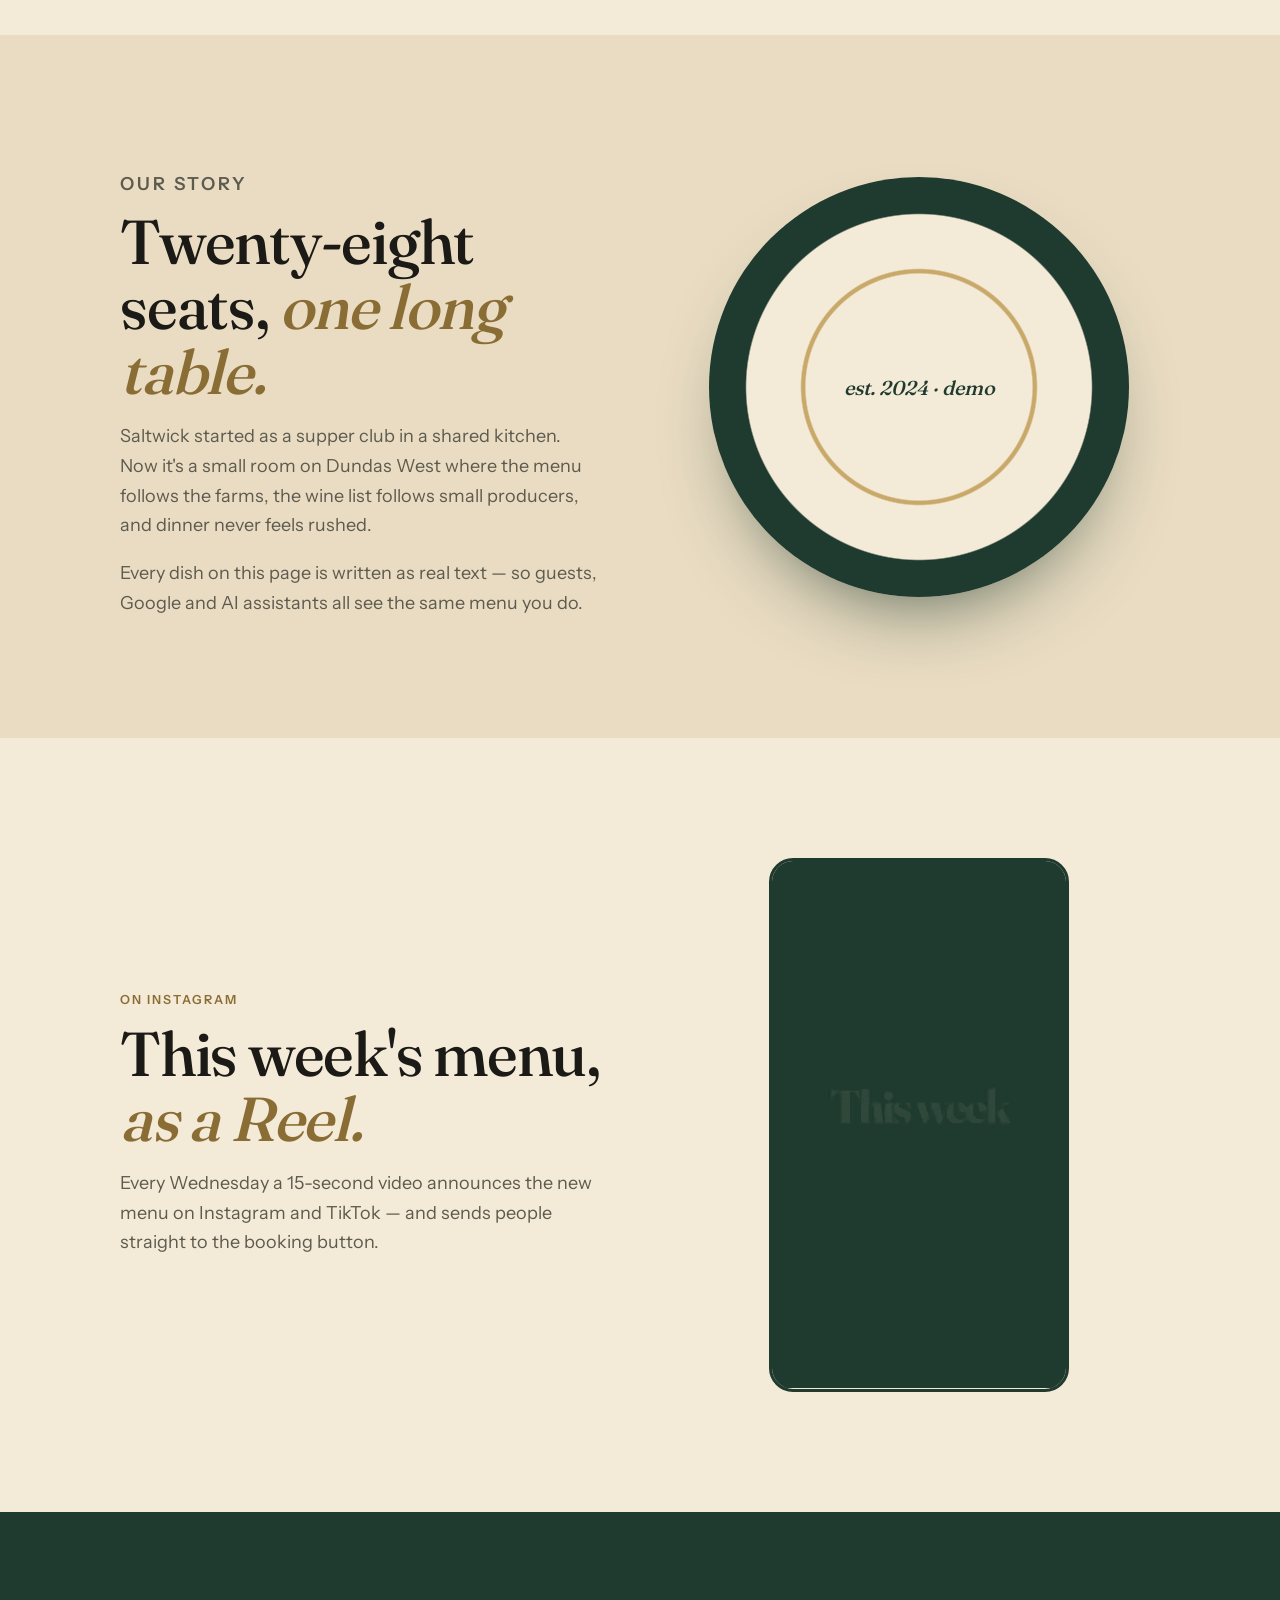
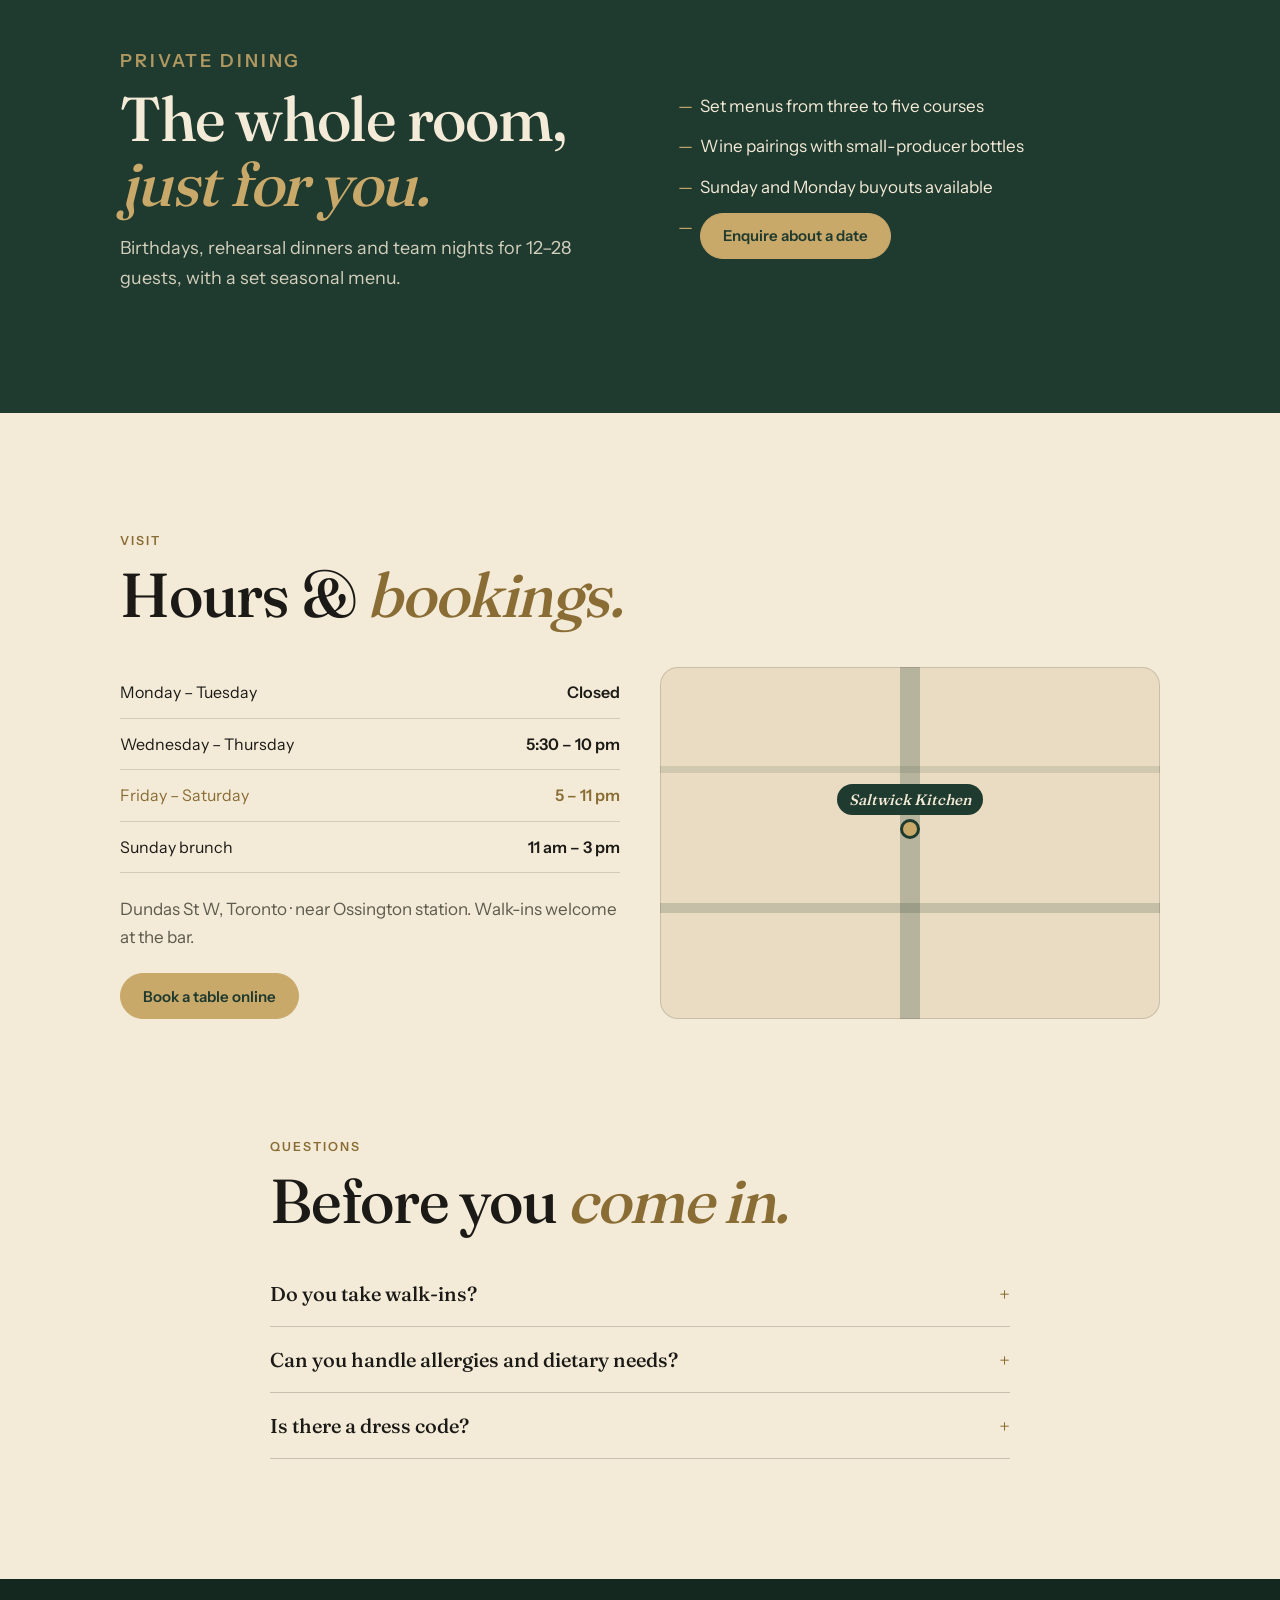
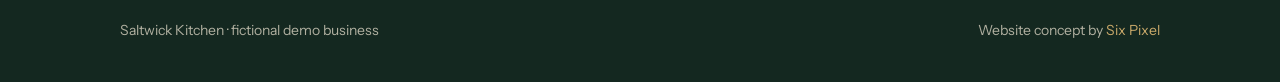
<file: demos/saltwick/index.html>
<!DOCTYPE html>
<html lang="en-CA">
<head>
  <meta charset="utf-8">
  <meta name="viewport" content="width=device-width, initial-scale=1, viewport-fit=cover">
  <title>Saltwick Kitchen · Seasonal Bistro in Dundas West, Toronto (Demo)</title>
  <meta name="description" content="Concept demo by Six Pixel: a seasonal Toronto bistro site with a weekly menu, reservations and private dining. Fictional business.">
  <!-- Demo of a fictional business: kept out of search results on purpose. -->
  <meta name="robots" content="noindex, follow">
  <meta name="theme-color" content="#1f3a2e">
  <link rel="icon" href="../../favicon.svg" type="image/svg+xml">
  <link rel="preload" href="../../assets/fonts/fraunces.woff2" as="font" type="font/woff2" crossorigin>
  <script type="application/ld+json">
  {
    "@context": "https://schema.org",
    "@type": "Restaurant",
    "name": "Saltwick Kitchen (demo)",
    "description": "Fictional seasonal bistro used as a Six Pixel concept demo.",
    "servesCuisine": ["Modern Canadian", "Seasonal"],
    "priceRange": "$$$",
    "acceptsReservations": true,
    "address": { "@type": "PostalAddress", "streetAddress": "Dundas St W (fictional)", "addressLocality": "Toronto", "addressRegion": "ON", "addressCountry": "CA" },
    "openingHoursSpecification": [
      { "@type": "OpeningHoursSpecification", "dayOfWeek": ["Wednesday", "Thursday"], "opens": "17:30", "closes": "22:00" },
      { "@type": "OpeningHoursSpecification", "dayOfWeek": ["Friday", "Saturday"], "opens": "17:00", "closes": "23:00" },
      { "@type": "OpeningHoursSpecification", "dayOfWeek": "Sunday", "opens": "11:00", "closes": "15:00" }
    ],
    "hasMenu": {
      "@type": "Menu",
      "hasMenuSection": [
        { "@type": "MenuSection", "name": "Snacks", "hasMenuItem": [
          { "@type": "MenuItem", "name": "Sourdough, cultured butter", "offers": { "@type": "Offer", "price": "7.00", "priceCurrency": "CAD" } },
          { "@type": "MenuItem", "name": "Smoked trout rillettes", "offers": { "@type": "Offer", "price": "16.00", "priceCurrency": "CAD" } }
        ] },
        { "@type": "MenuSection", "name": "Plates", "hasMenuItem": [
          { "@type": "MenuItem", "name": "Ontario lamb, charred leeks, salsa verde", "offers": { "@type": "Offer", "price": "38.00", "priceCurrency": "CAD" } },
          { "@type": "MenuItem", "name": "Squash agnolotti, brown butter, sage", "suitableForDiet": "https://schema.org/VegetarianDiet", "offers": { "@type": "Offer", "price": "27.00", "priceCurrency": "CAD" } }
        ] }
      ]
    }
  }
  </script>
  <style>
    @font-face { font-family: "Fraunces"; src: url("../../assets/fonts/fraunces.woff2") format("woff2"); font-weight: 100 900; font-display: swap; }
    @font-face { font-family: "Instrument Sans"; src: url("../../assets/fonts/instrument-sans.woff2") format("woff2"); font-weight: 400 700; font-display: swap; }
    :root { --green: #1f3a2e; --green-2: #2a4a3b; --cream: #f3ead7; --cream-2: #e9dcc2; --brass: #c9a96a; --ink: #1b1a16; --muted: #5d5a4e; --serif: "Fraunces", Georgia, serif; --sans: "Instrument Sans", system-ui, sans-serif; }
    * { box-sizing: border-box; margin: 0; padding: 0; }
    html { scroll-behavior: smooth; }
    body { background: var(--cream); color: var(--ink); font: 400 17px/1.65 var(--sans); -webkit-font-smoothing: antialiased; }
    a { color: inherit; text-decoration: none; }
    ul { list-style: none; }
    h1, h2, h3 { font-family: var(--serif); font-weight: 500; line-height: 1.05; letter-spacing: -0.02em; }
    .wrap { max-width: 1120px; margin: 0 auto; padding: 0 clamp(16px, 4vw, 40px); }
    :focus-visible { outline: 2px solid var(--brass); outline-offset: 3px; }
    .demo-bar { background: #111; color: #eee; font: 500 13px var(--sans); text-align: center; padding: 9px 16px; }
    .demo-bar a { color: #f2c14e; text-decoration: underline; text-underline-offset: 3px; }
    header.top { position: sticky; top: 0; z-index: 10; background: rgba(31, 58, 46, 0.94); backdrop-filter: blur(10px); color: var(--cream); }
    header.top .wrap { display: flex; align-items: center; justify-content: space-between; height: 68px; gap: 16px; }
    .brand { font: 500 italic 24px var(--serif); letter-spacing: -0.01em; }
    .links { display: flex; gap: 26px; font-size: 15px; }
    .links a { opacity: 0.85; } .links a:hover { opacity: 1; color: var(--brass); }
    .btn { display: inline-flex; align-items: center; justify-content: center; gap: 8px; height: 46px; padding: 0 22px; border-radius: 999px; font: 600 15px var(--sans); border: 1px solid var(--brass); transition: background 0.25s, color 0.25s; }
    .btn-brass { background: var(--brass); color: var(--green); }
    .btn-brass:hover { background: var(--cream); border-color: var(--cream); }
    .btn-ghost { color: var(--cream); }
    .btn-ghost:hover { background: var(--cream); color: var(--green); }
    .hero { background: var(--green); color: var(--cream); padding: clamp(64px, 10vw, 128px) 0 clamp(72px, 10vw, 120px); position: relative; overflow: hidden; }
    .hero svg { position: absolute; right: -120px; top: -80px; width: 640px; height: 640px; opacity: 0.6; }
    .hero .wrap { position: relative; }
    .week { display: inline-block; padding: 6px 14px; border: 1px solid rgba(201, 169, 106, 0.6); border-radius: 999px; font-size: 13px; letter-spacing: 0.08em; text-transform: uppercase; color: var(--brass); }
    .hero h1 { margin-top: 26px; font-size: clamp(52px, 8.4vw, 116px); line-height: 0.92; max-width: 11ch; }
    .hero h1 em { color: var(--brass); }
    .hero p { margin-top: 26px; max-width: 520px; font-size: 19px; opacity: 0.85; }
    .hero .cta { display: flex; flex-wrap: wrap; gap: 12px; margin-top: 36px; }
    .facts { display: flex; flex-wrap: wrap; gap: 10px 30px; margin-top: 54px; padding-top: 24px; border-top: 1px solid rgba(243, 234, 215, 0.2); font-size: 14.5px; opacity: 0.85; }
    .facts b { color: var(--brass); font-weight: 600; }
    section { padding: clamp(72px, 10vw, 120px) 0; }
    .label { font: 600 12.5px var(--sans); letter-spacing: 0.16em; text-transform: uppercase; color: #8a6d35; }
    h2 { margin-top: 14px; font-size: clamp(38px, 5vw, 62px); }
    h2 em { color: #8a6d35; }
    .menu-grid { display: grid; grid-template-columns: repeat(3, minmax(0, 1fr)); gap: clamp(24px, 4vw, 56px); margin-top: 48px; }
    .menu-col h3 { font-size: 26px; font-style: italic; padding-bottom: 12px; border-bottom: 1px solid var(--ink); margin-bottom: 8px; }
    .dish { display: grid; grid-template-columns: 1fr auto; gap: 4px 16px; padding: 14px 0; border-bottom: 1px dashed rgba(27, 26, 22, 0.25); }
    .dish strong { font: 500 18px/1.3 var(--serif); }
    .dish span { font: 600 15px var(--sans); }
    .dish small { grid-column: 1 / -1; color: var(--muted); font-size: 14px; }
    .tag { display: inline-block; margin-left: 6px; padding: 1px 7px; border-radius: 999px; background: var(--green); color: var(--cream); font: 600 10.5px var(--sans); vertical-align: 2px; }
    .menu-note { margin-top: 28px; font-size: 14.5px; color: var(--muted); }
    .split { display: grid; grid-template-columns: 1fr 1fr; gap: clamp(32px, 6vw, 80px); align-items: center; }
    .story { background: var(--cream-2); }
    .story p { margin-top: 18px; font-size: 18px; color: var(--muted); }
    .plate { aspect-ratio: 1; border-radius: 50%; background: radial-gradient(circle at 50% 50%, var(--cream) 0 38%, var(--brass) 38.5% 39.5%, var(--cream) 40% 58%, var(--green) 58.5% 100%); position: relative; box-shadow: 0 40px 80px -40px rgba(31, 58, 46, 0.8); width: 100%; max-width: 420px; margin: 0 auto; }
    .plate::after { content: "est. 2024 · demo"; position: absolute; left: 50%; top: 50%; transform: translate(-50%, -50%); font: 500 italic 20px var(--serif); color: var(--green); white-space: nowrap; }
    .private { background: var(--green); color: var(--cream); }
    .private .label { color: var(--brass); }
    .private h2 em { color: var(--brass); }
    .private p { margin-top: 18px; opacity: 0.85; font-size: 18px; }
    .private ul { margin-top: 26px; display: grid; gap: 12px; }
    .private li { padding-left: 22px; position: relative; }
    .private li::before { content: "—"; position: absolute; left: 0; color: var(--brass); }
    .visit-grid { display: grid; grid-template-columns: 1fr 1fr; gap: 40px; margin-top: 40px; }
    table { width: 100%; border-collapse: collapse; font-size: 16px; }
    td { padding: 12px 0; border-bottom: 1px solid rgba(27, 26, 22, 0.15); }
    td:last-child { text-align: right; font-weight: 600; }
    .today td { color: #8a6d35; }
    .map { border-radius: 18px; min-height: 260px; background:
      linear-gradient(90deg, transparent 48%, rgba(31,58,46,.25) 48% 52%, transparent 52%),
      linear-gradient(0deg, transparent 30%, rgba(31,58,46,.18) 30% 33%, transparent 33%),
      linear-gradient(0deg, transparent 70%, rgba(31,58,46,.12) 70% 72%, transparent 72%), var(--cream-2);
      position: relative; border: 1px solid rgba(27,26,22,.15); }
    .map::after { content: "Saltwick Kitchen"; position: absolute; left: 50%; top: 42%; transform: translate(-50%, -100%); padding: 6px 12px; border-radius: 999px; background: var(--green); color: var(--cream); font: 500 italic 15px var(--serif); }
    .map::before { content: ""; position: absolute; left: 50%; top: 42%; width: 14px; height: 14px; border-radius: 50%; background: var(--brass); border: 3px solid var(--green); transform: translate(-50%, 4px); }
    details { border-bottom: 1px solid rgba(27, 26, 22, 0.2); }
    summary { padding: 20px 0; cursor: pointer; font: 500 20px var(--serif); list-style: none; display: flex; justify-content: space-between; }
    summary::after { content: "+"; color: #8a6d35; }
    details[open] summary::after { content: "–"; }
    details p { padding-bottom: 20px; color: var(--muted); }
    footer { background: #142820; color: rgba(243, 234, 215, 0.7); padding: 40px 0; font-size: 14px; }
    footer .wrap { display: flex; flex-wrap: wrap; justify-content: space-between; gap: 16px; }
    footer a { color: var(--brass); }
    @media (max-width: 860px) {
      .links { display: none; }
      .menu-grid, .split, .visit-grid { grid-template-columns: 1fr; }
      .hero svg { width: 420px; height: 420px; right: -180px; }
    }
  </style>
</head>
<body>
  <div class="demo-bar">Concept demo by <a href="../../">Six Pixel</a> — Saltwick Kitchen is a fictional business.</div>
  <header class="top">
    <div class="wrap">
      <a class="brand" href="#">Saltwick Kitchen</a>
      <nav class="links" aria-label="Main"><a href="#menu">This week</a><a href="#story">Story</a><a href="#private">Private dining</a><a href="#visit">Visit</a></nav>
      <a class="btn btn-brass" href="#visit">Reserve</a>
    </div>
  </header>

  <main>
    <section class="hero" aria-labelledby="h">
      <svg viewBox="0 0 600 600" aria-hidden="true"><g fill="none" stroke="#c9a96a" stroke-opacity=".4"><circle cx="300" cy="300" r="290"/><circle cx="300" cy="300" r="220"/><circle cx="300" cy="300" r="150" stroke-dasharray="2 8"/></g></svg>
      <div class="wrap">
        <span class="week">Menu changes every Wednesday</span>
        <h1 id="h">Seasonal plates, <em>slow evenings.</em></h1>
        <p>A small Dundas West bistro cooking what Ontario farms bring in this week — with natural wine and a long table for friends.</p>
        <div class="cta"><a class="btn btn-brass" href="#visit">Book a table</a><a class="btn btn-ghost" href="#menu">See this week's menu</a></div>
        <div class="facts"><span><b>Wed–Sun</b> dinner, Sunday brunch</span><span><b>$$$</b> · mains $26–38</span><span><b>Vegetarian</b> options every night</span></div>
      </div>
    </section>

    <section id="menu" aria-labelledby="menu-h">
      <div class="wrap">
        <p class="label">This week</p>
        <h2 id="menu-h">The menu, <em>as text.</em></h2>
        <div class="menu-grid">
          <div class="menu-col">
            <h3>Snacks</h3>
            <div class="dish"><strong>Sourdough, cultured butter</strong><span>7</span><small>House starter, Ontario wheat</small></div>
            <div class="dish"><strong>Smoked trout rillettes</strong><span>16</span><small>Pickled shallot, rye crisps</small></div>
            <div class="dish"><strong>Charred carrots <span class="tag">V</span></strong><span>14</span><small>Whipped feta, dukkah, honey</small></div>
          </div>
          <div class="menu-col">
            <h3>Plates</h3>
            <div class="dish"><strong>Squash agnolotti <span class="tag">V</span></strong><span>27</span><small>Brown butter, sage, pecorino</small></div>
            <div class="dish"><strong>Lake Erie pickerel</strong><span>34</span><small>Leek beurre blanc, new potatoes</small></div>
            <div class="dish"><strong>Ontario lamb</strong><span>38</span><small>Charred leeks, salsa verde</small></div>
          </div>
          <div class="menu-col">
            <h3>Sweet</h3>
            <div class="dish"><strong>Apple tarte fine</strong><span>13</span><small>Crème fraîche ice cream</small></div>
            <div class="dish"><strong>Dark chocolate pot</strong><span>12</span><small>Sea salt, olive oil</small></div>
            <div class="dish"><strong>Cheese, three ways</strong><span>19</span><small>Quebec &amp; Ontario cheeses</small></div>
          </div>
        </div>
        <p class="menu-note">V = vegetarian. Tell us about allergies when you book — the kitchen can adapt most dishes.</p>
      </div>
    </section>

    <section class="story" id="story" aria-labelledby="story-h">
      <div class="wrap split">
        <div>
          <p class="label">Our story</p>
          <h2 id="story-h">Twenty-eight seats, <em>one long table.</em></h2>
          <p>Saltwick started as a supper club in a shared kitchen. Now it's a small room on Dundas West where the menu follows the farms, the wine list follows small producers, and dinner never feels rushed.</p>
          <p>Every dish on this page is written as real text — so guests, Google and AI assistants all see the same menu you do.</p>
        </div>
        <div class="plate" aria-hidden="true"></div>
      </div>
    </section>

    <section aria-labelledby="reel-h" style="background:var(--cream)">
      <div class="wrap split">
        <div>
          <p class="label">On Instagram</p>
          <h2 id="reel-h">This week's menu, <em>as a Reel.</em></h2>
          <p style="margin-top:18px;font-size:18px;color:var(--muted)">Every Wednesday a 15-second video announces the new menu on Instagram and TikTok — and sends people straight to the booking button.</p>
        </div>
        <div style="width:min(300px,76vw);aspect-ratio:9/16;border-radius:24px;overflow:hidden;border:3px solid #1f3a2e;margin:0 auto">
            <video data-autoplay muted loop playsinline controls preload="none" poster="../../assets/img/saltwick-reel-poster.webp" width="1080" height="1920" aria-label="15-second weekly menu promo video for Saltwick Kitchen" style="width:100%;height:100%;object-fit:cover">
              <source src="../../assets/video/saltwick-reel.mp4" type="video/mp4">
              <source src="../../assets/video/saltwick-reel.webm" type="video/webm">
            </video>
          </div>
      </div>
    </section>

    <section class="private" id="private" aria-labelledby="private-h">
      <div class="wrap split">
        <div>
          <p class="label">Private dining</p>
          <h2 id="private-h">The whole room, <em>just for you.</em></h2>
          <p>Birthdays, rehearsal dinners and team nights for 12–28 guests, with a set seasonal menu.</p>
        </div>
        <ul>
          <li>Set menus from three to five courses</li>
          <li>Wine pairings with small-producer bottles</li>
          <li>Sunday and Monday buyouts available</li>
          <li><a class="btn btn-brass" href="mailto:events@saltwick.example?subject=Private%20dining%20enquiry">Enquire about a date</a></li>
        </ul>
      </div>
    </section>

    <section id="visit" aria-labelledby="visit-h">
      <div class="wrap">
        <p class="label">Visit</p>
        <h2 id="visit-h">Hours &amp; <em>bookings.</em></h2>
        <div class="visit-grid">
          <div>
            <table aria-label="Opening hours">
              <tbody id="hours">
                <tr data-day="1,2"><td>Monday – Tuesday</td><td>Closed</td></tr>
                <tr data-day="3,4"><td>Wednesday – Thursday</td><td>5:30 – 10 pm</td></tr>
                <tr data-day="5,6"><td>Friday – Saturday</td><td>5 – 11 pm</td></tr>
                <tr data-day="0"><td>Sunday brunch</td><td>11 am – 3 pm</td></tr>
              </tbody>
            </table>
            <p style="margin-top:22px;color:var(--muted)">Dundas St W, Toronto · near Ossington station. Walk-ins welcome at the bar.</p>
            <p style="margin-top:22px"><a class="btn btn-brass" href="#" onclick="alert('In a real site this opens the restaurant\'s booking system.');return false;">Book a table online</a></p>
          </div>
          <div class="map" role="img" aria-label="Map illustration showing the restaurant location"></div>
        </div>
      </div>
    </section>

    <section style="padding-top:0" aria-labelledby="faq-h">
      <div class="wrap" style="max-width:820px">
        <p class="label">Questions</p>
        <h2 id="faq-h">Before you <em>come in.</em></h2>
        <div style="margin-top:28px">
          <details><summary>Do you take walk-ins?</summary><p>Yes — the six bar seats are kept for walk-ins every night.</p></details>
          <details><summary>Can you handle allergies and dietary needs?</summary><p>Most dishes can be adapted. There's always at least one vegetarian main; add notes when you book.</p></details>
          <details><summary>Is there a dress code?</summary><p>No. Come as you are.</p></details>
        </div>
      </div>
    </section>
  </main>

  <footer>
    <div class="wrap">
      <span>Saltwick Kitchen · fictional demo business</span>
      <span>Website concept by <a href="../../">Six Pixel</a></span>
    </div>
  </footer>
  <script>
    // Highlight today's opening hours.
    const d = new Date().getDay();
    document.querySelectorAll('#hours tr').forEach(r => { if (r.dataset.day.split(',').map(Number).includes(d)) r.classList.add('today'); });
    // Promo reel: play only while visible
    const rv = document.querySelector('video[data-autoplay]');
    if (rv && 'IntersectionObserver' in window && !matchMedia('(prefers-reduced-motion: reduce)').matches) {
      rv.controls = false;
      new IntersectionObserver(([e]) => { e.isIntersecting ? rv.play().catch(() => { rv.controls = true; }) : rv.pause(); }, { threshold: 0.3 }).observe(rv);
    }
  </script>
</body>
</html>
</file>
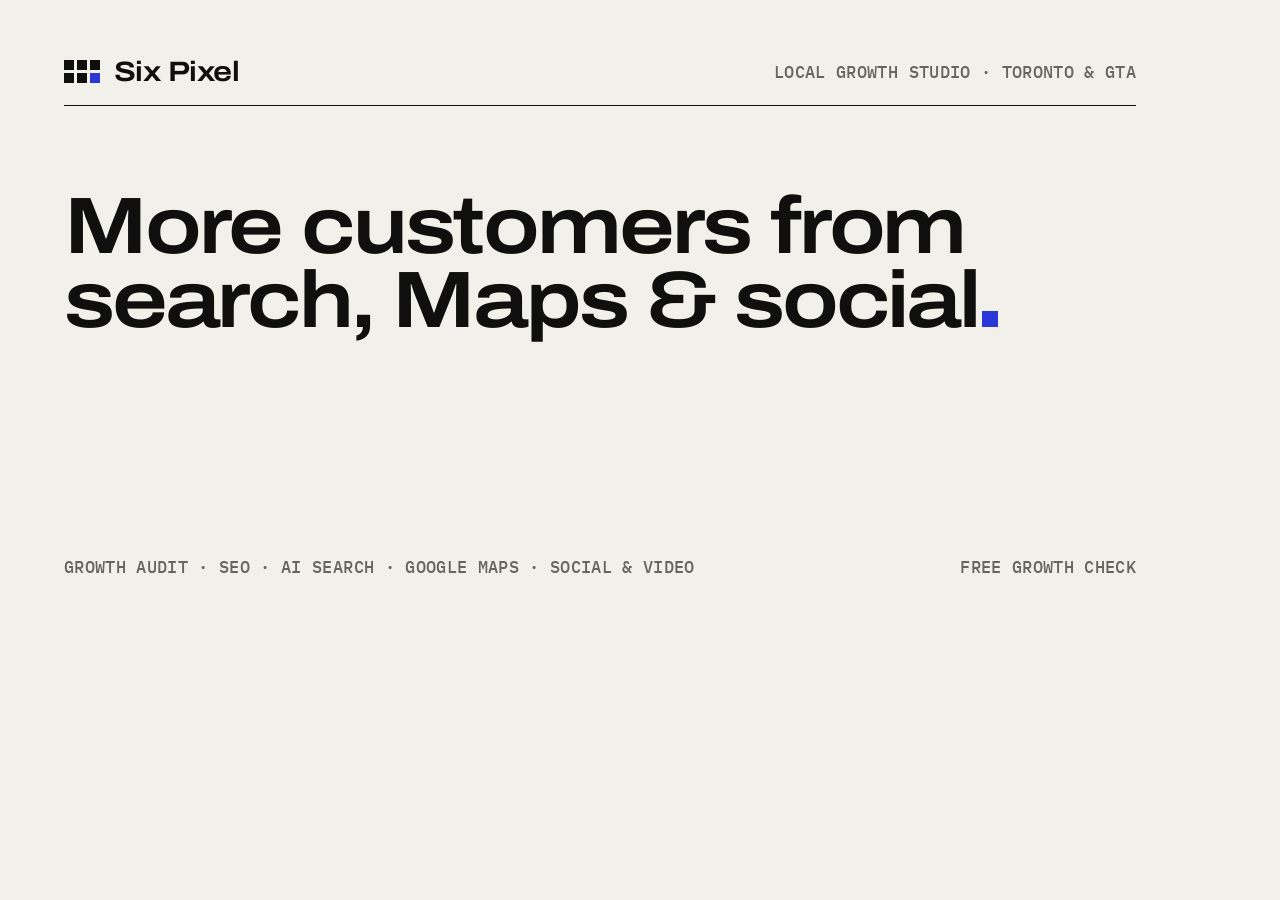
<file: tools/og.html>
<!DOCTYPE html>
<!-- Source for assets/og-image.png (1200x630). -->
<html><head><meta charset="utf-8"><style>
@font-face { font-family: "Archivo"; src: url("../assets/fonts/archivo.woff2"); font-weight: 100 900; font-stretch: 62% 125%; }
@font-face { font-family: "Plex Mono"; src: url("../assets/fonts/plex-mono-500.woff2"); font-weight: 500; }
* { margin: 0; padding: 0; box-sizing: border-box; }
body { width: 1200px; height: 630px; background: #f1f0eb; color: #0f0f0d; font-family: "Archivo"; padding: 56px 64px; position: relative; overflow: hidden; }
.top { display: flex; justify-content: space-between; align-items: center; padding-bottom: 18px; border-bottom: 1.5px solid #0f0f0d; }
.logo { display: flex; align-items: center; gap: 14px; font-weight: 650; font-stretch: 115%; font-size: 28px; letter-spacing: -0.02em; }
.mark { display: grid; grid-template-columns: repeat(3, 10px); gap: 3px; }
.mark i { width: 10px; height: 10px; background: #0f0f0d; } .mark i:nth-child(6) { background: #2b36d9; }
.mono { font: 500 17px "Plex Mono"; text-transform: uppercase; letter-spacing: 0.02em; color: #66655e; }
h1 { margin-top: 84px; font-size: 80px; line-height: 0.93; letter-spacing: -0.04em; font-stretch: 118%; font-weight: 640; }
h1 i { display: inline-block; width: 16px; height: 16px; background: #2b36d9; margin-left: 4px; }
.bottom { position: absolute; left: 64px; right: 64px; bottom: 52px; display: flex; justify-content: space-between; }
</style></head><body>
<div class="top"><div class="logo"><span class="mark"><i></i><i></i><i></i><i></i><i></i><i></i></span>Six Pixel</div><span class="mono">Local growth studio · Toronto &amp; GTA</span></div>
<h1>More customers from<br>search, Maps &amp; social<i></i></h1>
<div class="bottom mono"><span>Growth audit · SEO · AI search · Google Maps · Social &amp; video</span><span>Free growth check</span></div>
</body></html>
</file>
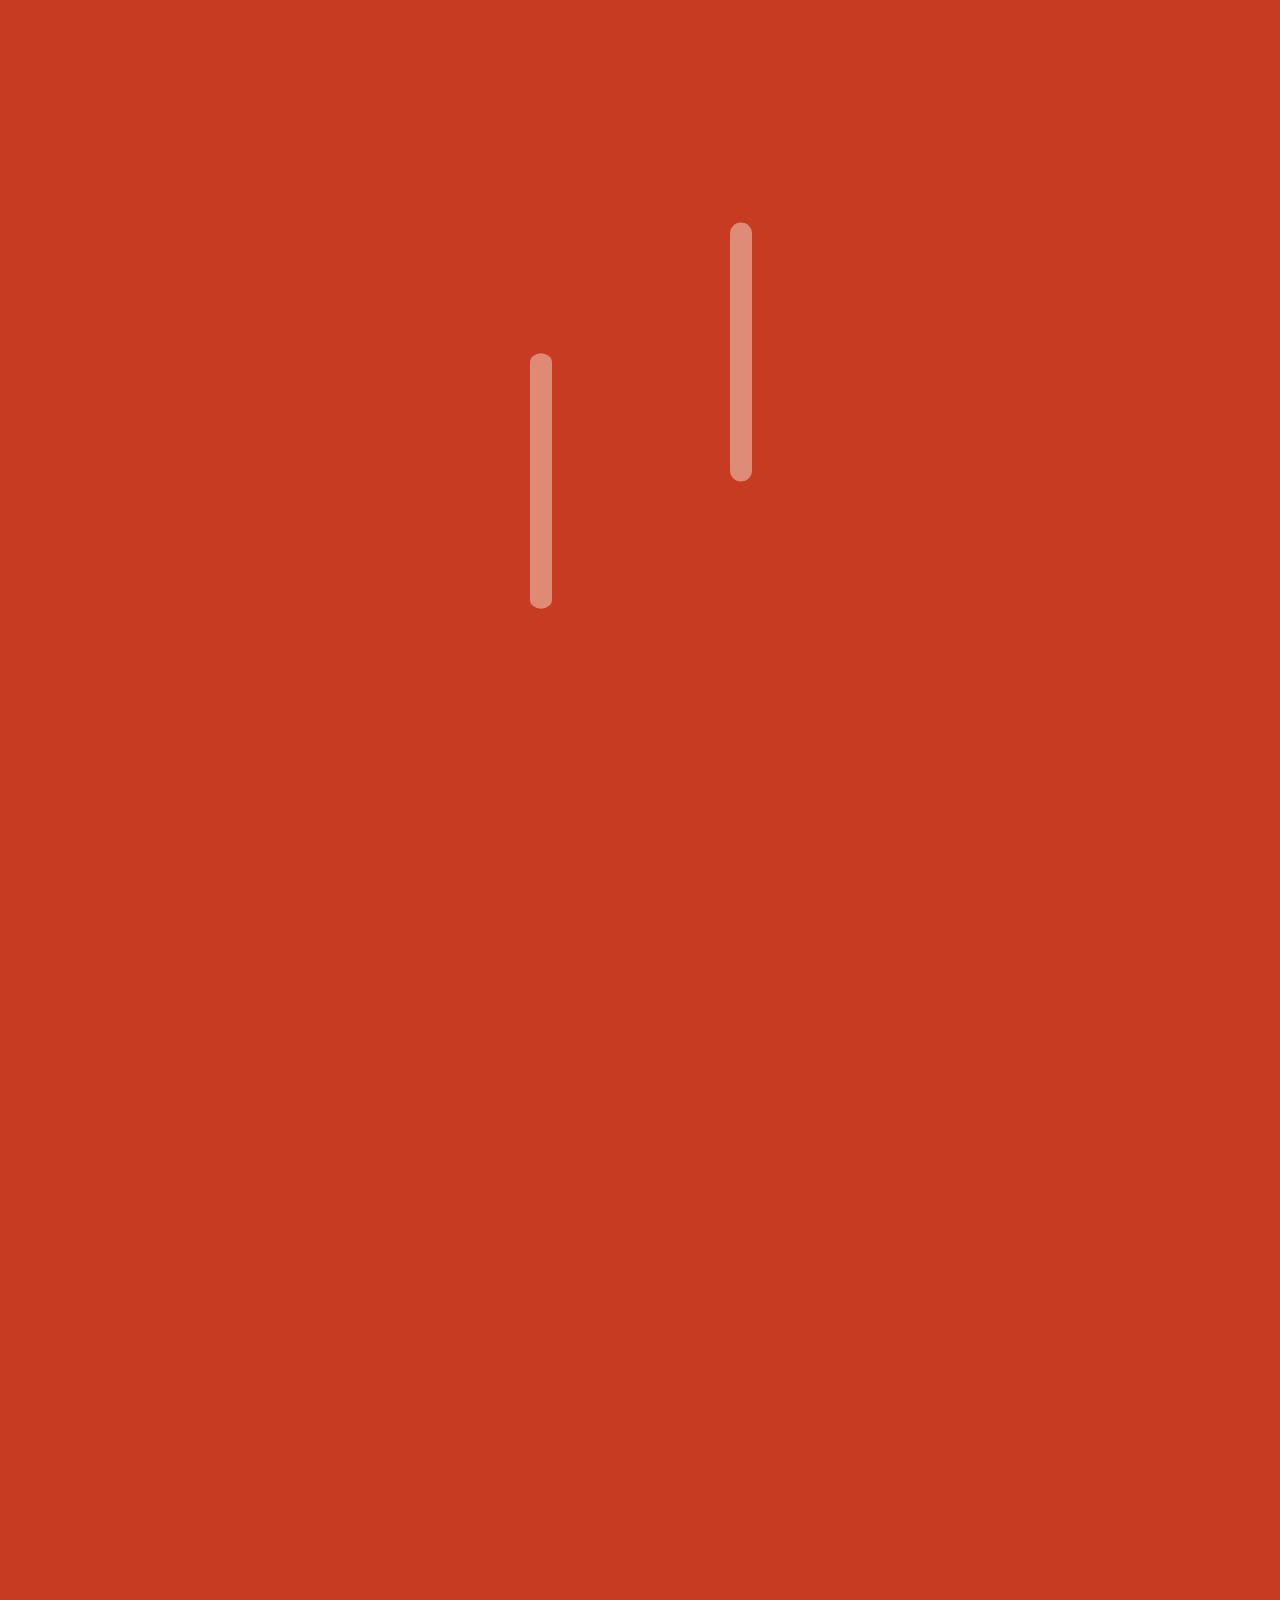
<file: tools/reel/lantern-reel.html>
<!DOCTYPE html>
<!-- Source for assets/video/lantern-reel.*: a deterministic 15 s, 1080x1920 motion promo.
     render(t) draws the frame at time t (seconds); tools/reel/render.js captures 30 fps. -->
<html><head><meta charset="utf-8"><style>
@font-face { font-family: "Bricolage"; src: url("../../assets/fonts/bricolage.woff2") format("woff2"); font-weight: 200 800; }
* { margin: 0; padding: 0; box-sizing: border-box; }
body { width: 1080px; height: 1920px; overflow: hidden; font-family: "Bricolage", sans-serif; background: #c63b22; color: #fff6e8; }
#stage { position: absolute; inset: 0; overflow: hidden; }
.layer { position: absolute; inset: 0; will-change: transform, opacity; }
.big { font-weight: 800; letter-spacing: -0.045em; line-height: 0.9; }
#bg2 { background: #f2c14e; }
#bg3 { background: #2a1d14; }
.steam { position: absolute; width: 22px; border-radius: 99px; background: rgba(255, 246, 232, 0.55); }
.card { position: absolute; left: 90px; right: 90px; height: 230px; border-radius: 40px; background: #fff6e8; color: #2a1d14; border: 8px solid #2a1d14; box-shadow: 16px 16px 0 #2a1d14; padding: 40px 50px; display: flex; flex-direction: column; justify-content: center; }
.card b { font-size: 70px; font-weight: 800; letter-spacing: -0.03em; line-height: 1; }
.card span { margin-top: 14px; font-size: 40px; font-weight: 700; color: #c63b22; }
.dumpling { position: absolute; left: 50%; top: 50%; width: 640px; height: 420px; margin: -210px 0 0 -320px; background: #fff6e8; border: 12px solid #2a1d14; border-radius: 60% 60% 40% 40% / 90% 90% 30% 30%; }
.dumpling i { position: absolute; top: 16%; width: 26px; height: 26px; border-radius: 50%; background: #2a1d14; }
.pill { display: inline-block; padding: 18px 34px; border-radius: 999px; background: #2a1d14; color: #fff6e8; font-size: 44px; font-weight: 800; }
.lantern { width: 210px; height: 260px; border-radius: 70px 70px 90px 90px; background: #f2c14e; border: 14px solid #2a1d14; margin: 0 auto; position: relative; }
.lantern::before { content: ""; position: absolute; left: 50%; top: -60px; width: 16px; height: 46px; background: #2a1d14; transform: translateX(-50%); }
.center { position: absolute; left: 0; right: 0; text-align: center; }
.small { font-size: 30px; font-weight: 600; opacity: 0.75; }
</style></head><body><div id="stage">
  <!-- Scene 1: hook -->
  <div class="layer" id="s1">
    <div class="steam" id="st1" style="left:330px;height:260px"></div>
    <div class="steam" id="st2" style="left:530px;height:320px"></div>
    <div class="steam" id="st3" style="left:730px;height:260px"></div>
    <div class="center big" id="h1a" style="top:700px;font-size:190px">Hungry</div>
    <div class="center big" id="h1b" style="top:900px;font-size:150px;color:#f2c14e">after 10 pm?</div>
  </div>
  <!-- Scene 2: product -->
  <div class="layer" id="bg2"></div>
  <div class="layer" id="s2">
    <div class="dumpling" id="dump"><i style="left:22%"></i><i style="left:38%"></i><i style="left:54%"></i><i style="left:70%"></i></div>
    <div class="center big" id="h2" style="top:1330px;font-size:120px;color:#2a1d14">Hand-folded<br>every morning.</div>
  </div>
  <!-- Scene 3: menu -->
  <div class="layer" id="s3">
    <div class="center big" id="h3" style="top:330px;font-size:130px">Tonight's<br>favourites</div>
    <div class="card" id="c1" style="top:760px"><b>Pork &amp; chive</b><span>12 pcs · $14.50</span></div>
    <div class="card" id="c2" style="top:1050px"><b>Mushroom &amp; tofu</b><span>Vegan · $13.50</span></div>
    <div class="card" id="c3" style="top:1340px"><b>Chili-oil wontons</b><span>Spicy · $12.00</span></div>
  </div>
  <!-- Scene 4: hours -->
  <div class="layer" id="bg3"></div>
  <div class="layer" id="s4">
    <div class="center big" id="h4a" style="top:620px;font-size:180px;color:#f2c14e">Open till<br>1 am</div>
    <div class="center" id="h4b" style="top:1060px"><span class="pill" style="background:#c63b22">Fri &amp; Sat · Kensington Market</span></div>
  </div>
  <!-- Scene 5: end card -->
  <div class="layer" id="s5" style="background:#c63b22">
    <div class="center" id="logo" style="top:560px"><div class="lantern"></div></div>
    <div class="center big" id="h5" style="top:930px;font-size:150px">Lantern Lane</div>
    <div class="center" id="h5b" style="top:1130px"><span class="pill" style="background:#f2c14e;color:#2a1d14">Order pickup · link in bio</span></div>
    <div class="center small" id="h5c" style="top:1760px">Concept demo by Six Pixel · fictional business</div>
  </div>
</div>
<script>
const $ = id => document.getElementById(id);
const clamp = (x, a = 0, b = 1) => Math.max(a, Math.min(b, x));
const easeOut = x => 1 - Math.pow(1 - clamp(x), 3);
const easeBack = x => { x = clamp(x); const c = 1.70158; return 1 + (c + 1) * Math.pow(x - 1, 3) + c * Math.pow(x - 1, 2); };
// p(t, start, dur) → 0..1 progress
const p = (t, s, d) => clamp((t - s) / d);
function set(id, o) { const el = $(id); el.style.opacity = o.op ?? 1; el.style.transform = o.tf ?? 'none'; }
function vis(id, on) { $(id).style.display = on ? 'block' : 'none'; }

window.render = function (t) {
  // Scene windows
  vis('s1', t < 3); vis('bg2', t >= 2.6 && t < 6.6); vis('s2', t >= 2.6 && t < 6.6);
  vis('s3', t >= 6.4 && t < 10.4); vis('bg3', t >= 10.2 && t < 13.2); vis('s4', t >= 10.2 && t < 13.2); vis('s5', t >= 13);
  // 1 · hook
  set('h1a', { op: easeOut(p(t, 0.1, 0.4)), tf: `translateY(${(1 - easeBack(p(t, 0.1, 0.6))) * 120}px) scale(${0.9 + 0.1 * easeBack(p(t, 0.1, 0.6))})` });
  set('h1b', { op: easeOut(p(t, 0.7, 0.4)), tf: `translateY(${(1 - easeBack(p(t, 0.7, 0.6))) * 120}px)` });
  ['st1', 'st2', 'st3'].forEach((id, i) => { const k = ((t * 0.7 + i * 0.33) % 1); set(id, { op: Math.sin(k * Math.PI) * 0.9, tf: `translateY(${420 - k * 300}px) scaleY(${0.6 + k * 0.6})` }); });
  // 2 · product (yellow wipe in)
  const w2 = easeOut(p(t, 2.6, 0.5));
  $('bg2').style.clipPath = `circle(${w2 * 150}% at 50% 100%)`;
  set('dump', { op: easeOut(p(t, 2.9, 0.3)), tf: `scale(${easeBack(p(t, 2.9, 0.7))}) rotate(${Math.sin(t * 2) * 3}deg)` });
  set('h2', { op: easeOut(p(t, 3.5, 0.4)), tf: `translateY(${(1 - easeOut(p(t, 3.5, 0.5))) * 80}px)` });
  // 3 · menu cards
  set('h3', { op: easeOut(p(t, 6.5, 0.4)), tf: `translateY(${(1 - easeOut(p(t, 6.5, 0.5))) * -60}px)` });
  ['c1', 'c2', 'c3'].forEach((id, i) => { const k = easeBack(p(t, 6.9 + i * 0.45, 0.6)); set(id, { op: clamp(k * 1.4), tf: `translateX(${(1 - k) * (i % 2 ? 1200 : -1200)}px) rotate(${(1 - k) * (i % 2 ? 8 : -8)}deg)` }); });
  // 4 · hours
  $('bg3').style.clipPath = `inset(0 0 ${(1 - easeOut(p(t, 10.2, 0.5))) * 100}% 0)`;
  set('h4a', { op: easeOut(p(t, 10.5, 0.4)), tf: `scale(${0.8 + 0.2 * easeBack(p(t, 10.5, 0.6))})` });
  set('h4b', { op: easeOut(p(t, 11.1, 0.4)), tf: `translateY(${(1 - easeOut(p(t, 11.1, 0.5))) * 60}px)` });
  // 5 · end card
  set('s5', { op: easeOut(p(t, 13, 0.3)) });
  set('logo', { op: 1, tf: `translateY(${(1 - easeBack(p(t, 13.1, 0.6))) * -300}px) rotate(${Math.sin(t * 3) * 4}deg)` });
  set('h5', { op: easeOut(p(t, 13.4, 0.4)), tf: `translateY(${(1 - easeOut(p(t, 13.4, 0.5))) * 60}px)` });
  set('h5b', { op: easeOut(p(t, 13.8, 0.4)), tf: `scale(${0.85 + 0.15 * easeBack(p(t, 13.8, 0.5))})` });
  set('h5c', { op: 0.75 * easeOut(p(t, 14.1, 0.4)) });
};
render(0);
</script></body></html>
</file>
<file: css/site.css>
/* Six Pixel — studio site styles.
   Type: Archivo (variable width + weight) for everything, IBM Plex Mono for data and labels.
   Look: a printed field report — hairline rules, a 12-column grid, one ultramarine signal colour. */
@font-face { font-family: "Archivo"; src: url("../assets/fonts/archivo.woff2") format("woff2"); font-weight: 100 900; font-stretch: 62% 125%; font-display: swap; }
@font-face { font-family: "Plex Mono"; src: url("../assets/fonts/plex-mono-400.woff2") format("woff2"); font-weight: 400; font-display: swap; }
@font-face { font-family: "Plex Mono"; src: url("../assets/fonts/plex-mono-500.woff2") format("woff2"); font-weight: 500; font-display: swap; }

:root {
  --bg: #f1f0eb;
  --bg-2: #e7e5de;
  --sheet: #fbfbf8;
  --ink: #0f0f0d;
  --ink-2: #3b3a35;
  --ink-3: #66655e;
  --rule: rgba(15, 15, 13, 0.14);
  --rule-2: rgba(15, 15, 13, 0.3);
  --blue: #2b36d9;
  --blue-soft: #dfe1fb;
  --bad: #c2360c;
  --mid: #9a6b00;
  --ok: #1d7047;
  --sans: "Archivo", ui-sans-serif, system-ui, -apple-system, "Segoe UI", Roboto, sans-serif;
  --mono: "Plex Mono", ui-monospace, "SFMono-Regular", Menlo, Consolas, monospace;
  --max: 1320px;
  --gutter: clamp(16px, 4vw, 48px);
  --ease: cubic-bezier(0.2, 0.7, 0.2, 1);
}

*, *::before, *::after { box-sizing: border-box; margin: 0; padding: 0; }
html { scroll-behavior: smooth; scroll-padding-top: 80px; -webkit-text-size-adjust: 100%; }
body { background: var(--bg); color: var(--ink-2); font: 400 17px/1.6 var(--sans); font-stretch: 100%; -webkit-font-smoothing: antialiased; overflow-x: hidden; overflow-x: clip; font-feature-settings: "ss01"; }
h1, h2, h3 { color: var(--ink); font-weight: 600; line-height: 1.02; letter-spacing: -0.025em; }
h1, h2 { font-stretch: 112%; }
a { color: inherit; text-decoration: none; }
ul, ol { list-style: none; }
img, svg, video { display: block; max-width: 100%; }
button { font: inherit; color: inherit; background: none; border: 0; cursor: pointer; }
:focus-visible { outline: 2px solid var(--blue); outline-offset: 3px; }
::selection { background: var(--blue); color: #fff; }
em { font-style: normal; color: var(--ink-3); }
.mono { font-family: var(--mono); font-size: 12.5px; letter-spacing: 0.02em; text-transform: uppercase; }
.wrap { max-width: var(--max); margin: 0 auto; padding: 0 var(--gutter); }
.skip { position: fixed; top: 10px; left: 10px; z-index: 99; padding: 10px 16px; background: var(--ink); color: var(--bg); transform: translateY(-200%); }
.skip:focus { transform: none; }

/* buttons */
.btn { display: inline-flex; align-items: center; justify-content: space-between; gap: 28px; height: 52px; padding: 0 18px 0 22px; border-radius: 3px; font: 600 15px var(--sans); border: 1px solid var(--ink); transition: background 0.2s, color 0.2s, border-color 0.2s; }
.btn svg { width: 16px; height: 16px; transition: transform 0.25s var(--ease); }
.btn:hover svg { transform: translateX(3px); }
.btn-solid { background: var(--ink); color: var(--bg); }
.btn-solid:hover { background: var(--blue); border-color: var(--blue); }
.btn-line:hover { background: var(--ink); color: var(--bg); }

/* logo: six pixels, one lit */
.logo { display: inline-flex; align-items: center; gap: 11px; font: 650 18px var(--sans); font-stretch: 115%; color: var(--ink); letter-spacing: -0.02em; }
.logo-mark { display: grid; grid-template-columns: repeat(3, 6px); gap: 2px; }
.logo-mark i { width: 6px; height: 6px; background: var(--ink); transition: background 0.3s; }
.logo-mark i:nth-child(6) { background: var(--blue); }
.logo:hover .logo-mark i:nth-child(6) { background: var(--ink); }
.logo:hover .logo-mark i:nth-child(1) { background: var(--blue); }

/* nav */
.nav { position: sticky; top: 0; z-index: 50; background: rgba(241, 240, 235, 0.9); backdrop-filter: blur(12px); -webkit-backdrop-filter: blur(12px); border-bottom: 1px solid var(--rule); }
.nav .wrap { display: flex; align-items: center; justify-content: space-between; height: 64px; gap: 20px; }
.nav-links { display: flex; gap: 28px; }
.nav-links a { font-size: 14.5px; font-weight: 500; color: var(--ink-2); transition: color 0.2s; }
.nav-links a:hover { color: var(--blue); }
.nav .btn { height: 40px; gap: 14px; padding: 0 14px 0 16px; font-size: 14px; }
.menu-btn { display: none; width: 44px; height: 44px; border: 1px solid var(--ink); border-radius: 3px; place-items: center; }
.menu-btn span { display: block; width: 16px; height: 1.5px; background: var(--ink); transition: transform 0.3s var(--ease); }
.menu-btn span + span { margin-top: 5px; }
.menu-btn[aria-expanded="true"] span:first-child { transform: translateY(3.25px) rotate(45deg); }
.menu-btn[aria-expanded="true"] span:last-child { transform: translateY(-3.25px) rotate(-45deg); }
.menu-inner { display: flex; flex-direction: column; }
.mobile-menu { display: none; }

/* reveal */
.js [data-reveal] { opacity: 0; transform: translateY(14px); transition: opacity 0.7s var(--ease), transform 0.7s var(--ease); transition-delay: var(--d, 0ms); }
.js [data-reveal].in { opacity: 1; transform: none; }

/* hero */
.hero { padding: clamp(28px, 4vw, 44px) 0 clamp(64px, 8vw, 110px); }
.hero-meta { display: flex; flex-wrap: wrap; justify-content: space-between; gap: 8px 24px; padding-bottom: 14px; border-bottom: 1px solid var(--ink); color: var(--ink-3); }
.hero h1 { margin-top: clamp(40px, 6vw, 80px); font-size: clamp(44px, 8.4vw, 128px); line-height: 0.93; letter-spacing: -0.04em; font-stretch: 118%; font-weight: 640; max-width: 14ch; }
.hero h1 .dot { display: inline-block; width: 0.17em; height: 0.17em; margin-left: 0.04em; background: var(--blue); vertical-align: baseline; }
.hero-grid { margin-top: clamp(40px, 6vw, 72px); display: grid; grid-template-columns: repeat(12, minmax(0, 1fr)); gap: 24px; align-items: start; }
.hero-copy { grid-column: 1 / span 5; }
.hero-lead { font-size: clamp(17px, 1.35vw, 19.5px); line-height: 1.55; color: var(--ink-2); text-wrap: pretty; }
.hero-cta { display: flex; flex-wrap: wrap; gap: 10px; margin-top: 32px; }
.hero-note { margin-top: 28px; padding-top: 16px; border-top: 1px solid var(--rule); font-size: 14px; color: var(--ink-3); }
.stage { grid-column: 7 / span 6; }

/* report specimen */
.report { background: var(--sheet); border: 1px solid var(--ink); }
.report-head { display: flex; justify-content: space-between; gap: 12px; padding: 12px 18px; border-bottom: 1px solid var(--ink); color: var(--ink-3); }
.report-head b { color: var(--ink); font-weight: 500; }
.report-title { padding: 20px 18px 6px; display: flex; justify-content: space-between; align-items: baseline; gap: 16px; }
.report-title strong { font: 600 22px/1.15 var(--sans); font-stretch: 112%; color: var(--ink); letter-spacing: -0.02em; }
.report-title span { color: var(--ink-3); white-space: nowrap; }
.report-rows { padding: 6px 18px 4px; }
.r-row { display: grid; grid-template-columns: 26px minmax(0, 1fr) auto 76px; gap: 12px; align-items: center; padding: 11px 0; border-bottom: 1px solid var(--rule); font-size: 15px; font-weight: 500; color: var(--ink); }
.r-row:last-child { border-bottom: 0; }
.r-row .n { color: var(--ink-3); }
.meter { display: grid; grid-template-columns: repeat(6, 10px); gap: 3px; }
.meter i { width: 10px; height: 10px; background: var(--bg-2); }
.meter[data-s="bad"] i.on { background: var(--bad); }
.meter[data-s="mid"] i.on { background: var(--mid); }
.meter[data-s="ok"] i.on { background: var(--ok); }
.r-row .st { text-align: right; }
.st-bad { color: var(--bad); } .st-mid { color: var(--mid); } .st-ok { color: var(--ok); }
.report-fix { margin: 0 18px; padding: 16px 0 18px; border-top: 1px solid var(--ink); display: grid; grid-template-columns: 120px 1fr; gap: 12px; font-size: 14.5px; }
.report-fix .mono { color: var(--ink-3); padding-top: 2px; }
.report-fix ol { counter-reset: fix; display: grid; gap: 4px; color: var(--ink); }
.report-fix li { counter-increment: fix; display: grid; grid-template-columns: 26px 1fr; }
.report-fix li::before { content: "0" counter(fix); font: 500 12.5px/1.9 var(--mono); color: var(--blue); }
.fig { margin-top: 10px; color: var(--ink-3); }
.js .meter i.on { transform: scaleY(0.2); opacity: 0; transition: transform 0.45s var(--ease), opacity 0.45s; }
.js .in .meter i.on { transform: none; opacity: 1; }
.meter i:nth-child(2) { transition-delay: 60ms; } .meter i:nth-child(3) { transition-delay: 120ms; } .meter i:nth-child(4) { transition-delay: 180ms; } .meter i:nth-child(5) { transition-delay: 240ms; } .meter i:nth-child(6) { transition-delay: 300ms; }

/* sections: label column + body */
.sec { padding: clamp(72px, 10vw, 136px) 0; }
.sec-alt { background: var(--bg-2); }
.sec-grid { position: relative; display: grid; grid-template-columns: repeat(12, minmax(0, 1fr)); gap: 24px; padding-top: 18px; }
.sec-grid::before { content: ""; position: absolute; top: 0; left: var(--gutter); right: var(--gutter); border-top: 1px solid var(--ink); }
.sec-label { grid-column: 1 / span 3; color: var(--ink); display: flex; gap: 14px; align-self: start; position: sticky; top: 84px; }
.sec-label span { color: var(--blue); }
.sec-body { grid-column: 4 / span 9; }
.sec-body > h2 { font-size: clamp(34px, 4.8vw, 66px); letter-spacing: -0.035em; max-width: 17ch; }
.sec-lead { margin-top: 22px; max-width: 58ch; font-size: 18px; text-wrap: pretty; }
.sec-body > .block { margin-top: clamp(40px, 5vw, 64px); }

/* ruled columns (problem, process) */
.cols { display: grid; grid-template-columns: repeat(var(--n, 3), minmax(0, 1fr)); border-top: 1px solid var(--rule-2); }
.col { padding: 22px 24px 4px 0; }
.col + .col { padding-left: 24px; border-left: 1px solid var(--rule); }
.col .mono { color: var(--blue); }
.col h3 { margin-top: 26px; font-size: 22px; letter-spacing: -0.02em; }
.col p { margin-top: 10px; font-size: 15.5px; }
.cols-note { margin-top: 32px; font-size: 17px; color: var(--ink); font-weight: 500; }
.cols-note::before { content: ""; display: inline-block; width: 9px; height: 9px; margin-right: 12px; background: var(--blue); }

/* audit table */
.audit { display: grid; grid-template-columns: repeat(3, minmax(0, 1fr)); border-top: 1px solid var(--ink); border-left: 1px solid var(--rule); }
.audit li { padding: 24px 24px 30px; border-right: 1px solid var(--rule); border-bottom: 1px solid var(--rule); background: var(--sheet); transition: background 0.25s; }
.audit li:hover { background: #fff; }
.audit-top { display: flex; justify-content: space-between; align-items: center; }
.audit-top .mono { color: var(--ink-3); }
.audit h3 { margin-top: 34px; font-size: 24px; font-stretch: 110%; }
.audit p { margin-top: 10px; font-size: 15px; }
.audit .meter i { background: var(--rule); }
.audit .meter i.on { background: var(--blue); }
.audit-out { display: flex; flex-wrap: wrap; align-items: center; justify-content: space-between; gap: 20px; padding: 26px 0 0; margin-top: 28px; border-top: 1px solid var(--ink); }
.audit-out p { max-width: 56ch; color: var(--ink); }

/* services: ruled rows */
.rows { border-top: 1px solid var(--ink); }
.svc { display: grid; grid-template-columns: 70px minmax(0, 1fr) minmax(0, 1.1fr); gap: 24px; padding: 30px 0; border-bottom: 1px solid var(--rule-2); }
.svc .mono { color: var(--blue); padding-top: 8px; }
.svc h3 { font-size: clamp(24px, 2.4vw, 32px); font-stretch: 112%; letter-spacing: -0.03em; }
.svc h3 + p { margin-top: 10px; font-size: 15.5px; max-width: 34ch; }
.svc ul { display: grid; grid-template-columns: 1fr 1fr; gap: 0 24px; align-content: start; }
.svc li { padding: 9px 0; border-bottom: 1px solid var(--rule); font-size: 15px; color: var(--ink); }

/* industries: a table */
.table { border-top: 1px solid var(--ink); }
.t-row { display: grid; grid-template-columns: minmax(0, 0.9fr) minmax(0, 1.4fr) 140px; gap: 24px; align-items: baseline; padding: 20px 0; border-bottom: 1px solid var(--rule-2); transition: background 0.2s, padding 0.3s var(--ease); }
.t-head { padding: 10px 0; color: var(--ink-3); }
.t-row h3 { font-size: 21px; font-stretch: 108%; }
.t-row p { font-size: 15.5px; }
.t-row a, .t-row .na { justify-self: end; font: 500 12.5px var(--mono); letter-spacing: 0.02em; text-transform: uppercase; }
.t-row a { color: var(--blue); }
.t-row a:hover { text-decoration: underline; text-underline-offset: 3px; }
.t-row .na { color: var(--ink-3); }
a.t-row:hover, .t-row:has(a:hover) { background: var(--sheet); padding-inline: 14px; }

/* demo work */
.work { display: grid; grid-template-columns: repeat(6, minmax(0, 1fr)); gap: 40px 24px; }
.case { grid-column: span 2; display: flex; flex-direction: column; }
.case:nth-child(-n + 2) { grid-column: span 3; }
.case-shot { position: relative; aspect-ratio: 4 / 3; overflow: hidden; border: 1px solid var(--ink); background: var(--bg-2); }
.case-shot img { width: 100%; height: 100%; object-fit: cover; object-position: top left; transition: transform 0.8s var(--ease); }
.case:hover .case-shot img { transform: scale(1.03); }
.case-meta { margin-top: 14px; display: flex; justify-content: space-between; gap: 12px; color: var(--ink-3); }
.case h3 { margin-top: 8px; font-size: 22px; font-stretch: 108%; }
.case p { margin-top: 6px; font-size: 15px; flex: 1; }
.case-link { margin-top: 14px; display: inline-flex; align-items: center; gap: 8px; font: 500 12.5px var(--mono); letter-spacing: 0.02em; text-transform: uppercase; color: var(--blue); }
.case-link svg { width: 14px; height: 14px; transition: transform 0.25s var(--ease); }
.case:hover .case-link svg { transform: translate(2px, -2px); }
.fineprint { margin-top: 36px; font-size: 14px; color: var(--ink-3); }

/* video */
.reels { display: grid; grid-template-columns: repeat(5, minmax(0, 1fr)); gap: 16px; }
.reel-card { display: flex; flex-direction: column; }
.reel { position: relative; aspect-ratio: 9 / 16; overflow: hidden; border-radius: 10px; background: var(--ink); }
.reel video { width: 100%; height: 100%; object-fit: cover; }
.reel-card figcaption { margin-top: 12px; padding-top: 10px; border-top: 1px solid var(--rule-2); }
.reel-card b { display: block; font-size: 16px; font-weight: 600; color: var(--ink); }
.reel-card span { display: block; margin-top: 2px; color: var(--ink-3); }
.spec { margin-top: 48px; display: grid; grid-template-columns: repeat(4, minmax(0, 1fr)); border-top: 1px solid var(--ink); }
.spec li { padding: 18px 20px 0 0; font-size: 15px; }
.spec li + li { padding-left: 20px; border-left: 1px solid var(--rule); }
.spec b { display: block; margin-bottom: 8px; color: var(--blue); font: 500 12.5px var(--mono); letter-spacing: 0.02em; text-transform: uppercase; }

/* packages */
.packs { display: grid; grid-template-columns: repeat(3, minmax(0, 1fr)); border: 1px solid var(--ink); background: var(--sheet); }
.pack { display: flex; flex-direction: column; padding: 28px 26px; }
.pack + .pack { border-left: 1px solid var(--ink); }
.pack-top { display: flex; justify-content: space-between; color: var(--ink-3); min-height: 18px; }
.pack-top .pick { color: var(--blue); }
.pack h3 { margin-top: 36px; font-size: 28px; font-stretch: 112%; letter-spacing: -0.03em; }
.pack .for { margin-top: 8px; font-size: 15px; color: var(--ink-3); }
.pack ul { margin: 26px 0 30px; flex: 1; border-top: 1px solid var(--rule-2); }
.pack li { padding: 10px 0; border-bottom: 1px solid var(--rule); font-size: 15px; color: var(--ink); }
.pack .price { margin-bottom: 16px; color: var(--ink); }
.pack .btn { width: 100%; }
.pack.is-pop { background: var(--ink); color: rgba(241, 240, 235, 0.72); }
.pack.is-pop h3, .pack.is-pop li, .pack.is-pop .price { color: var(--bg); }
.pack.is-pop .for, .pack.is-pop .pack-top { color: rgba(241, 240, 235, 0.6); }
.pack.is-pop .pack-top .pick { color: #9ea4ff; }
.pack.is-pop ul, .pack.is-pop li { border-color: rgba(241, 240, 235, 0.18); }
.pack.is-pop .btn { background: var(--bg); color: var(--ink); border-color: var(--bg); }
.pack.is-pop .btn:hover { background: var(--blue); border-color: var(--blue); color: #fff; }

/* faq */
.qa { border-top: 1px solid var(--ink); }
.qa details { border-bottom: 1px solid var(--rule-2); }
.qa summary { display: grid; grid-template-columns: 48px 1fr 20px; gap: 12px; align-items: baseline; padding: 22px 0; cursor: pointer; list-style: none; font: 600 19px/1.35 var(--sans); color: var(--ink); }
.qa summary::-webkit-details-marker { display: none; }
.qa summary .mono { color: var(--ink-3); }
.qa summary i { position: relative; width: 14px; height: 14px; align-self: center; }
.qa summary i::before, .qa summary i::after { content: ""; position: absolute; left: 0; top: 50%; width: 14px; height: 1.5px; background: var(--ink); transition: transform 0.3s var(--ease); }
.qa summary i::after { transform: rotate(90deg); }
.qa details[open] summary i::after { transform: rotate(0); }
.qa details[open] summary .mono { color: var(--blue); }
.qa .ans { padding: 0 32px 26px 60px; font-size: 16px; max-width: 72ch; }

/* contact */
.contact { background: var(--ink); color: rgba(241, 240, 235, 0.74); padding: clamp(80px, 11vw, 150px) 0 clamp(60px, 8vw, 100px); }
.contact .sec-grid::before { border-color: rgba(241, 240, 235, 0.35); }
.contact .sec-label { color: var(--bg); position: static; }
.contact .sec-label span { color: #9ea4ff; }
.contact h2 { color: var(--bg); font-size: clamp(44px, 8vw, 116px); line-height: 0.93; letter-spacing: -0.04em; font-stretch: 118%; max-width: 12ch; }
.contact h2 .dot { display: inline-block; width: 0.17em; height: 0.17em; margin-left: 0.04em; background: var(--blue); }
.contact-grid { margin-top: clamp(40px, 5vw, 64px); display: grid; grid-template-columns: minmax(0, 1fr) minmax(0, 1fr); gap: 48px; align-items: start; }
.contact-grid > div:first-child > p { font-size: 18px; max-width: 46ch; }
.contact .btn { border-color: var(--bg); color: var(--bg); }
.contact .btn-solid { background: var(--bg); color: var(--ink); }
.contact .btn-solid:hover { background: var(--blue); border-color: var(--blue); color: #fff; }
.contact .btn-line:hover { background: var(--bg); color: var(--ink); }
.send-list .mono { color: rgba(241, 240, 235, 0.55); }
.send-list ul { margin-top: 12px; border-top: 1px solid rgba(241, 240, 235, 0.35); counter-reset: s; }
.send-list li { counter-increment: s; display: grid; grid-template-columns: 44px 1fr; padding: 12px 0; border-bottom: 1px solid rgba(241, 240, 235, 0.14); color: var(--bg); font-size: 16px; }
.send-list li::before { content: "0" counter(s); font: 500 12.5px/1.9 var(--mono); color: #9ea4ff; }

/* footer */
.footer { background: var(--ink); color: rgba(241, 240, 235, 0.6); padding: 0 0 36px; font-size: 14px; }
.footer .wrap > div { display: flex; flex-wrap: wrap; justify-content: space-between; gap: 18px; align-items: center; padding-top: 28px; border-top: 1px solid rgba(241, 240, 235, 0.18); }
.footer .logo { color: var(--bg); }
.footer .logo-mark i { background: var(--bg); }
.footer .logo-mark i:nth-child(6) { background: var(--blue); }
.footer nav { display: flex; flex-wrap: wrap; gap: 6px 24px; }
.footer a:hover { color: var(--bg); }

/* responsive */
@media (max-width: 1080px) {
  .hero-copy { grid-column: 1 / -1; max-width: 640px; }
  .stage { grid-column: 1 / -1; max-width: 640px; margin-top: 24px; }
  .sec-label { grid-column: 1 / -1; position: static; }
  .sec-body { grid-column: 1 / -1; margin-top: 18px; }
  .audit { grid-template-columns: repeat(2, minmax(0, 1fr)); }
  .work { grid-template-columns: repeat(2, minmax(0, 1fr)); }
  .case, .case:nth-child(-n + 2) { grid-column: span 1; }
  .reels { grid-template-columns: none; grid-auto-flow: column; grid-auto-columns: min(220px, 58vw); overflow-x: auto; scroll-snap-type: x mandatory; margin: 0 calc(-1 * var(--gutter)); padding: 0 var(--gutter) 8px; scrollbar-width: none; }
  .reel-card { scroll-snap-align: start; }
  .spec { grid-template-columns: repeat(2, minmax(0, 1fr)); }
  .spec li:nth-child(3) { padding-left: 0; border-left: 0; }
  .spec li:nth-child(n + 3) { margin-top: 20px; }
  .packs { grid-template-columns: 1fr; }
  .pack + .pack { border-left: 0; border-top: 1px solid var(--ink); }
  .cols[style*="--n:4"] { grid-template-columns: repeat(2, minmax(0, 1fr)); }
  .cols[style*="--n:4"] .col:nth-child(3) { padding-left: 0; border-left: 0; }
  .contact-grid { grid-template-columns: 1fr; }
}
@media (max-width: 860px) {
  .nav-links, .nav .btn { display: none; }
  .menu-btn { display: grid; }
  .mobile-menu { display: block; position: fixed; inset: 64px 0 0; z-index: 49; background: var(--bg); padding: 24px var(--gutter); opacity: 0; visibility: hidden; transition: opacity 0.3s, visibility 0.3s; }
  .mobile-menu.open { opacity: 1; visibility: visible; }
  .mobile-menu a { display: block; padding: 14px 0; border-bottom: 1px solid var(--rule-2); font: 600 30px var(--sans); font-stretch: 115%; letter-spacing: -0.03em; color: var(--ink); }
  .mobile-menu .btn { margin-top: 28px; font: 600 16px var(--sans); border: 1px solid var(--ink); display: inline-flex; padding: 0 18px 0 22px; letter-spacing: 0; }
  .cols { grid-template-columns: 1fr !important; }
  .col, .col + .col { padding: 22px 0 18px; border-left: 0 !important; padding-left: 0 !important; border-bottom: 1px solid var(--rule); }
  .col h3 { margin-top: 12px; }
  .svc { grid-template-columns: 44px minmax(0, 1fr); }
  .svc ul { grid-column: 2; }
  .t-row { grid-template-columns: minmax(0, 1fr) auto; gap: 6px 16px; }
  .t-row p { grid-column: 1 / -1; grid-row: 2; }
  .t-head { display: none; }
}
@media (max-width: 600px) {
  body { font-size: 16px; }
  .hero-meta span:nth-child(n + 3) { display: none; }
  .hero-cta .btn { flex: 1 1 auto; }
  .audit, .work, .spec { grid-template-columns: 1fr; }
  .spec li, .spec li + li { padding: 16px 0 0; border-left: 0; margin-top: 0; }
  .svc ul { grid-template-columns: 1fr; }
  .r-row { grid-template-columns: 22px minmax(0, 1fr) auto; }
  .r-row .st { grid-column: 2 / -1; text-align: left; margin-top: -6px; }
  .report-fix { grid-template-columns: 1fr; }
  .qa summary { grid-template-columns: 36px 1fr 16px; font-size: 17px; }
  .qa .ans { padding: 0 0 22px 48px; }
}
@media (prefers-reduced-motion: reduce) {
  html { scroll-behavior: auto; }
  *, *::before, *::after { animation: none !important; transition-duration: 0.001ms !important; }
  .js [data-reveal], .js .meter i.on { opacity: 1; transform: none; }
}
</file>
